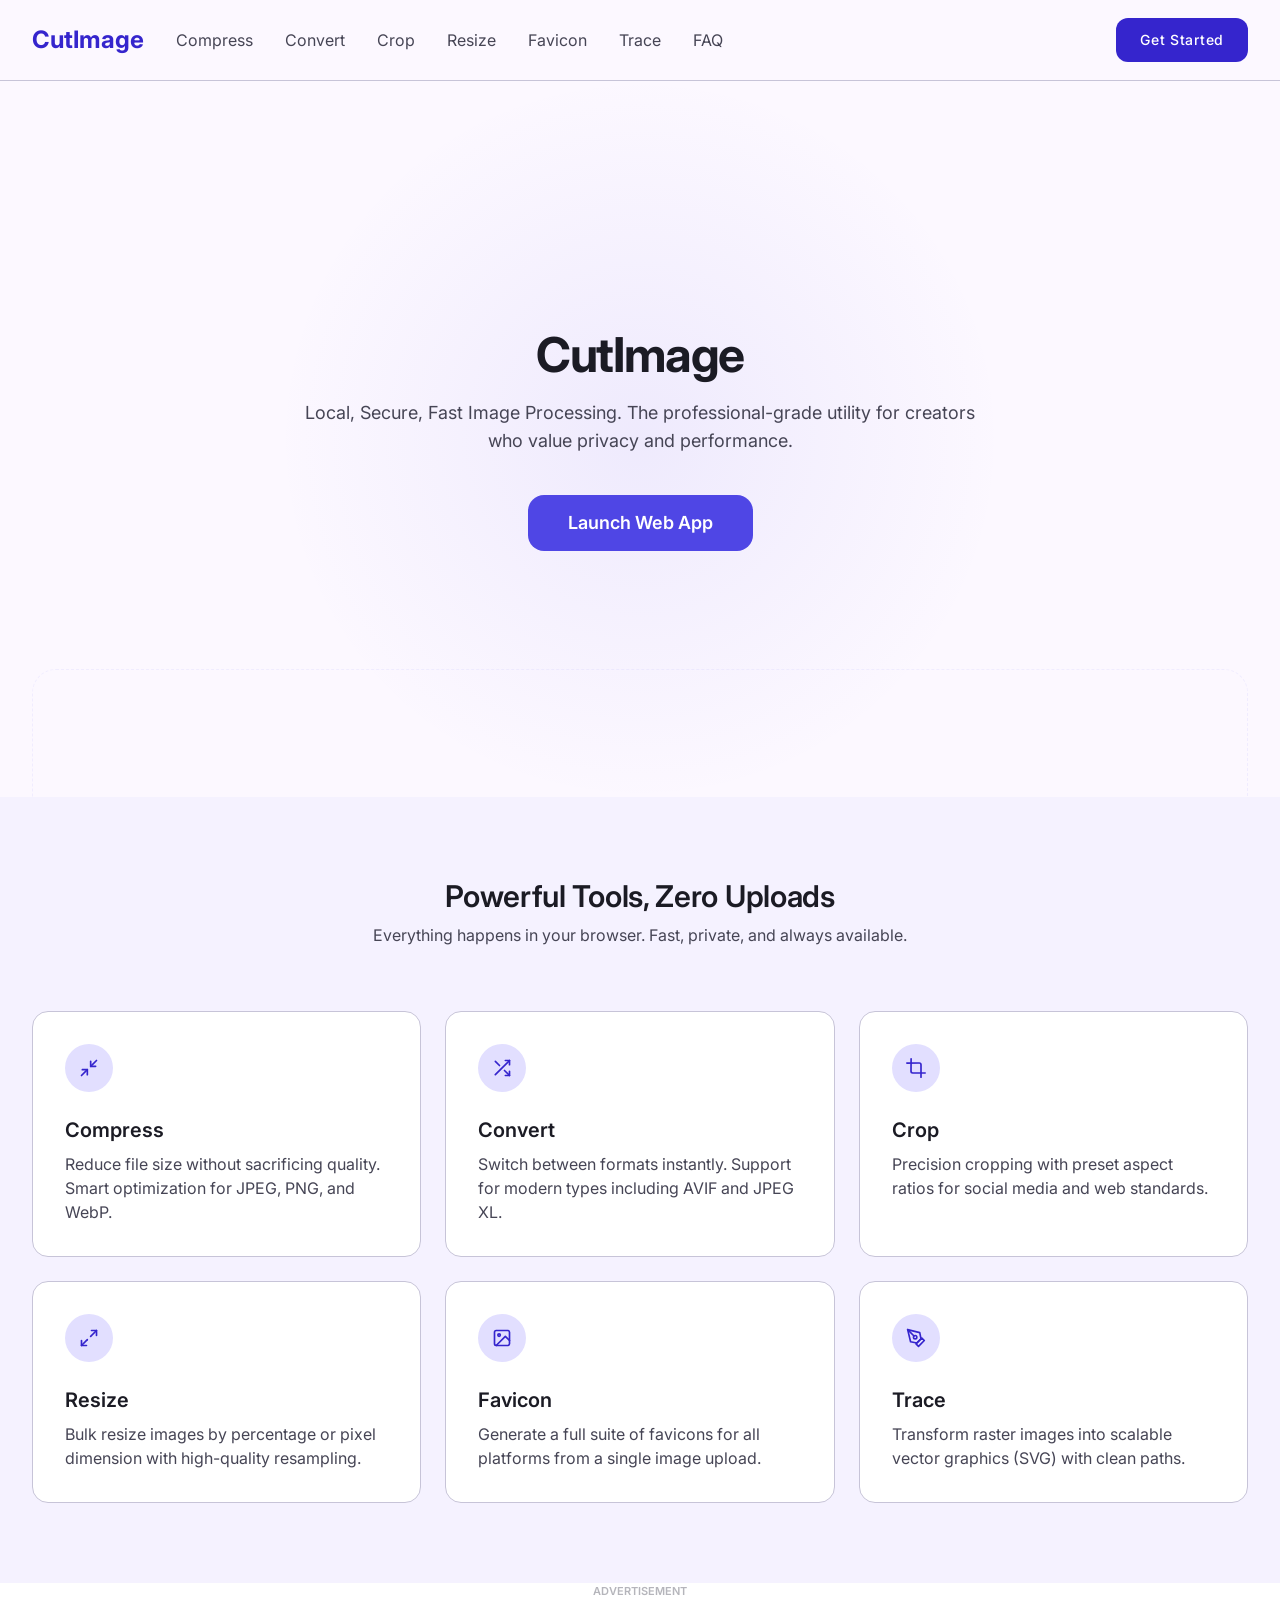
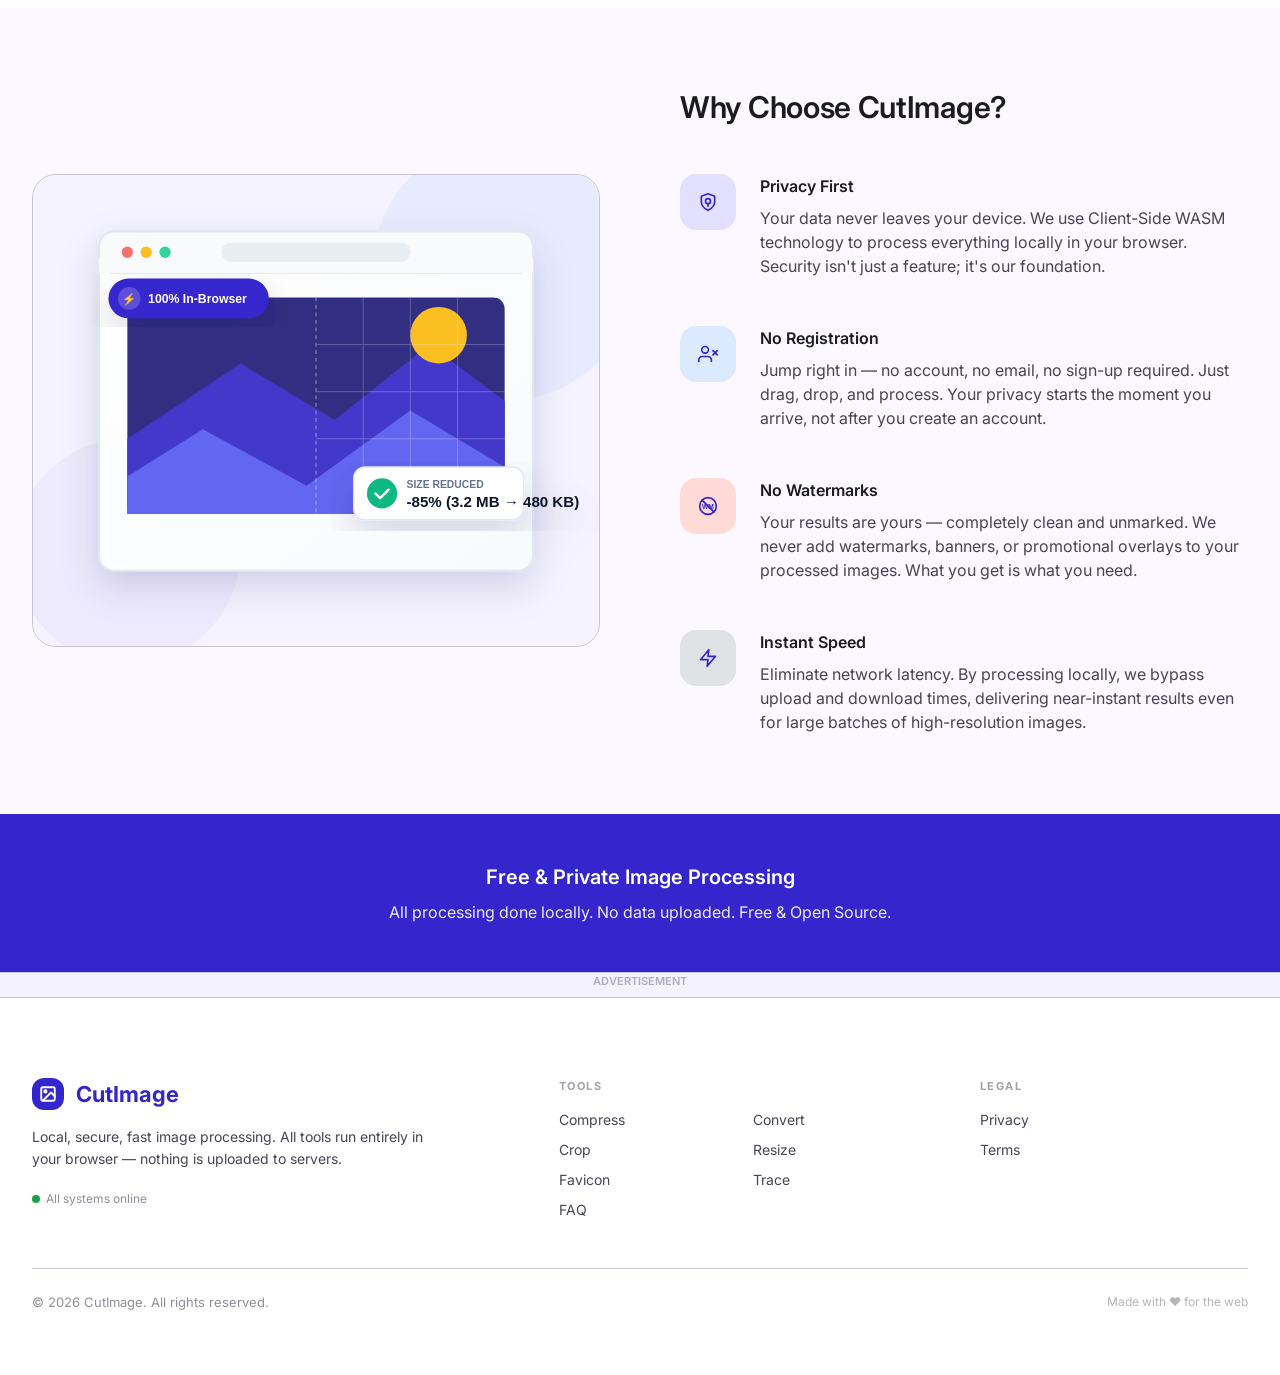
<file: index.html>
<!DOCTYPE html>
<html lang="en" dir="ltr">
<head>
  <meta charset="utf-8"/>
  <meta name="viewport" content="width=device-width, initial-scale=1"/>
  <title>CutImage - Free Online Image Tools | Compress, Convert, Resize & Vectorize</title>
  <meta name="description" content="Local, Secure, Fast Image Processing. Compress JPEG, PNG & WebP, convert formats, crop photos, bulk resize images, generate multi-size favicons, and trace vector SVG entirely in your browser with zero server uploads."/>
  <meta name="keywords" content="image compressor, convert image, crop image online, bulk image resizer, favicon generator, image to svg, client-side image editor, private image tools, free web image processor"/>
  <meta name="robots" content="index, follow"/>
  <link rel="canonical" href="https://imagetools.suanss.com/"/>

  <!-- Open Graph / Facebook -->
  <meta property="og:type" content="website"/>
  <meta property="og:url" content="https://imagetools.suanss.com/"/>
  <meta property="og:title" content="CutImage - Free Online Image Tools"/>
  <meta property="og:description" content="Process images 100% locally in your browser. Zero server uploads, maximum privacy, lightning-fast execution."/>
  <meta property="og:image" content="https://imagetools.suanss.com/images/hero-illustration.svg"/>
  <meta property="og:site_name" content="CutImage"/>

  <!-- Twitter -->
  <meta name="twitter:card" content="summary_large_image"/>
  <meta name="twitter:url" content="https://imagetools.suanss.com/"/>
  <meta name="twitter:title" content="CutImage - Free Online Image Tools"/>
  <meta name="twitter:description" content="High performance client-side image optimization suite. Compress, convert, crop, resize, and vectorize images securely."/>
  <meta name="twitter:image" content="https://imagetools.suanss.com/images/hero-illustration.svg"/>

  <!-- Icons & Manifest -->
  <link rel="icon" href="favicon.svg" type="image/svg+xml"/>
  <link rel="icon" type="image/png" sizes="32x32" href="favicon-32x32.png"/>
  <link rel="icon" type="image/png" sizes="16x16" href="favicon-16x16.png"/>
  <link rel="apple-touch-icon" sizes="180x180" href="apple-touch-icon.png"/>
  <link rel="manifest" href="site.webmanifest"/>

  <!-- Styles & Fonts -->
  <link rel="stylesheet" href="css/styles.css"/>
  <link rel="preconnect" href="https://fonts.googleapis.com"/>
  <link rel="preconnect" href="https://fonts.gstatic.com" crossorigin="anonymous"/>
  <link href="https://fonts.googleapis.com/css2?family=Inter:wght@400;500;600;700;800&display=swap" rel="stylesheet"/>
  <link href="https://fonts.googleapis.com/css2?family=Material+Symbols+Outlined:opsz,wght,FILL,GRAD@20..48,100..700,0..1,-50..200" rel="stylesheet"/>

  <!-- Google AdSense -->
  <script async src="https://pagead2.googlesyndication.com/pagead/js/adsbygoogle.js?client=ca-pub-1351402912518551" crossorigin="anonymous"></script>

  <!-- Structured Data -->
  <script type="application/ld+json">
  {
    "@context": "https://schema.org",
    "@graph": [
      {
        "@type": "WebSite",
        "@id": "https://imagetools.suanss.com/#website",
        "url": "https://imagetools.suanss.com/",
        "name": "CutImage",
        "description": "Free online client-side image processing suite",
        "publisher": {
          "@type": "Organization",
          "name": "CutImage",
          "logo": "https://imagetools.suanss.com/favicon.svg"
        }
      },
      {
        "@type": "WebApplication",
        "@id": "https://imagetools.suanss.com/#webapp",
        "name": "CutImage Suite",
        "url": "https://imagetools.suanss.com/",
        "applicationCategory": "MultimediaApplication",
        "operatingSystem": "All",
        "browserRequirements": "Requires JavaScript. Works in Chrome, Edge, Firefox, Safari.",
        "offers": {
          "@type": "Offer",
          "price": "0",
          "priceCurrency": "USD"
        }
      }
    ]
  }
  </script>
</head>
<body>
  <div class="min-h-screen flex flex-col" dir="ltr">
    <!-- Header -->
    <header class="w-full top-0 sticky bg-surface-bright border-b border-outline-variant z-50 safe-area-top">
      <nav class="flex justify-between items-center h-20 px-margin-x-sm md:px-margin-x max-w-container-max mx-auto">
        <div class="flex items-center gap-stack-lg">
          <a class="font-bold text-[24px] leading-[32px] shrink-0 text-primary" title="CutImage - Home" href="index.html">CutImage</a>
          <div class="hidden md:flex items-center gap-8">
            <a title="Compress images online - CutImage" class="text-[16px] leading-[24px] transition-colors text-on-surface-variant hover:text-primary" href="compress.html">Compress</a>
            <a title="Convert images online - CutImage" class="text-[16px] leading-[24px] transition-colors text-on-surface-variant hover:text-primary" href="convert.html">Convert</a>
            <a title="Crop images online - CutImage" class="text-[16px] leading-[24px] transition-colors text-on-surface-variant hover:text-primary" href="crop.html">Crop</a>
            <a title="Resize images online - CutImage" class="text-[16px] leading-[24px] transition-colors text-on-surface-variant hover:text-primary" href="resize.html">Resize</a>
            <a title="Favicon images online - CutImage" class="text-[16px] leading-[24px] transition-colors text-on-surface-variant hover:text-primary" href="favicon.html">Favicon</a>
            <a title="Trace images online - CutImage" class="text-[16px] leading-[24px] transition-colors text-on-surface-variant hover:text-primary" href="trace.html">Trace</a>
            <a title="FAQ images online - CutImage" class="text-[16px] leading-[24px] transition-colors text-on-surface-variant hover:text-primary" href="faq.html">FAQ</a>
          </div>
        </div>
        <div class="flex items-center gap-4">
          <a class="bg-primary text-on-primary px-6 py-3 rounded-lg text-[14px] font-medium tracking-[0.7px] leading-[20px] hover:bg-primary-container transition-all" title="Get Started - Compress Images Online Free" href="compress.html">Get Started</a>
          <button class="md:hidden flex items-center justify-center w-10 h-10 rounded-lg text-on-surface-variant hover:text-primary hover:bg-surface-container-low transition-colors" aria-label="Open menu" aria-expanded="false">
            <svg width="24" height="24" viewBox="0 0 24 24" fill="none" stroke="currentColor" stroke-width="2" stroke-linecap="round" stroke-linejoin="round">
              <line x1="3" y1="6" x2="21" y2="6"></line>
              <line x1="3" y1="12" x2="21" y2="12"></line>
              <line x1="3" y1="18" x2="21" y2="18"></line>
            </svg>
          </button>
        </div>
      </nav>
    </header>

    <!-- Main Content -->
    <main class="flex-1">
      <!-- SECTION 1: HERO -->
      <section class="relative flex flex-col items-center justify-center min-h-[580px] md:min-h-[716px] overflow-hidden px-margin-x-sm md:px-margin-x">
        <div class="absolute inset-0" style="background-image:url(&quot;data:image/svg+xml,%3Csvg viewBox=&#x27;0 0 1280 716&#x27; xmlns=&#x27;http://www.w3.org/2000/svg&#x27;%3E%3Crect x=&#x27;0&#x27; y=&#x27;0&#x27; height=&#x27;100%25&#x27; width=&#x27;100%25&#x27; fill=&#x27;url(%23grad)&#x27;/%3E%3Cdefs%3E%3CradialGradient id=&#x27;grad&#x27; gradientUnits=&#x27;userSpaceOnUse&#x27; cx=&#x27;50%25&#x27; cy=&#x27;50%25&#x27; r=&#x27;50%25&#x27;%3E%3Cstop stop-color=&#x27;rgba(79,70,229,0.08)&#x27; offset=&#x27;0&#x27;/%3E%3Cstop stop-color=&#x27;rgba(79,70,229,0)&#x27; offset=&#x27;0.7&#x27;/%3E%3C/radialGradient%3E%3C/defs%3E%3C/svg%3E&quot;)"></div>
        <div class="absolute bottom-0 left-0 right-0 h-[96px] md:h-[128px] opacity-20 px-margin-x-sm md:px-margin-x">
          <div class="w-full h-full border-t border-l border-r border-dashed border-primary-fixed-dim rounded-t-2xl"></div>
        </div>
        <div class="max-w-[768px] flex flex-col items-center gap-4 relative z-10">
          <h1 class="text-[36px] md:text-[48px] font-bold text-on-surface tracking-[-1.2px] leading-[44px] md:leading-[56px] text-center">CutImage</h1>
          <div class="max-w-[672px] text-center">
            <p class="text-[16px] md:text-[18px] leading-[24px] md:leading-[28px] text-on-surface-variant">Local, Secure, Fast Image Processing. The professional-grade utility for creators who value privacy and performance.</p>
          </div>
          <div class="flex gap-6 items-center pt-6">
            <a class="bg-primary-container text-on-primary text-[16px] md:text-[18px] leading-[24px] md:leading-[28px] px-8 md:px-10 py-[12px] md:py-[14px] rounded-xl font-semibold hover:bg-primary transition-colors" href="compress.html">Launch Web App</a>
          </div>
        </div>
      </section>

      <!-- SECTION 2: TOOLS GRID -->
      <section class="bg-surface-container-low px-margin-x-sm md:px-margin-x py-section-padding-sm md:py-section-padding">
        <div class="max-w-container-max mx-auto flex flex-col gap-12 md:gap-16">
          <div class="text-center">
            <h2 class="text-[24px] md:text-[30px] font-semibold text-on-surface tracking-[-0.3px] leading-[32px] md:leading-[38px]">Powerful Tools, Zero Uploads</h2>
            <p class="text-[16px] text-on-surface-variant leading-[24px] mt-2">Everything happens in your browser. Fast, private, and always available.</p>
          </div>
          <div class="grid grid-cols-1 md:grid-cols-2 lg:grid-cols-3 gap-4 md:gap-6">
            <!-- 1: Compress -->
            <a class="bg-surface-container-lowest border border-outline-variant rounded-xl p-6 md:p-8 flex flex-col gap-2 hover:shadow-lg hover:border-primary-fixed-dim transition-all duration-200 group" href="compress.html">
              <div class="bg-primary-fixed rounded-full w-12 h-12 flex items-center justify-center group-hover:bg-primary-fixed-dim transition-colors">
                <img alt="Compress icon" loading="lazy" width="20" height="20" class="w-5 h-5" src="images/icon-compress.svg"/>
              </div>
              <h3 class="text-[20px] text-on-surface leading-[28px] font-semibold pt-4">Compress</h3>
              <p class="text-[16px] text-on-surface-variant leading-[24px]">Reduce file size without sacrificing quality. Smart optimization for JPEG, PNG, and WebP.</p>
            </a>

            <!-- 2: Convert -->
            <a class="bg-surface-container-lowest border border-outline-variant rounded-xl p-6 md:p-8 flex flex-col gap-2 hover:shadow-lg hover:border-primary-fixed-dim transition-all duration-200 group" href="convert.html">
              <div class="bg-primary-fixed rounded-full w-12 h-12 flex items-center justify-center group-hover:bg-primary-fixed-dim transition-colors">
                <img alt="Convert icon" loading="lazy" width="20" height="20" class="w-5 h-5" src="images/icon-convert.svg"/>
              </div>
              <h3 class="text-[20px] text-on-surface leading-[28px] font-semibold pt-4">Convert</h3>
              <p class="text-[16px] text-on-surface-variant leading-[24px]">Switch between formats instantly. Support for modern types including AVIF and JPEG XL.</p>
            </a>

            <!-- 3: Crop -->
            <a class="bg-surface-container-lowest border border-outline-variant rounded-xl p-6 md:p-8 flex flex-col gap-2 hover:shadow-lg hover:border-primary-fixed-dim transition-all duration-200 group" href="crop.html">
              <div class="bg-primary-fixed rounded-full w-12 h-12 flex items-center justify-center group-hover:bg-primary-fixed-dim transition-colors">
                <img alt="Crop icon" loading="lazy" width="20" height="20" class="w-5 h-5" src="images/icon-crop.svg"/>
              </div>
              <h3 class="text-[20px] text-on-surface leading-[28px] font-semibold pt-4">Crop</h3>
              <p class="text-[16px] text-on-surface-variant leading-[24px]">Precision cropping with preset aspect ratios for social media and web standards.</p>
            </a>

            <!-- 4: Resize -->
            <a class="bg-surface-container-lowest border border-outline-variant rounded-xl p-6 md:p-8 flex flex-col gap-2 hover:shadow-lg hover:border-primary-fixed-dim transition-all duration-200 group" href="resize.html">
              <div class="bg-primary-fixed rounded-full w-12 h-12 flex items-center justify-center group-hover:bg-primary-fixed-dim transition-colors">
                <img alt="Resize icon" loading="lazy" width="20" height="20" class="w-5 h-5" src="images/icon-resize.svg"/>
              </div>
              <h3 class="text-[20px] text-on-surface leading-[28px] font-semibold pt-4">Resize</h3>
              <p class="text-[16px] text-on-surface-variant leading-[24px]">Bulk resize images by percentage or pixel dimension with high-quality resampling.</p>
            </a>

            <!-- 5: Favicon -->
            <a class="bg-surface-container-lowest border border-outline-variant rounded-xl p-6 md:p-8 flex flex-col gap-2 hover:shadow-lg hover:border-primary-fixed-dim transition-all duration-200 group" href="favicon.html">
              <div class="bg-primary-fixed rounded-full w-12 h-12 flex items-center justify-center group-hover:bg-primary-fixed-dim transition-colors">
                <img alt="Favicon icon" loading="lazy" width="20" height="20" class="w-5 h-5" src="images/icon-favicon.svg"/>
              </div>
              <h3 class="text-[20px] text-on-surface leading-[28px] font-semibold pt-4">Favicon</h3>
              <p class="text-[16px] text-on-surface-variant leading-[24px]">Generate a full suite of favicons for all platforms from a single image upload.</p>
            </a>

            <!-- 6: Trace -->
            <a class="bg-surface-container-lowest border border-outline-variant rounded-xl p-6 md:p-8 flex flex-col gap-2 hover:shadow-lg hover:border-primary-fixed-dim transition-all duration-200 group" href="trace.html">
              <div class="bg-primary-fixed rounded-full w-12 h-12 flex items-center justify-center group-hover:bg-primary-fixed-dim transition-colors">
                <img alt="Trace icon" loading="lazy" width="20" height="20" class="w-5 h-5" src="images/icon-trace.svg"/>
              </div>
              <h3 class="text-[20px] text-on-surface leading-[28px] font-semibold pt-4">Trace</h3>
              <p class="text-[16px] text-on-surface-variant leading-[24px]">Transform raster images into scalable vector graphics (SVG) with clean paths.</p>
            </a>
          </div>
        </div>
      </section>

      <!-- AD PLACEMENT 1 -->
      <div class="w-full bg-surface-container-lowest py-8 border-y border-outline-variant">
        <div class="max-w-container-max mx-auto px-margin-x-sm md:px-margin-x text-center">
          <div class="text-[11px] uppercase tracking-wider text-on-surface-variant/40 font-semibold mb-2">Advertisement</div>
          <div class="min-h-[90px] flex items-center justify-center">
            <ins class="adsbygoogle"
                 style="display:block"
                 data-ad-client="ca-pub-1351402912518551"
                 data-ad-slot="1234567890"
                 data-ad-format="auto"
                 data-full-width-responsive="true"></ins>
          </div>
        </div>
      </div>

      <!-- SECTION 3: WHY CHOOSE CUTIMAGE -->
      <section class="bg-surface-bright px-margin-x-sm md:px-margin-x py-section-padding-sm md:py-section-padding">
        <div class="max-w-container-max mx-auto flex flex-col lg:flex-row gap-12 md:gap-20 items-center">
          <div class="flex-1 w-full">
            <div class="border border-outline-variant rounded-2xl overflow-hidden">
              <img alt="CutImage Illustration" loading="lazy" width="560" height="566" class="w-full h-auto" src="images/hero-illustration.svg"/>
            </div>
          </div>
          <div class="flex-1 flex flex-col gap-8 md:gap-12">
            <h2 class="text-[24px] md:text-[30px] font-semibold text-on-surface tracking-[-0.3px] leading-[32px] md:leading-[38px]">Why Choose CutImage?</h2>
            
            <div class="flex gap-5 md:gap-6 items-start">
              <div class="w-12 h-12 md:w-14 md:h-14 rounded-xl flex items-center justify-center shrink-0 bg-primary-fixed">
                <img alt="Privacy First" loading="lazy" width="22" height="22" class="w-5 h-5" src="images/icon-privacy.svg"/>
              </div>
              <div class="flex flex-col gap-1 md:gap-2">
                <h3 class="text-[16px] font-semibold text-on-surface leading-[24px]">Privacy First</h3>
                <div>
                  <p class="text-[15px] md:text-[16px] text-on-surface-variant leading-[22px] md:leading-[24px]">Your data never leaves your device. We use Client-Side WASM technology to process everything locally in your browser. Security isn't just a feature; it's our foundation.</p>
                </div>
              </div>
            </div>

            <div class="flex gap-5 md:gap-6 items-start">
              <div class="w-12 h-12 md:w-14 md:h-14 rounded-xl flex items-center justify-center shrink-0 bg-info-container">
                <img alt="No Registration" loading="lazy" width="22" height="22" class="w-5 h-5" src="images/icon-noreg.svg"/>
              </div>
              <div class="flex flex-col gap-1 md:gap-2">
                <h3 class="text-[16px] font-semibold text-on-surface leading-[24px]">No Registration</h3>
                <div>
                  <p class="text-[15px] md:text-[16px] text-on-surface-variant leading-[22px] md:leading-[24px]">Jump right in — no account, no email, no sign-up required. Just drag, drop, and process. Your privacy starts the moment you arrive, not after you create an account.</p>
                </div>
              </div>
            </div>

            <div class="flex gap-5 md:gap-6 items-start">
              <div class="w-12 h-12 md:w-14 md:h-14 rounded-xl flex items-center justify-center shrink-0 bg-error-container">
                <img alt="No Watermarks" loading="lazy" width="22" height="22" class="w-5 h-5" src="images/icon-nowatermark.svg"/>
              </div>
              <div class="flex flex-col gap-1 md:gap-2">
                <h3 class="text-[16px] font-semibold text-on-surface leading-[24px]">No Watermarks</h3>
                <div>
                  <p class="text-[15px] md:text-[16px] text-on-surface-variant leading-[22px] md:leading-[24px]">Your results are yours — completely clean and unmarked. We never add watermarks, banners, or promotional overlays to your processed images. What you get is what you need.</p>
                </div>
              </div>
            </div>

            <div class="flex gap-5 md:gap-6 items-start">
              <div class="w-12 h-12 md:w-14 md:h-14 rounded-xl flex items-center justify-center shrink-0 bg-secondary-container">
                <img alt="Instant Speed" loading="lazy" width="22" height="22" class="w-5 h-5" src="images/icon-speed.svg"/>
              </div>
              <div class="flex flex-col gap-1 md:gap-2">
                <h3 class="text-[16px] font-semibold text-on-surface leading-[24px]">Instant Speed</h3>
                <div>
                  <p class="text-[15px] md:text-[16px] text-on-surface-variant leading-[22px] md:leading-[24px]">Eliminate network latency. By processing locally, we bypass upload and download times, delivering near-instant results even for large batches of high-resolution images.</p>
                </div>
              </div>
            </div>
          </div>
        </div>
      </section>

      <!-- SECTION 4: CALLOUT BANNER -->
      <section class="bg-primary px-margin-x-sm md:px-margin-x py-10 md:py-12">
        <div class="max-w-container-max mx-auto text-center">
          <h2 class="text-[18px] md:text-[20px] font-semibold text-on-primary leading-[26px] md:leading-[30px] mb-2">Free &amp; Private Image Processing</h2>
          <p class="text-[15px] md:text-[16px] text-on-primary/90 leading-[22px] md:leading-[24px]">All processing done locally. No data uploaded. Free &amp; Open Source.</p>
        </div>
      </section>

      <!-- AD PLACEMENT 2 -->
      <div class="w-full bg-surface-container-low py-8 border-t border-outline-variant">
        <div class="max-w-container-max mx-auto px-margin-x-sm md:px-margin-x text-center">
          <div class="text-[11px] uppercase tracking-wider text-on-surface-variant/40 font-semibold mb-2">Advertisement</div>
          <div class="min-h-[90px] flex items-center justify-center">
            <ins class="adsbygoogle"
                 style="display:block"
                 data-ad-client="ca-pub-1351402912518551"
                 data-ad-slot="2345678901"
                 data-ad-format="auto"
                 data-full-width-responsive="true"></ins>
          </div>
        </div>
      </div>
    </main>

    <!-- Footer -->
    <footer class="w-full border-t border-outline-variant bg-surface-container-lowest">
      <div class="px-margin-x-sm md:px-margin-x max-w-container-max mx-auto pt-section-padding-sm md:pt-section-padding pb-12 md:pb-16">
        <div class="grid grid-cols-1 md:grid-cols-12 gap-8 md:gap-12">
          <div class="md:col-span-5 flex flex-col gap-4">
            <div class="flex items-center gap-3">
              <div class="w-8 h-8 bg-primary rounded-lg flex items-center justify-center">
                <svg width="18" height="18" viewBox="0 0 24 24" fill="none" stroke="white" stroke-width="2.5" stroke-linecap="round" stroke-linejoin="round">
                  <rect x="3" y="3" width="18" height="18" rx="2" ry="2"></rect>
                  <circle cx="8.5" cy="8.5" r="1.5"></circle>
                  <polyline points="21 15 16 10 5 21"></polyline>
                </svg>
              </div>
              <span class="font-bold text-[22px] leading-[28px] text-primary">CutImage</span>
            </div>
            <p class="text-[14px] leading-[22px] text-on-surface-variant max-w-[400px]">Local, secure, fast image processing. All tools run entirely in your browser — nothing is uploaded to servers.</p>
            <div class="flex items-center gap-3 pt-1">
              <span class="inline-flex items-center gap-1.5 text-[12px] text-on-surface-variant/60">
                <span class="w-2 h-2 rounded-full bg-success inline-block"></span>All systems online
              </span>
            </div>
          </div>
          <div class="md:col-span-4 flex flex-col gap-4">
            <span class="text-[11px] font-bold text-on-surface-variant/50 tracking-[1.5px] uppercase leading-[16px]">Tools</span>
            <nav class="grid grid-cols-2 gap-x-4 gap-y-2.5">
              <a class="text-[14px] leading-[20px] text-on-surface-variant hover:text-primary transition-colors w-fit" href="compress.html">Compress</a>
              <a class="text-[14px] leading-[20px] text-on-surface-variant hover:text-primary transition-colors w-fit" href="convert.html">Convert</a>
              <a class="text-[14px] leading-[20px] text-on-surface-variant hover:text-primary transition-colors w-fit" href="crop.html">Crop</a>
              <a class="text-[14px] leading-[20px] text-on-surface-variant hover:text-primary transition-colors w-fit" href="resize.html">Resize</a>
              <a class="text-[14px] leading-[20px] text-on-surface-variant hover:text-primary transition-colors w-fit" href="favicon.html">Favicon</a>
              <a class="text-[14px] leading-[20px] text-on-surface-variant hover:text-primary transition-colors w-fit" href="trace.html">Trace</a>
              <a class="text-[14px] leading-[20px] text-on-surface-variant hover:text-primary transition-colors w-fit" href="faq.html">FAQ</a>
            </nav>
          </div>
          <div class="md:col-span-3 flex flex-col gap-4">
            <span class="text-[11px] font-bold text-on-surface-variant/50 tracking-[1.5px] uppercase leading-[16px]">Legal</span>
            <nav class="flex flex-col gap-2.5">
              <a class="text-[14px] leading-[20px] text-on-surface-variant hover:text-primary transition-colors w-fit" href="privacy.html">Privacy</a>
              <a class="text-[14px] leading-[20px] text-on-surface-variant hover:text-primary transition-colors w-fit" href="terms.html">Terms</a>
            </nav>
          </div>
        </div>
        <div class="mt-10 md:mt-12 pt-6 border-t border-outline-variant flex flex-col sm:flex-row items-center justify-between gap-4">
          <p class="text-[13px] leading-[18px] text-on-surface-variant/60">&copy; 2026 CutImage. All rights reserved.</p>
          <p class="text-[12px] leading-[16px] text-on-surface-variant/40">Made with &hearts; for the web</p>
        </div>
      </div>
    </footer>
  </div>

  <script src="js/app.js"></script>
</body>
</html>
</file>
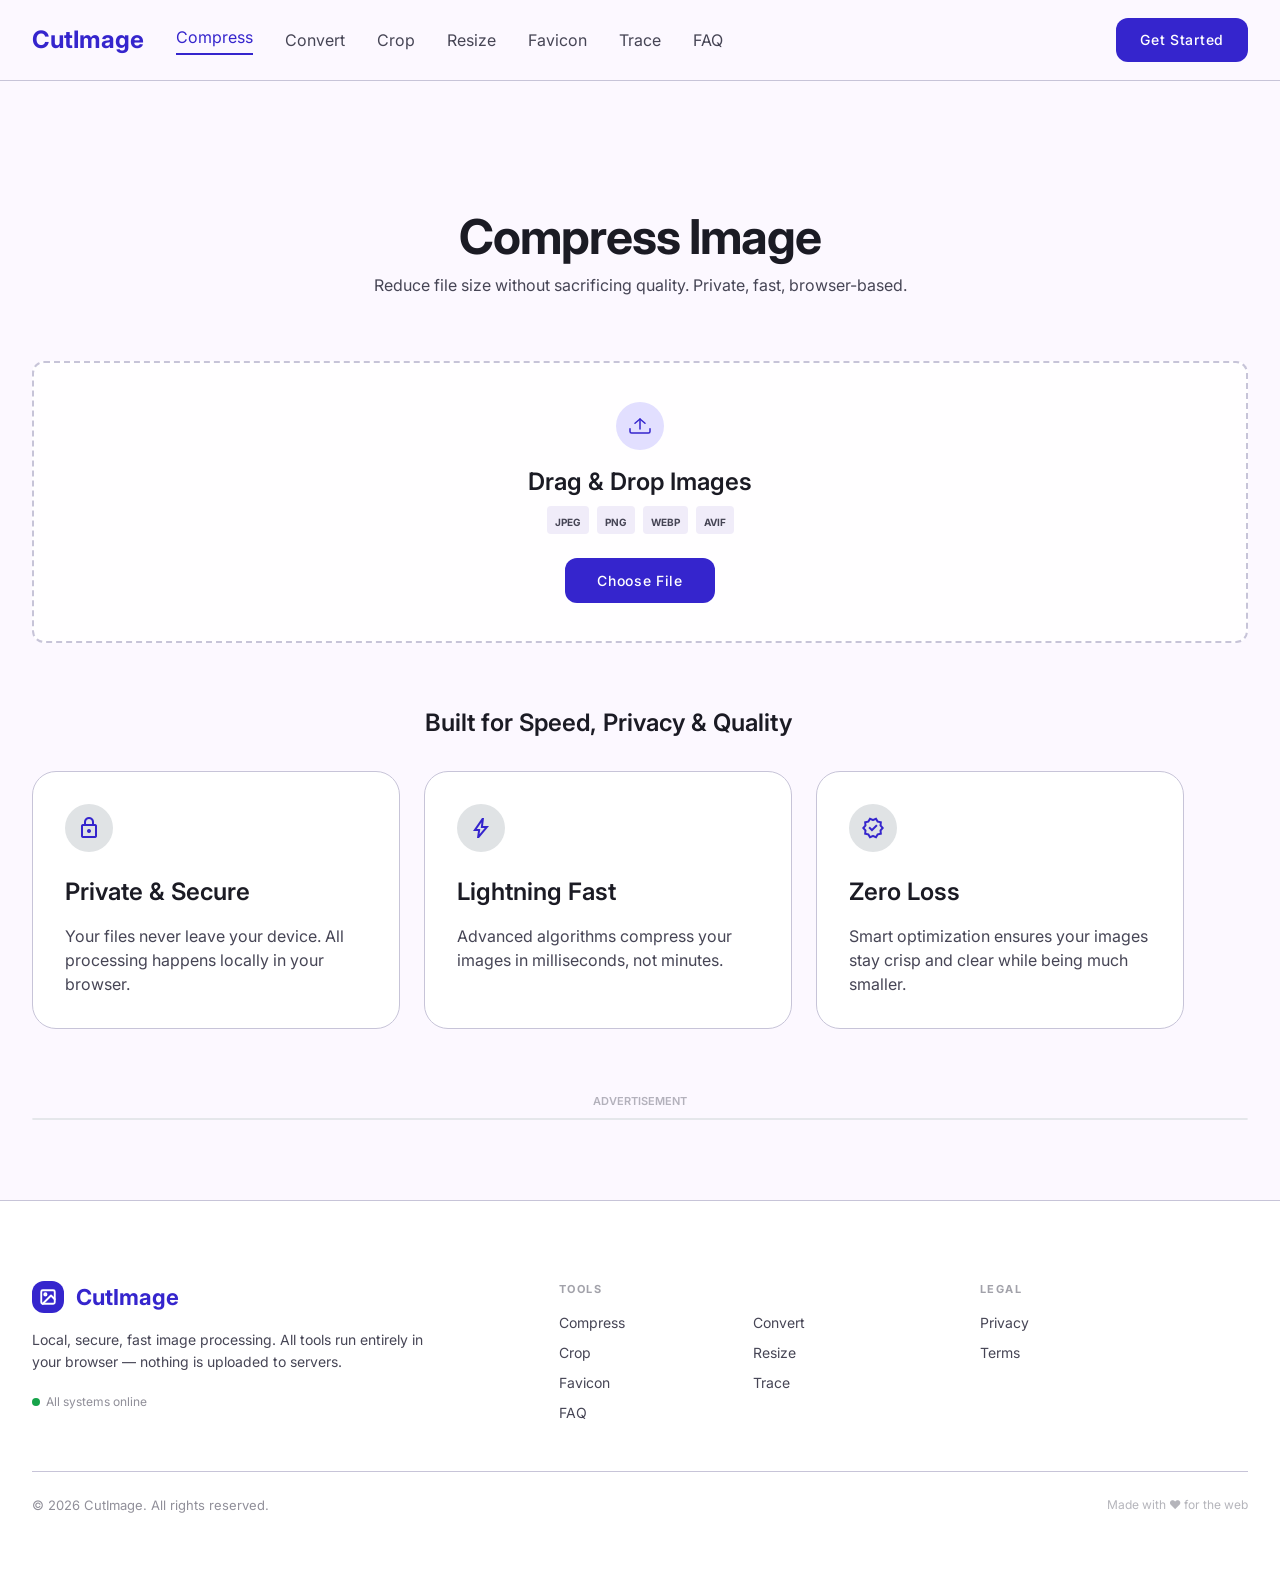
<file: compress.html>
<!DOCTYPE html>
<html lang="en" dir="ltr">
<head>
  <meta charset="utf-8"/>
  <meta name="viewport" content="width=device-width, initial-scale=1"/>
  <title>Free Image Compressor - JPEG, PNG & WebP | CutImage</title>
  <meta name="description" content="Compress images online for free. Reduce file size up to 90% without losing quality. Fast, private, client-side batch compression."/>
  <meta name="keywords" content="image compressor, compress image, reduce image size, compress jpeg, compress png, compress webp, online image optimizer"/>
  <meta name="robots" content="index, follow"/>
  <link rel="canonical" href="https://imagetools.suanss.com/compress"/>

  <!-- Alternate hreflangs -->
  <link rel="alternate" hreflang="en" href="https://imagetools.suanss.com/compress"/>
  <link rel="alternate" hreflang="x-default" href="https://imagetools.suanss.com/compress"/>

  <!-- Open Graph -->
  <meta property="og:type" content="website"/>
  <meta property="og:url" content="https://imagetools.suanss.com/compress"/>
  <meta property="og:title" content="Free Image Compressor - CutImage"/>
  <meta property="og:description" content="Compress JPEG, PNG, and WebP images directly in your browser with zero server uploads."/>
  <meta property="og:image" content="https://imagetools.suanss.com/images/hero-illustration.svg"/>
  <meta property="og:site_name" content="CutImage"/>

  <!-- Twitter -->
  <meta name="twitter:card" content="summary_large_image"/>
  <meta name="twitter:title" content="Free Image Compressor - CutImage"/>
  <meta name="twitter:description" content="Reduce file size up to 90% without losing quality. 100% private in-browser compression."/>
  <meta name="twitter:image" content="https://imagetools.suanss.com/images/hero-illustration.svg"/>

  <link rel="icon" href="favicon.svg" type="image/svg+xml"/>
  <link rel="apple-touch-icon" href="apple-touch-icon.svg" type="image/svg+xml"/>

  <link rel="stylesheet" href="css/styles.css"/>
  <link rel="preconnect" href="https://fonts.googleapis.com"/>
  <link rel="preconnect" href="https://fonts.gstatic.com" crossorigin="anonymous"/>
  <link href="https://fonts.googleapis.com/css2?family=Inter:wght@400;500;600;700;800&display=swap" rel="stylesheet"/>
  <link href="https://fonts.googleapis.com/css2?family=Material+Symbols+Outlined:opsz,wght,FILL,GRAD@20..48,100..700,0..1,-50..200" rel="stylesheet"/>

  <!-- Google AdSense -->
  <script async src="https://pagead2.googlesyndication.com/pagead/js/adsbygoogle.js?client=ca-pub-1351402912518551" crossorigin="anonymous"></script>

  <!-- WebApplication Structured Data -->
  <script type="application/ld+json">
  {
    "@context": "https://schema.org",
    "@type": "WebApplication",
    "name": "CutImage Image Compressor",
    "url": "https://imagetools.suanss.com/compress",
    "applicationCategory": "MultimediaApplication",
    "operatingSystem": "All",
    "offers": {
      "@type": "Offer",
      "price": "0",
      "priceCurrency": "USD"
    },
    "description": "High-efficiency client-side image compression tool for JPEG, PNG, and WebP."
  }
  </script>

  <style>
    .drag-active{border-color:#3525cd!important;background:rgba(53,37,205,0.03)!important}
    #split-wrap{position:relative;overflow:hidden;cursor:ew-resize;user-select:none;-webkit-user-select:none}
    #split-wrap .layer{position:absolute;top:0;left:0;width:100%;height:100%}
    #split-wrap .layer img{width:100%;height:100%;object-fit:contain;display:block}
    #split-wrap .divider{position:absolute;top:0;bottom:0;width:3px;background:#4f46e5;z-index:10;pointer-events:none}
    #split-wrap .handle{position:absolute;top:50%;left:50%;transform:translate(-50%,-50%);width:32px;height:32px;border-radius:50%;background:#4f46e5;border:2px solid white;box-shadow:0 2px 6px rgba(0,0,0,0.3);display:flex;align-items:center;justify-content:center;z-index:11;pointer-events:none}
    #split-wrap .label{position:absolute;top:12px;padding:4px 10px;border-radius:9999px;font-size:10px;font-weight:700;color:white;text-transform:uppercase;letter-spacing:1px;z-index:5;pointer-events:none}
  </style>
</head>
<body>
  <div class="min-h-screen flex flex-col" dir="ltr">
    <!-- Header -->
    <header class="w-full top-0 sticky bg-surface-bright border-b border-outline-variant z-50 safe-area-top">
      <nav class="flex justify-between items-center h-20 px-margin-x-sm md:px-margin-x max-w-container-max mx-auto">
        <div class="flex items-center gap-stack-lg">
          <a class="font-bold text-[24px] leading-[32px] shrink-0 text-primary" title="CutImage - Home" href="index.html">CutImage</a>
          <div class="hidden md:flex items-center gap-8">
            <a title="Compress images online - CutImage" class="text-[16px] leading-[24px] transition-colors text-primary border-b-2 border-primary pb-1" href="compress.html">Compress</a>
            <a title="Convert images online - CutImage" class="text-[16px] leading-[24px] transition-colors text-on-surface-variant hover:text-primary" href="convert.html">Convert</a>
            <a title="Crop images online - CutImage" class="text-[16px] leading-[24px] transition-colors text-on-surface-variant hover:text-primary" href="crop.html">Crop</a>
            <a title="Resize images online - CutImage" class="text-[16px] leading-[24px] transition-colors text-on-surface-variant hover:text-primary" href="resize.html">Resize</a>
            <a title="Favicon images online - CutImage" class="text-[16px] leading-[24px] transition-colors text-on-surface-variant hover:text-primary" href="favicon.html">Favicon</a>
            <a title="Trace images online - CutImage" class="text-[16px] leading-[24px] transition-colors text-on-surface-variant hover:text-primary" href="trace.html">Trace</a>
            <a title="FAQ images online - CutImage" class="text-[16px] leading-[24px] transition-colors text-on-surface-variant hover:text-primary" href="faq.html">FAQ</a>
          </div>
        </div>
        <div class="flex items-center gap-4">
          <a class="bg-primary text-on-primary px-6 py-3 rounded-lg text-[14px] font-medium tracking-[0.7px] leading-[20px] hover:bg-primary-container transition-all" title="Get Started - Compress Images Online Free" href="compress.html">Get Started</a>
          <button class="md:hidden flex items-center justify-center w-10 h-10 rounded-lg text-on-surface-variant hover:text-primary hover:bg-surface-container-low transition-colors" aria-label="Open menu" aria-expanded="false">
            <svg width="24" height="24" viewBox="0 0 24 24" fill="none" stroke="currentColor" stroke-width="2" stroke-linecap="round" stroke-linejoin="round">
              <line x1="3" y1="6" x2="21" y2="6"></line>
              <line x1="3" y1="12" x2="21" y2="12"></line>
              <line x1="3" y1="18" x2="21" y2="18"></line>
            </svg>
          </button>
        </div>
      </nav>
    </header>

    <!-- Main Content -->
    <main class="flex-1">
      <div class="flex flex-col items-stretch max-w-container-max mx-auto pt-28 md:pt-32 pb-section-padding gap-12 md:gap-16">
        <!-- Title -->
        <div class="flex flex-col gap-2 items-center px-margin-x-sm md:px-margin-x">
          <h1 class="text-[48px] font-bold text-[#1b1b24] tracking-[-0.96px] leading-[56px] text-center">Compress Image</h1>
          <div class="max-w-[672px]"><p class="text-[16px] leading-[24px] text-[#464555] text-center">Reduce file size without sacrificing quality. Private, fast, browser-based.</p></div>
        </div>

        <!-- Upload -->
        <div class="flex flex-col gap-6 px-margin-x-sm md:px-margin-x">
          <div id="dropzone" class="backdrop-blur-[6px] bg-[rgba(255,255,255,0.8)] border-2 border-dashed border-[#c7c4d8] flex flex-col items-center justify-center min-h-[200px] px-[34px] py-[38.5px] rounded-[12px] cursor-pointer transition-all hover:border-[#3525cd] hover:bg-[rgba(53,37,205,0.03)]">
            <div class="bg-[#e2dfff] rounded-full flex items-center justify-center w-[48px] h-[48px] mb-4">
              <svg width="22" height="16" viewBox="0 0 22 16" fill="none"><path d="M21 10.75V13.5C21 14.3284 20.3284 15 19.5 15H2.5C1.67157 15 1 14.3284 1 13.5V10.75" stroke="#3525cd" stroke-width="1.5" stroke-linecap="round" stroke-linejoin="round"/><path d="M16 5.25L11 1L6 5.25" stroke="#3525cd" stroke-width="1.5" stroke-linecap="round" stroke-linejoin="round"/><path d="M11 1V11" stroke="#3525cd" stroke-width="1.5" stroke-linecap="round" stroke-linejoin="round"/></svg>
            </div>
            <h2 class="text-[24px] font-semibold text-[#1b1b24] leading-[32px] mb-2">Drag &amp; Drop Images</h2>
            <div class="flex gap-2 items-center justify-center mb-0">
              <div class="bg-[#f0ecf9] rounded-[4px] px-2 py-0.5"><span class="text-[10px] font-bold text-[#464555] uppercase leading-[15px]">JPEG</span></div>
              <div class="bg-[#f0ecf9] rounded-[4px] px-2 py-0.5"><span class="text-[10px] font-bold text-[#464555] uppercase leading-[15px]">PNG</span></div>
              <div class="bg-[#f0ecf9] rounded-[4px] px-2 py-0.5"><span class="text-[10px] font-bold text-[#464555] uppercase leading-[15px]">WEBP</span></div>
              <div class="bg-[#f0ecf9] rounded-[4px] px-2 py-0.5"><span class="text-[10px] font-bold text-[#464555] uppercase leading-[15px]">AVIF</span></div>
            </div>
            <input type="file" id="file-upload" accept="image/*" multiple class="hidden"/>
            <label for="file-upload" class="mt-6 bg-[#3525cd] text-white text-[14px] font-medium tracking-[0.7px] px-8 py-3 rounded-lg cursor-pointer hover:bg-[#2e1fb0] transition-colors inline-block">Choose File</label>
          </div>

          <!-- Settings -->
          <div id="settings-panel" class="backdrop-blur-[6px] bg-[rgba(255,255,255,0.8)] border border-[#c7c4d8] rounded-[12px] p-[25px] shadow-[0px_1px_2px_0px_rgba(0,0,0,0.05)] relative z-10 hidden">
            <div class="flex items-center gap-3 mb-6">
              <div class="bg-[#e2dfff] rounded-full w-8 h-8 flex items-center justify-center"><svg width="17" height="17" viewBox="0 0 17 17" fill="none"><path d="M8 1.5L9.8 5.17L14 5.7L11 8.62L11.6 12.8L8 10.92L4.4 12.8L5 8.62L2 5.7L6.2 5.17L8 1.5Z" stroke="#3525cd" stroke-width="1.5" stroke-linecap="round" stroke-linejoin="round"/></svg></div>
              <h4 class="text-[20px] font-normal text-[#1b1b24] leading-[30px]">Settings</h4>
            </div>
            <div class="flex flex-col md:flex-row gap-6 items-start">
              <div class="flex-[2] flex flex-col gap-6 w-full">
                <!-- Quality -->
                <div>
                  <div class="flex items-center justify-between mb-3">
                    <span class="text-[14px] font-medium text-[#1b1b24] tracking-[0.7px] leading-[20px]">Quality</span>
                    <div class="bg-[#e2dfff] rounded-full px-3 py-1"><span id="q-val" class="text-[14px] font-medium text-[#3525cd]">80%</span></div>
                  </div>
                  <div class="bg-[#e0e3e5] h-2 rounded-full relative">
                    <input type="range" id="q-range" min="1" max="100" value="80" class="absolute inset-0 w-full h-full opacity-0 cursor-pointer z-10"/>
                    <div id="q-thumb" class="absolute top-1/2 -translate-y-1/2 w-[18px] h-[18px] bg-[#3525cd] rounded-full shadow pointer-events-none" style="left:calc(80% - 9px)"></div>
                    <div id="q-fill" class="h-full bg-[#3525cd] rounded-full" style="width:80%"></div>
                  </div>
                </div>
                <!-- Format -->
                <div>
                  <span class="text-[14px] font-medium text-[#1b1b24] tracking-[0.7px] leading-[20px] block mb-2">Output Format</span>
                  <div class="relative" id="fmt-wrap">
                    <button id="fmt-btn" class="bg-[#f5f2ff] border border-[#c7c4d8] rounded-lg px-[17px] py-[11px] w-full flex items-center justify-between text-left">
                      <span id="fmt-label" class="text-[14px] font-medium text-[#1b1b24]">WebP (Highly Optimized)</span>
                      <svg width="12" height="8" viewBox="0 0 12 8" fill="none"><path d="M1 1.5L6 6.5L11 1.5" stroke="#1b1b24" stroke-width="1.5" stroke-linecap="round" stroke-linejoin="round"/></svg>
                    </button>
                    <div id="fmt-menu" class="absolute top-full left-0 right-0 mt-1 bg-white border border-[#c7c4d8] rounded-lg shadow-lg z-20 overflow-hidden hidden"></div>
                  </div>
                </div>
                <!-- Target Size -->
                <div>
                  <span class="text-[14px] font-medium text-[#1b1b24] tracking-[0.7px] leading-[20px] block mb-2">Target Size (KB) <span class="text-[12px] text-[#777587]">(optional)</span></span>
                  <input type="number" id="target-kb" min="1" placeholder="e.g. 100" class="bg-[#f5f2ff] border border-[#c7c4d8] rounded-lg px-[17px] py-[11px] w-full text-[14px] font-medium text-[#1b1b24] placeholder:text-[#777587] focus:outline-none focus:border-[#3525cd]"/>
                </div>
              </div>
              <div class="flex-1 flex flex-col gap-3 justify-end md:pt-[36px]">
                <button id="btn-compress" class="bg-[#3525cd] flex items-center justify-center gap-2 py-[14px] rounded-[12px] w-full text-white text-[14px] font-medium tracking-[0.7px] leading-[20px] disabled:opacity-50 disabled:cursor-not-allowed hover:bg-[#2e1fb0] transition-colors shadow">
                  <svg width="16" height="16" viewBox="0 0 16 16" fill="none"><path d="M11.5 7.75L8 11.5L4.5 7.75" stroke="white" stroke-width="1.5" stroke-linecap="round" stroke-linejoin="round"/><path d="M8 2V11" stroke="white" stroke-width="1.5" stroke-linecap="round" stroke-linejoin="round"/></svg>
                  Compress All
                </button>
                <button id="btn-clear" class="bg-[#eae6f4] flex items-center justify-center gap-2 py-[14px] rounded-[12px] w-full text-[#1b1b24] text-[14px] font-medium tracking-[0.7px] leading-[20px] hover:bg-[#ddd8eb] transition-colors">Clear All</button>
              </div>
            </div>
          </div>
        </div>

        <!-- Results -->
        <div id="results-hdr" class="flex flex-col gap-6 px-margin-x-sm md:px-margin-x pt-2 hidden">
          <div class="flex items-center justify-between pb-4 border-b border-[#c7c4d8]">
            <h2 class="text-[24px] font-semibold text-[#1b1b24] leading-[32px]">Compressed Images</h2>
            <div class="flex gap-3 items-center">
              <button id="btn-clearall" class="border border-[#c7c4d8] rounded-lg flex items-center gap-2 px-[17px] py-[9px] text-[14px] font-medium text-[#1b1b24] hover:bg-gray-50 transition-colors">Clear All</button>
              <button id="btn-dlall" class="bg-[#3525cd] rounded-lg flex items-center gap-2 py-[9px] px-6 text-[14px] font-medium text-white tracking-[0.7px] leading-[20px] hover:bg-[#2e1fb0] transition-colors hidden">Download All</button>
            </div>
          </div>
          <div id="stats" class="flex items-center gap-4 hidden">
            <div class="flex flex-col"><span class="text-[10px] font-bold text-[#777587] tracking-[1px] uppercase leading-[15px]">Compressed</span><span id="st-comp" class="text-[12px] font-bold text-[#3525cd] leading-[18px]">0 KB</span></div>
            <div class="flex flex-col items-end"><span class="text-[10px] font-bold text-[#777587] tracking-[1px] uppercase leading-[15px]">Saved</span><span id="st-save" class="text-[12px] font-bold text-[#3525cd] leading-[18px]">0%</span></div>
            <div class="flex flex-col ml-auto"><span class="text-[10px] font-bold text-[#777587] tracking-[1px] uppercase leading-[15px]">Original</span><span id="st-orig" class="text-[12px] font-normal text-[#464555] leading-[18px]">0 KB</span></div>
          </div>
        </div>

        <div id="cards-wrap" class="flex flex-col gap-6 px-margin-x-sm md:px-margin-x pt-2 hidden">
          <div id="cards" class="grid grid-cols-1 md:grid-cols-2 lg:grid-cols-3 gap-6"></div>
        </div>

        <!-- Features -->
        <section class="flex flex-col gap-8 max-w-[1216px] px-margin-x-sm md:px-margin-x w-full">
          <h2 class="text-[24px] font-semibold text-[#1b1b24] leading-[32px] text-center">Built for Speed, Privacy &amp; Quality</h2>
          <div class="grid grid-cols-1 md:grid-cols-3 gap-6 w-full">
            <div class="bg-surface-container-lowest p-8 rounded-2xl border border-outline-variant hover:shadow-lg transition-all duration-300">
              <div class="bg-secondary-container rounded-full w-12 h-12 flex items-center justify-center text-primary mb-6"><span class="material-symbols-outlined">lock</span></div>
              <h3 class="text-[24px] font-semibold leading-[32px] mb-4">Private &amp; Secure</h3>
              <p class="text-[16px] leading-[24px] text-on-surface-variant">Your files never leave your device. All processing happens locally in your browser.</p>
            </div>
            <div class="bg-surface-container-lowest p-8 rounded-2xl border border-outline-variant hover:shadow-lg transition-all duration-300">
              <div class="bg-secondary-container rounded-full w-12 h-12 flex items-center justify-center text-primary mb-6"><span class="material-symbols-outlined">bolt</span></div>
              <h3 class="text-[24px] font-semibold leading-[32px] mb-4">Lightning Fast</h3>
              <p class="text-[16px] leading-[24px] text-on-surface-variant">Advanced algorithms compress your images in milliseconds, not minutes.</p>
            </div>
            <div class="bg-surface-container-lowest p-8 rounded-2xl border border-outline-variant hover:shadow-lg transition-all duration-300">
              <div class="bg-secondary-container rounded-full w-12 h-12 flex items-center justify-center text-primary mb-6"><span class="material-symbols-outlined">verified</span></div>
              <h3 class="text-[24px] font-semibold leading-[32px] mb-4">Zero Loss</h3>
              <p class="text-[16px] leading-[24px] text-on-surface-variant">Smart optimization ensures your images stay crisp and clear while being much smaller.</p>
            </div>
          </div>
        </section>

        <!-- Ad Placement -->
        <div class="w-full max-w-container-max mx-auto px-margin-x-sm md:px-margin-x py-8">
          <div class="text-[11px] uppercase tracking-wider text-on-surface-variant/40 text-center mb-2 font-semibold">Advertisement</div>
          <div class="min-h-[90px] bg-surface-container-low/60 border border-outline-variant/40 rounded-xl flex items-center justify-center overflow-hidden">
            <ins class="adsbygoogle"
                 style="display:block"
                 data-ad-client="ca-pub-1351402912518551"
                 data-ad-slot="3456789012"
                 data-ad-format="auto"
                 data-full-width-responsive="true"></ins>
          </div>
        </div>
      </div>
    </main>

    <!-- Preview Modal -->
    <div id="modal" class="fixed inset-0 z-50 flex items-center justify-center p-4 backdrop-blur-[4px] bg-[rgba(27,27,36,0.6)] hidden">
      <div class="bg-white rounded-lg shadow-2xl w-full max-w-[1024px] max-h-[90vh] overflow-auto">
        <div class="flex items-center justify-between px-6 pt-4 pb-4 border-b border-[#c7c4d8]">
          <h3 class="text-[24px] font-semibold text-[#1b1b24] leading-[32px]">Image Comparison</h3>
          <button id="modal-x" class="rounded-full hover:bg-gray-100 p-1 transition-colors">
            <svg width="14" height="14" viewBox="0 0 14 14" fill="none"><path d="M13 1L1 13" stroke="#1b1b24" stroke-width="1.5" stroke-linecap="round"/><path d="M1 1L13 13" stroke="#1b1b24" stroke-width="1.5" stroke-linecap="round"/></svg>
          </button>
        </div>
        <div class="p-6">
          <div class="flex justify-center mb-6">
            <div class="bg-[#f5f2ff] flex items-center gap-1 p-1 rounded-lg">
              <button id="v-side" class="px-4 py-2 rounded-md text-[16px] leading-[24px] transition-all bg-white text-[#3525cd] shadow-sm">Side by Side</button>
              <button id="v-split" class="px-4 py-2 rounded-md text-[16px] leading-[24px] transition-all text-[#444749]">Split View</button>
            </div>
          </div>
          <div id="pv-body"></div>
        </div>
      </div>
    </div>

    <!-- Footer -->
    <footer class="w-full border-t border-outline-variant bg-surface-container-lowest">
      <div class="px-margin-x-sm md:px-margin-x max-w-container-max mx-auto pt-section-padding-sm md:pt-section-padding pb-12 md:pb-16">
        <div class="grid grid-cols-1 md:grid-cols-12 gap-8 md:gap-12">
          <div class="md:col-span-5 flex flex-col gap-4">
            <div class="flex items-center gap-3">
              <div class="w-8 h-8 bg-primary rounded-lg flex items-center justify-center">
                <svg width="18" height="18" viewBox="0 0 24 24" fill="none" stroke="white" stroke-width="2.5" stroke-linecap="round" stroke-linejoin="round">
                  <rect x="3" y="3" width="18" height="18" rx="2" ry="2"></rect>
                  <circle cx="8.5" cy="8.5" r="1.5"></circle>
                  <polyline points="21 15 16 10 5 21"></polyline>
                </svg>
              </div>
              <span class="font-bold text-[22px] leading-[28px] text-primary">CutImage</span>
            </div>
            <p class="text-[14px] leading-[22px] text-on-surface-variant max-w-[400px]">Local, secure, fast image processing. All tools run entirely in your browser — nothing is uploaded to servers.</p>
            <div class="flex items-center gap-3 pt-1">
              <span class="inline-flex items-center gap-1.5 text-[12px] text-on-surface-variant/60">
                <span class="w-2 h-2 rounded-full bg-success inline-block"></span>All systems online
              </span>
            </div>
          </div>
          <div class="md:col-span-4 flex flex-col gap-4">
            <span class="text-[11px] font-bold text-on-surface-variant/50 tracking-[1.5px] uppercase leading-[16px]">Tools</span>
            <nav class="grid grid-cols-2 gap-x-4 gap-y-2.5">
              <a class="text-[14px] leading-[20px] text-on-surface-variant hover:text-primary transition-colors w-fit" href="compress.html">Compress</a>
              <a class="text-[14px] leading-[20px] text-on-surface-variant hover:text-primary transition-colors w-fit" href="convert.html">Convert</a>
              <a class="text-[14px] leading-[20px] text-on-surface-variant hover:text-primary transition-colors w-fit" href="crop.html">Crop</a>
              <a class="text-[14px] leading-[20px] text-on-surface-variant hover:text-primary transition-colors w-fit" href="resize.html">Resize</a>
              <a class="text-[14px] leading-[20px] text-on-surface-variant hover:text-primary transition-colors w-fit" href="favicon.html">Favicon</a>
              <a class="text-[14px] leading-[20px] text-on-surface-variant hover:text-primary transition-colors w-fit" href="trace.html">Trace</a>
              <a class="text-[14px] leading-[20px] text-on-surface-variant hover:text-primary transition-colors w-fit" href="faq.html">FAQ</a>
            </nav>
          </div>
          <div class="md:col-span-3 flex flex-col gap-4">
            <span class="text-[11px] font-bold text-on-surface-variant/50 tracking-[1.5px] uppercase leading-[16px]">Legal</span>
            <nav class="flex flex-col gap-2.5">
              <a class="text-[14px] leading-[20px] text-on-surface-variant hover:text-primary transition-colors w-fit" href="privacy.html">Privacy</a>
              <a class="text-[14px] leading-[20px] text-on-surface-variant hover:text-primary transition-colors w-fit" href="terms.html">Terms</a>
            </nav>
          </div>
        </div>
        <div class="mt-10 md:mt-12 pt-6 border-t border-outline-variant flex flex-col sm:flex-row items-center justify-between gap-4">
          <p class="text-[13px] leading-[18px] text-on-surface-variant/60">&copy; 2026 CutImage. All rights reserved.</p>
          <p class="text-[12px] leading-[16px] text-on-surface-variant/40">Made with &hearts; for the web</p>
        </div>
      </div>
    </footer>
  </div>

  <script src="js/app.js"></script>
  <script src="js/compress.js"></script>
</body>
</html>
</file>
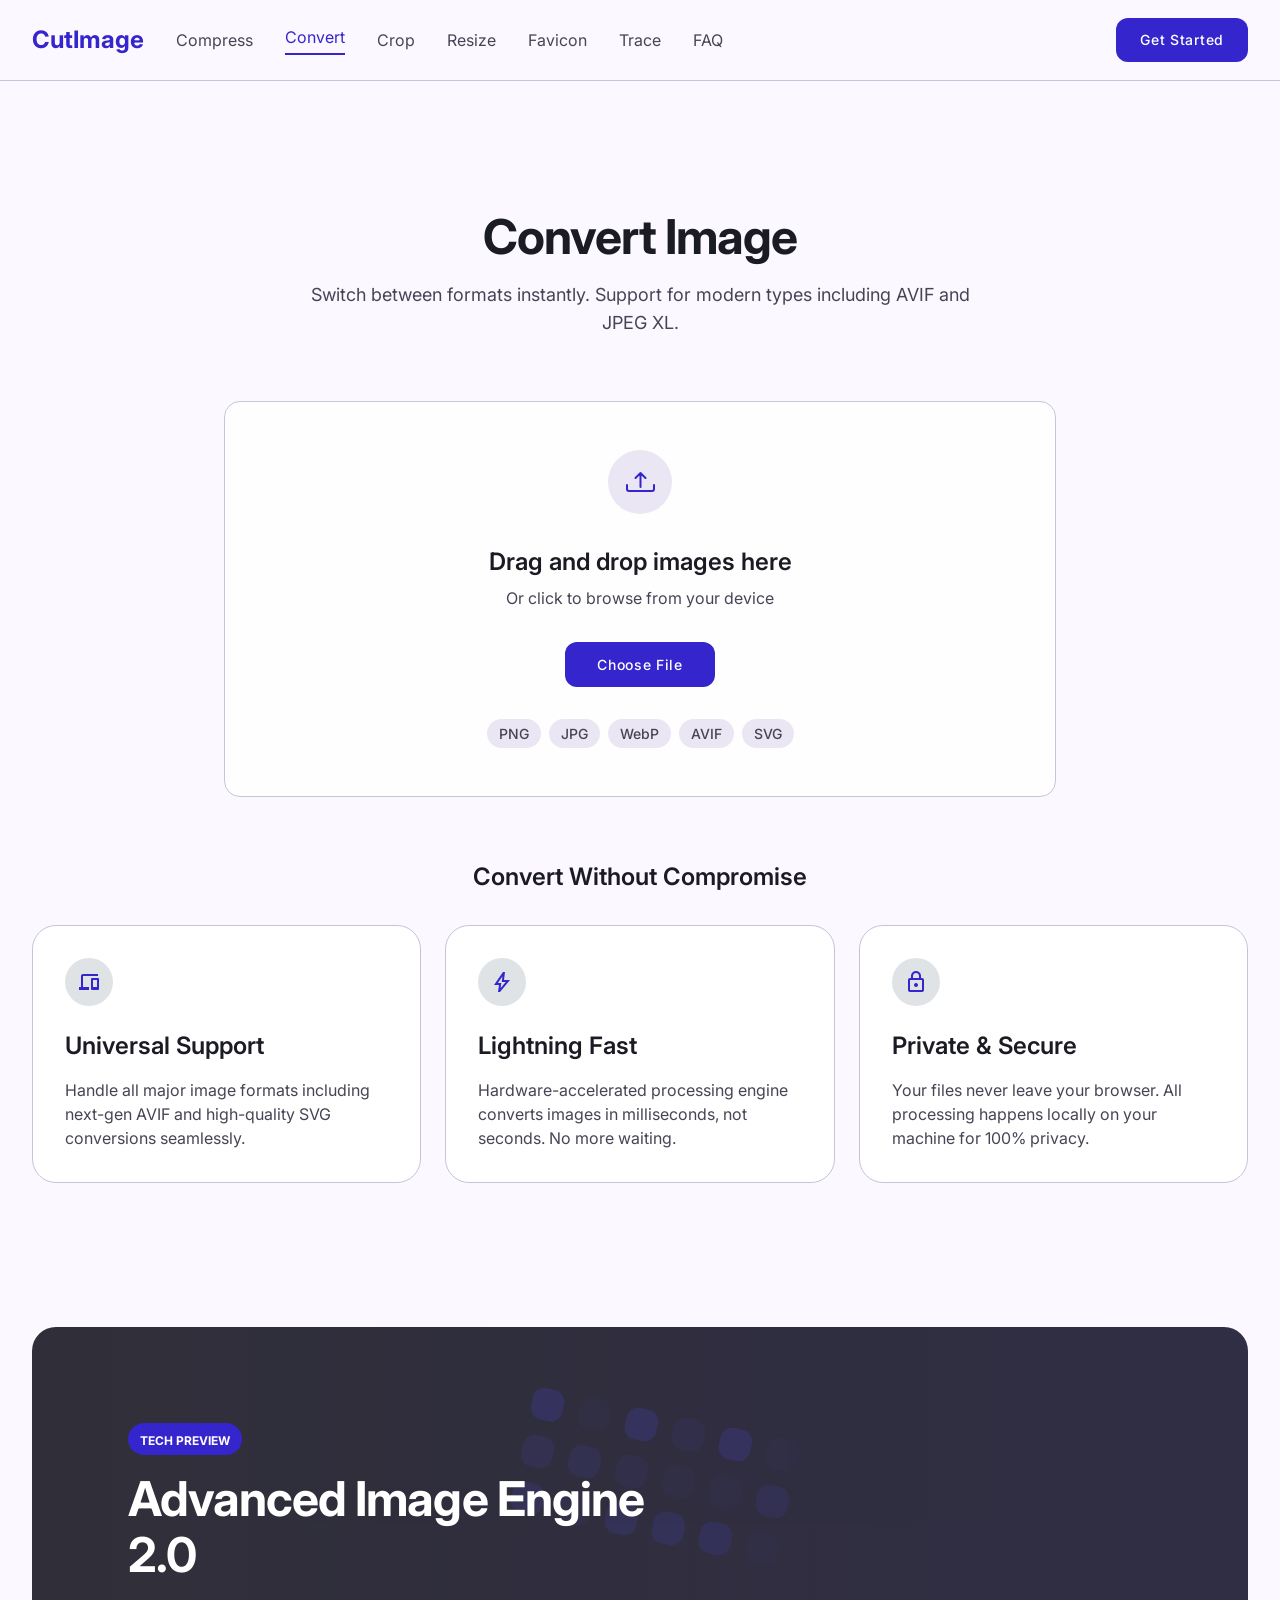
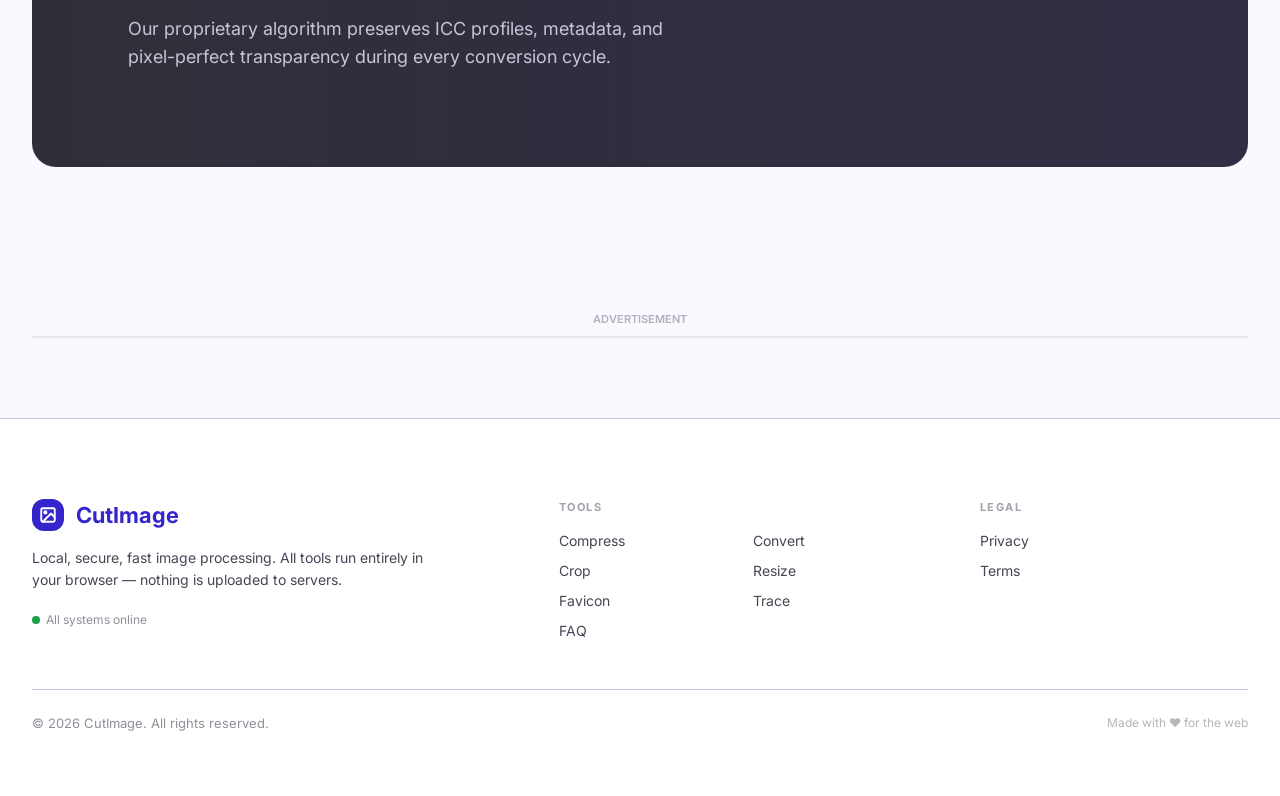
<file: convert.html>
<!DOCTYPE html>
<html lang="en" dir="ltr">
<head>
  <meta charset="utf-8"/>
  <meta name="viewport" content="width=device-width, initial-scale=1"/>
  <title>Free Image Converter - Convert PNG, JPG, WebP, AVIF | CutImage</title>
  <meta name="description" content="Convert images between PNG, JPEG, WebP, AVIF, and GIF instantly. High quality batch converter running 100% locally in your browser."/>
  <meta name="keywords" content="image converter, convert png to jpg, convert jpg to webp, convert png to webp, avif converter, online image format converter"/>
  <meta name="robots" content="index, follow"/>
  <link rel="canonical" href="https://imagetools.suanss.com/convert"/>

  <!-- Alternate hreflangs -->
  <link rel="alternate" hreflang="en" href="https://imagetools.suanss.com/convert"/>
  <link rel="alternate" hreflang="x-default" href="https://imagetools.suanss.com/convert"/>

  <!-- Open Graph -->
  <meta property="og:type" content="website"/>
  <meta property="og:url" content="https://imagetools.suanss.com/convert"/>
  <meta property="og:title" content="Free Image Converter - CutImage"/>
  <meta property="og:description" content="Switch image formats in milliseconds. Support for next-gen formats including AVIF and WebP."/>
  <meta property="og:image" content="https://imagetools.suanss.com/images/hero-illustration.svg"/>
  <meta property="og:site_name" content="CutImage"/>

  <!-- Twitter -->
  <meta name="twitter:card" content="summary_large_image"/>
  <meta name="twitter:title" content="Free Image Converter - CutImage"/>
  <meta name="twitter:description" content="Convert PNG, JPG, WebP, AVIF, and more with zero server uploads."/>
  <meta name="twitter:image" content="https://imagetools.suanss.com/images/hero-illustration.svg"/>

  <link rel="icon" href="favicon.svg" type="image/svg+xml"/>
  <link rel="apple-touch-icon" href="apple-touch-icon.svg" type="image/svg+xml"/>

  <link rel="stylesheet" href="css/styles.css"/>
  <link rel="preconnect" href="https://fonts.googleapis.com"/>
  <link rel="preconnect" href="https://fonts.gstatic.com" crossorigin="anonymous"/>
  <link href="https://fonts.googleapis.com/css2?family=Inter:wght@400;500;600;700;800&display=swap" rel="stylesheet"/>
  <link href="https://fonts.googleapis.com/css2?family=Material+Symbols+Outlined:opsz,wght,FILL,GRAD@20..48,100..700,0..1,-50..200" rel="stylesheet"/>

  <!-- Google AdSense -->
  <script async src="https://pagead2.googlesyndication.com/pagead/js/adsbygoogle.js?client=ca-pub-1351402912518551" crossorigin="anonymous"></script>

  <!-- WebApplication Structured Data -->
  <script type="application/ld+json">
  {
    "@context": "https://schema.org",
    "@type": "WebApplication",
    "name": "CutImage Image Converter",
    "url": "https://imagetools.suanss.com/convert",
    "applicationCategory": "MultimediaApplication",
    "operatingSystem": "All",
    "offers": {
      "@type": "Offer",
      "price": "0",
      "priceCurrency": "USD"
    },
    "description": "Fast client-side image format converter supporting PNG, JPEG, WebP, AVIF, and more."
  }
  </script>
</head>
<body>
  <div class="min-h-screen flex flex-col" dir="ltr">
    <!-- Header -->
    <header class="w-full top-0 sticky bg-surface-bright border-b border-outline-variant z-50 safe-area-top">
      <nav class="flex justify-between items-center h-20 px-margin-x-sm md:px-margin-x max-w-container-max mx-auto">
        <div class="flex items-center gap-stack-lg">
          <a class="font-bold text-[24px] leading-[32px] shrink-0 text-primary" title="CutImage - Home" href="index.html">CutImage</a>
          <div class="hidden md:flex items-center gap-8">
            <a title="Compress images online - CutImage" class="text-[16px] leading-[24px] transition-colors text-on-surface-variant hover:text-primary" href="compress.html">Compress</a>
            <a title="Convert images online - CutImage" class="text-[16px] leading-[24px] transition-colors text-primary border-b-2 border-primary pb-1" href="convert.html">Convert</a>
            <a title="Crop images online - CutImage" class="text-[16px] leading-[24px] transition-colors text-on-surface-variant hover:text-primary" href="crop.html">Crop</a>
            <a title="Resize images online - CutImage" class="text-[16px] leading-[24px] transition-colors text-on-surface-variant hover:text-primary" href="resize.html">Resize</a>
            <a title="Favicon images online - CutImage" class="text-[16px] leading-[24px] transition-colors text-on-surface-variant hover:text-primary" href="favicon.html">Favicon</a>
            <a title="Trace images online - CutImage" class="text-[16px] leading-[24px] transition-colors text-on-surface-variant hover:text-primary" href="trace.html">Trace</a>
            <a title="FAQ images online - CutImage" class="text-[16px] leading-[24px] transition-colors text-on-surface-variant hover:text-primary" href="faq.html">FAQ</a>
          </div>
        </div>
        <div class="flex items-center gap-4">
          <a class="bg-primary text-on-primary px-6 py-3 rounded-lg text-[14px] font-medium tracking-[0.7px] leading-[20px] hover:bg-primary-container transition-all" title="Get Started - Compress Images Online Free" href="compress.html">Get Started</a>
          <button class="md:hidden flex items-center justify-center w-10 h-10 rounded-lg text-on-surface-variant hover:text-primary hover:bg-surface-container-low transition-colors" aria-label="Open menu" aria-expanded="false">
            <svg width="24" height="24" viewBox="0 0 24 24" fill="none" stroke="currentColor" stroke-width="2" stroke-linecap="round" stroke-linejoin="round">
              <line x1="3" y1="6" x2="21" y2="6"></line>
              <line x1="3" y1="12" x2="21" y2="12"></line>
              <line x1="3" y1="18" x2="21" y2="18"></line>
            </svg>
          </button>
        </div>
      </nav>
    </header>

    <!-- Main Content -->
    <main class="flex-1">
      <div class="flex flex-col items-center gap-12 md:gap-16 pb-section-padding pt-28 md:pt-32">
        <div class="flex flex-col gap-4 items-center max-w-container-max px-margin-x-sm md:px-margin-x w-full">
          <h1 class="text-[32px] md:text-[48px] font-bold text-on-surface tracking-[-0.96px] leading-[40px] md:leading-[56px] text-center">Convert Image</h1>
          <div class="max-w-[672px] text-center">
            <p class="text-[16px] md:text-[18px] leading-[24px] md:leading-[28px] text-on-surface-variant">Switch between formats instantly. Support for modern types including AVIF and JPEG XL.</p>
          </div>
        </div>

        <div class="flex flex-col gap-0 items-start max-w-[896px] w-full px-margin-x-sm md:px-margin-x">
          <div class="w-full glass-card flex flex-col items-center justify-center px-8 md:px-12 py-12 hover:border-primary hover:bg-surface-container-low transition-all">
            <div class="w-16 h-16 mb-8">
              <div class="bg-surface-container-high rounded-full w-16 h-16 flex items-center justify-center">
                <svg width="33" height="24" viewBox="0 0 33 24" fill="none"><path d="M30 15V19C30 20.1 29.1 21 28 21H5C3.9 21 3 20.1 3 19V15M16.5 3V17M16.5 3L11.5 8M16.5 3L21.5 8" stroke="var(--primary)" stroke-width="2" stroke-linecap="round" stroke-linejoin="round"></path></svg>
              </div>
            </div>
            <h2 class="text-[20px] md:text-[24px] font-semibold text-on-surface leading-[28px] md:leading-[32px] mb-2">Drag and drop images here</h2>
            <p class="text-[16px] text-on-surface-variant leading-[24px] mb-8">Or click to browse from your device</p>
            <input type="file" id="file-upload" accept="image/*" class="hidden"/>
            <label for="file-upload" class="bg-primary text-on-primary text-[14px] font-medium tracking-[0.7px] px-8 py-3 rounded-lg cursor-pointer hover:bg-primary-container transition-colors inline-block">Choose File</label>
            <div class="flex gap-2 mt-8">
              <span class="bg-surface-container-high rounded-full px-3 py-1 text-[14px] text-on-surface-variant font-medium">PNG</span>
              <span class="bg-surface-container-high rounded-full px-3 py-1 text-[14px] text-on-surface-variant font-medium">JPG</span>
              <span class="bg-surface-container-high rounded-full px-3 py-1 text-[14px] text-on-surface-variant font-medium">WebP</span>
              <span class="bg-surface-container-high rounded-full px-3 py-1 text-[14px] text-on-surface-variant font-medium">AVIF</span>
              <span class="bg-surface-container-high rounded-full px-3 py-1 text-[14px] text-on-surface-variant font-medium">SVG</span>
            </div>
          </div>
        </div>

        <!-- Features -->
        <section class="flex flex-col gap-8 max-w-container-max px-margin-x-sm md:px-margin-x w-full">
          <h2 class="text-[24px] font-semibold text-on-surface leading-[32px] text-center">Convert Without Compromise</h2>
          <div class="grid grid-cols-1 md:grid-cols-3 gap-6 w-full">
            <div class="bg-surface-container-lowest p-8 rounded-2xl border border-outline-variant hover:shadow-lg transition-all duration-300">
              <div class="w-12 h-12 bg-secondary-container rounded-full flex items-center justify-center text-primary mb-6"><span class="material-symbols-outlined">devices</span></div>
              <h3 class="text-[24px] font-semibold leading-[32px] mb-4">Universal Support</h3>
              <p class="text-[16px] leading-[24px] text-on-surface-variant">Handle all major image formats including next-gen AVIF and high-quality SVG conversions seamlessly.</p>
            </div>
            <div class="bg-surface-container-lowest p-8 rounded-2xl border border-outline-variant hover:shadow-lg transition-all duration-300">
              <div class="w-12 h-12 bg-secondary-container rounded-full flex items-center justify-center text-primary mb-6"><span class="material-symbols-outlined">bolt</span></div>
              <h3 class="text-[24px] font-semibold leading-[32px] mb-4">Lightning Fast</h3>
              <p class="text-[16px] leading-[24px] text-on-surface-variant">Hardware-accelerated processing engine converts images in milliseconds, not seconds. No more waiting.</p>
            </div>
            <div class="bg-surface-container-lowest p-8 rounded-2xl border border-outline-variant hover:shadow-lg transition-all duration-300">
              <div class="w-12 h-12 bg-secondary-container rounded-full flex items-center justify-center text-primary mb-6"><span class="material-symbols-outlined">lock</span></div>
              <h3 class="text-[24px] font-semibold leading-[32px] mb-4">Private &amp; Secure</h3>
              <p class="text-[16px] leading-[24px] text-on-surface-variant">Your files never leave your browser. All processing happens locally on your machine for 100% privacy.</p>
            </div>
          </div>
        </section>

        <!-- Tech Preview Callout -->
        <div class="flex flex-col items-start max-w-container-max overflow-hidden px-margin-x-sm md:px-margin-x py-section-padding-sm md:py-section-padding w-full">
          <div class="bg-[#302f39] flex items-center min-h-[400px] overflow-hidden p-12 md:p-24 relative rounded-3xl w-full">
            <div class="absolute inset-0 opacity-40">
              <div class="absolute inset-0 flex items-center justify-center">
                <div class="rotate-12">
                  <div class="grid grid-cols-6 grid-rows-6 gap-4 p-8">
                    <div class="w-8 h-8 rounded-lg bg-[rgba(79,70,229,0.5)]"></div>
                    <div class="w-8 h-8 rounded-lg bg-[rgba(79,70,229,0.1)]"></div>
                    <div class="w-8 h-8 rounded-lg bg-[rgba(79,70,229,0.5)]"></div>
                    <div class="w-8 h-8 rounded-lg bg-[rgba(79,70,229,0.2)]"></div>
                    <div class="w-8 h-8 rounded-lg bg-[rgba(79,70,229,0.5)]"></div>
                    <div class="w-8 h-8 rounded-lg bg-[rgba(79,70,229,0.1)]"></div>
                    <div class="w-8 h-8 rounded-lg bg-[rgba(79,70,229,0.3)]"></div>
                    <div class="w-8 h-8 rounded-lg bg-[rgba(79,70,229,0.3)]"></div>
                    <div class="w-8 h-8 rounded-lg bg-[rgba(79,70,229,0.2)]"></div>
                    <div class="w-8 h-8 rounded-lg bg-[rgba(79,70,229,0.1)]"></div>
                    <div class="w-8 h-8 rounded-lg bg-[rgba(79,70,229,0.1)]"></div>
                    <div class="w-8 h-8 rounded-lg bg-[rgba(79,70,229,0.3)]"></div>
                    <div class="w-8 h-8 rounded-lg bg-[rgba(79,70,229,0.4)]"></div>
                    <div class="w-8 h-8 rounded-lg bg-[rgba(79,70,229,0.2)]"></div>
                    <div class="w-8 h-8 rounded-lg bg-[rgba(79,70,229,0.4)]"></div>
                    <div class="w-8 h-8 rounded-lg bg-[rgba(79,70,229,0.4)]"></div>
                    <div class="w-8 h-8 rounded-lg bg-[rgba(79,70,229,0.4)]"></div>
                    <div class="w-8 h-8 rounded-lg bg-[rgba(79,70,229,0.1)]"></div>
                  </div>
                </div>
              </div>
              <div class="absolute inset-0 bg-gradient-to-l from-[rgba(53,37,205,0.2)] to-transparent"></div>
            </div>
            <div class="flex flex-col gap-4 items-start max-w-[576px] relative z-10">
              <div class="bg-[#3525cd] px-3 py-1 rounded-full"><span class="text-[12px] font-bold text-white">TECH PREVIEW</span></div>
              <h2 class="text-white text-[48px] font-bold tracking-[-0.96px] leading-[56px]">Advanced Image Engine 2.0</h2>
              <div class="pt-4"><p class="text-[#c7c4d8] text-[18px] leading-[28px]">Our proprietary algorithm preserves ICC profiles, metadata, and pixel-perfect transparency during every conversion cycle.</p></div>
            </div>
          </div>
        </div>

        <!-- Ad Placement -->
        <div class="w-full max-w-container-max mx-auto px-margin-x-sm md:px-margin-x py-8">
          <div class="text-[11px] uppercase tracking-wider text-on-surface-variant/40 text-center mb-2 font-semibold">Advertisement</div>
          <div class="min-h-[90px] bg-surface-container-low/60 border border-outline-variant/40 rounded-xl flex items-center justify-center overflow-hidden">
            <ins class="adsbygoogle"
                 style="display:block"
                 data-ad-client="ca-pub-1351402912518551"
                 data-ad-slot="3456789012"
                 data-ad-format="auto"
                 data-full-width-responsive="true"></ins>
          </div>
        </div>
      </div>
    </main>

    <!-- Footer -->
    <footer class="w-full border-t border-outline-variant bg-surface-container-lowest">
      <div class="px-margin-x-sm md:px-margin-x max-w-container-max mx-auto pt-section-padding-sm md:pt-section-padding pb-12 md:pb-16">
        <div class="grid grid-cols-1 md:grid-cols-12 gap-8 md:gap-12">
          <div class="md:col-span-5 flex flex-col gap-4">
            <div class="flex items-center gap-3">
              <div class="w-8 h-8 bg-primary rounded-lg flex items-center justify-center">
                <svg width="18" height="18" viewBox="0 0 24 24" fill="none" stroke="white" stroke-width="2.5" stroke-linecap="round" stroke-linejoin="round">
                  <rect x="3" y="3" width="18" height="18" rx="2" ry="2"></rect>
                  <circle cx="8.5" cy="8.5" r="1.5"></circle>
                  <polyline points="21 15 16 10 5 21"></polyline>
                </svg>
              </div>
              <span class="font-bold text-[22px] leading-[28px] text-primary">CutImage</span>
            </div>
            <p class="text-[14px] leading-[22px] text-on-surface-variant max-w-[400px]">Local, secure, fast image processing. All tools run entirely in your browser — nothing is uploaded to servers.</p>
            <div class="flex items-center gap-3 pt-1">
              <span class="inline-flex items-center gap-1.5 text-[12px] text-on-surface-variant/60">
                <span class="w-2 h-2 rounded-full bg-success inline-block"></span>All systems online
              </span>
            </div>
          </div>
          <div class="md:col-span-4 flex flex-col gap-4">
            <span class="text-[11px] font-bold text-on-surface-variant/50 tracking-[1.5px] uppercase leading-[16px]">Tools</span>
            <nav class="grid grid-cols-2 gap-x-4 gap-y-2.5">
              <a class="text-[14px] leading-[20px] text-on-surface-variant hover:text-primary transition-colors w-fit" href="compress.html">Compress</a>
              <a class="text-[14px] leading-[20px] text-on-surface-variant hover:text-primary transition-colors w-fit" href="convert.html">Convert</a>
              <a class="text-[14px] leading-[20px] text-on-surface-variant hover:text-primary transition-colors w-fit" href="crop.html">Crop</a>
              <a class="text-[14px] leading-[20px] text-on-surface-variant hover:text-primary transition-colors w-fit" href="resize.html">Resize</a>
              <a class="text-[14px] leading-[20px] text-on-surface-variant hover:text-primary transition-colors w-fit" href="favicon.html">Favicon</a>
              <a class="text-[14px] leading-[20px] text-on-surface-variant hover:text-primary transition-colors w-fit" href="trace.html">Trace</a>
              <a class="text-[14px] leading-[20px] text-on-surface-variant hover:text-primary transition-colors w-fit" href="faq.html">FAQ</a>
            </nav>
          </div>
          <div class="md:col-span-3 flex flex-col gap-4">
            <span class="text-[11px] font-bold text-on-surface-variant/50 tracking-[1.5px] uppercase leading-[16px]">Legal</span>
            <nav class="flex flex-col gap-2.5">
              <a class="text-[14px] leading-[20px] text-on-surface-variant hover:text-primary transition-colors w-fit" href="privacy.html">Privacy</a>
              <a class="text-[14px] leading-[20px] text-on-surface-variant hover:text-primary transition-colors w-fit" href="terms.html">Terms</a>
            </nav>
          </div>
        </div>
        <div class="mt-10 md:mt-12 pt-6 border-t border-outline-variant flex flex-col sm:flex-row items-center justify-between gap-4">
          <p class="text-[13px] leading-[18px] text-on-surface-variant/60">&copy; 2026 CutImage. All rights reserved.</p>
          <p class="text-[12px] leading-[16px] text-on-surface-variant/40">Made with &hearts; for the web</p>
        </div>
      </div>
    </footer>
  </div>

  <script src="js/app.js"></script>
  <script src="js/convert.js"></script>
</body>
</html>
</file>
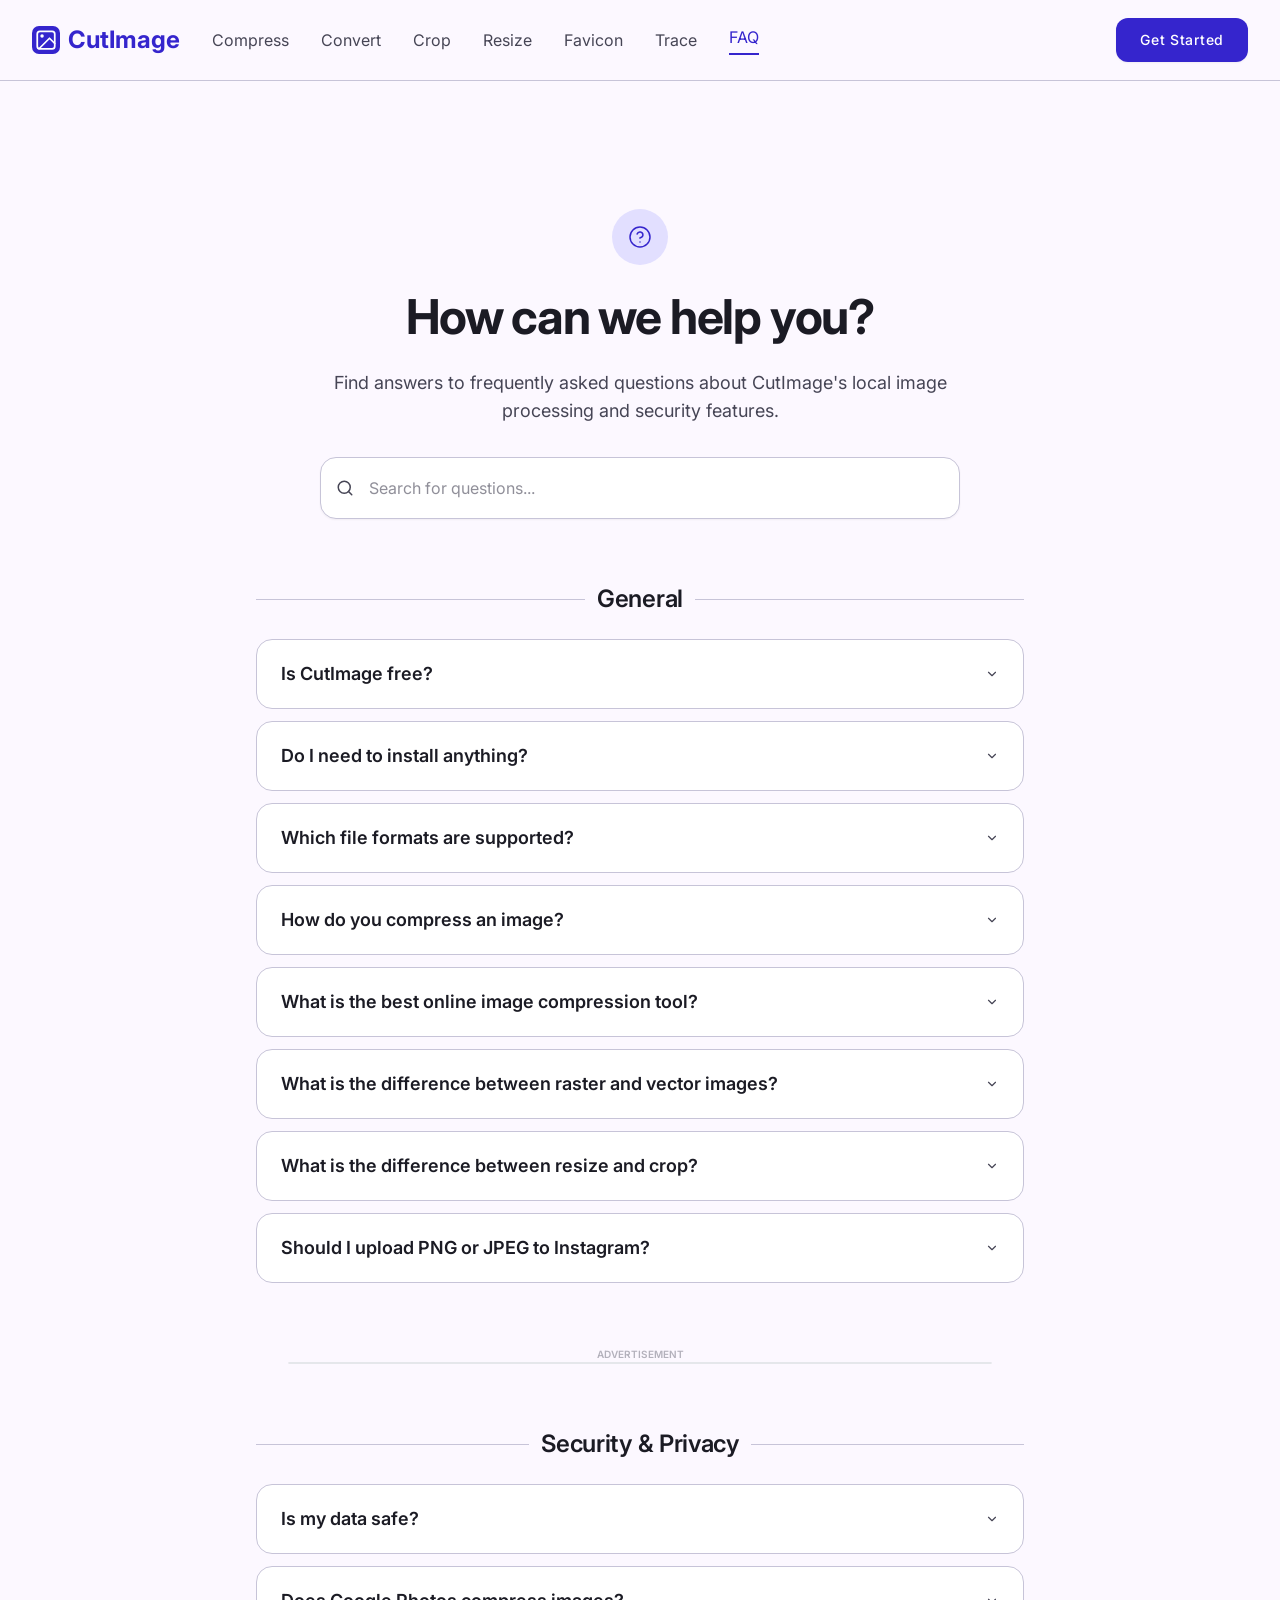
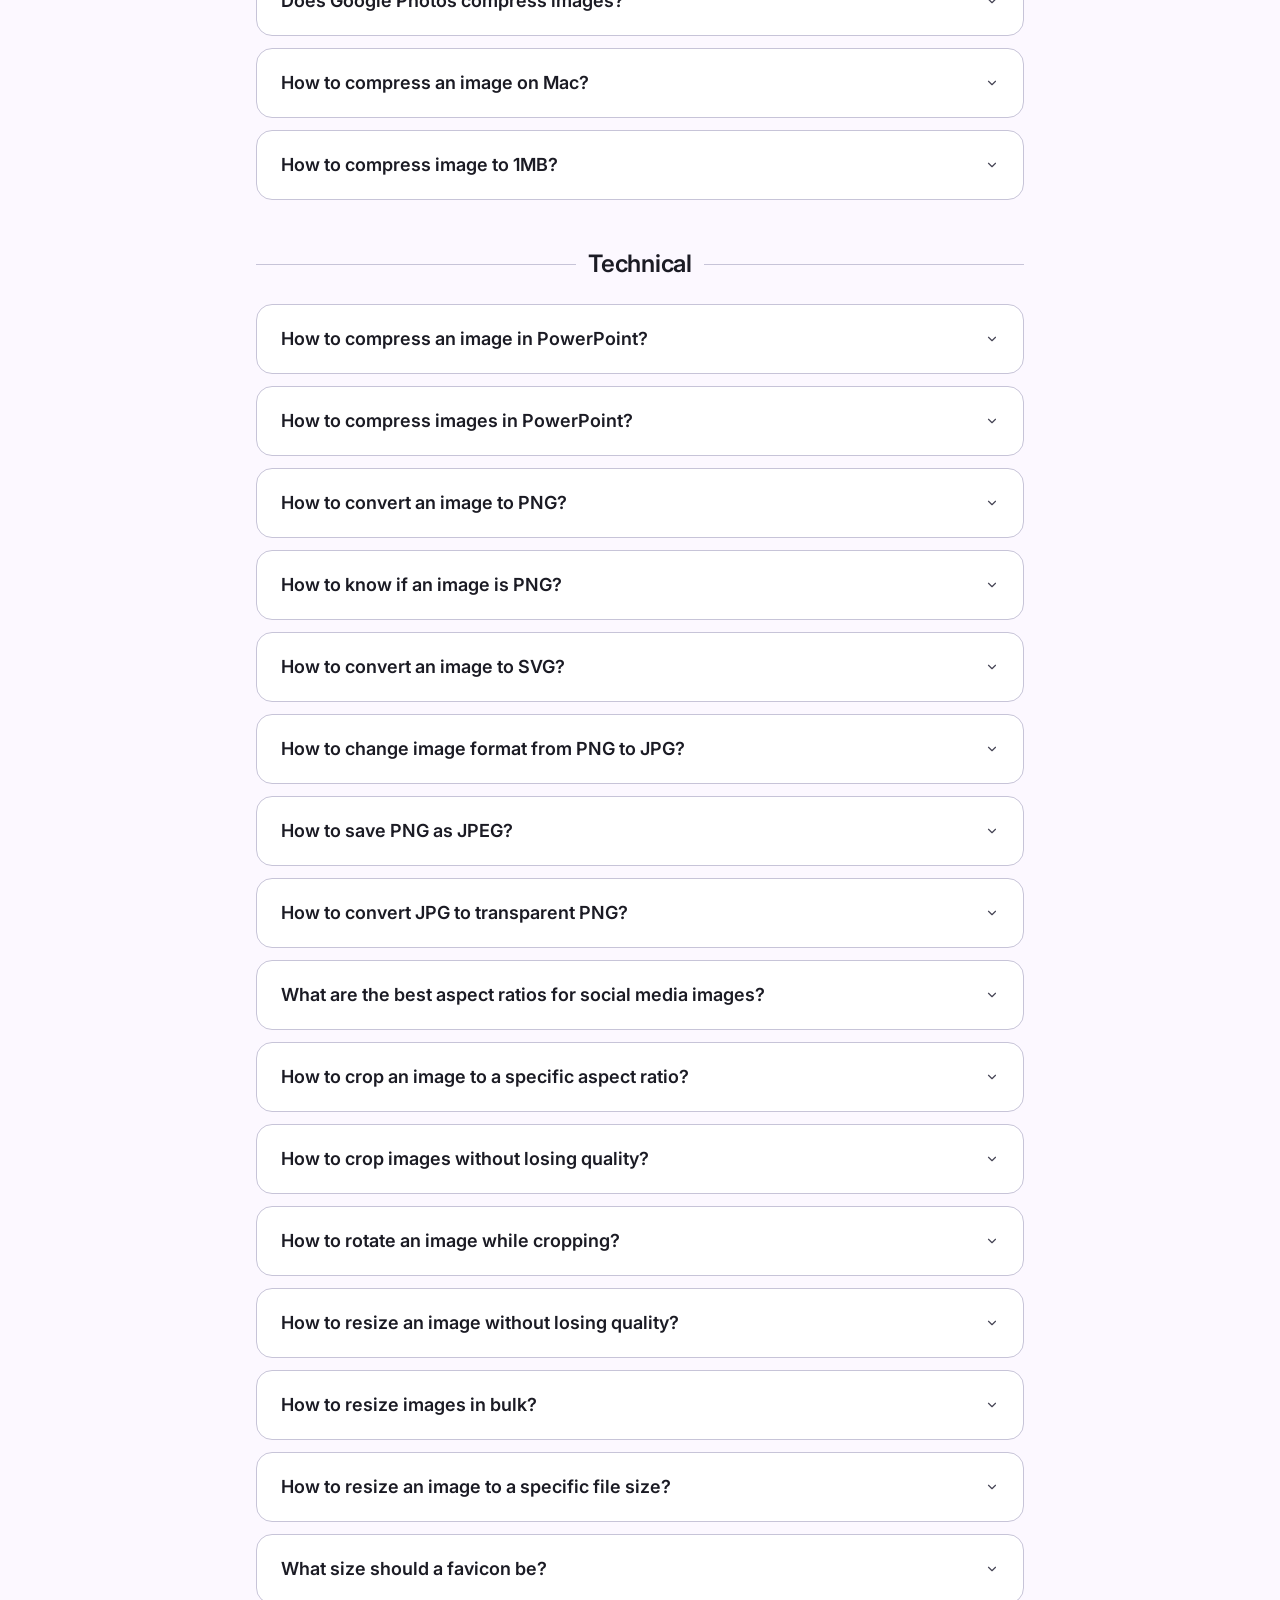
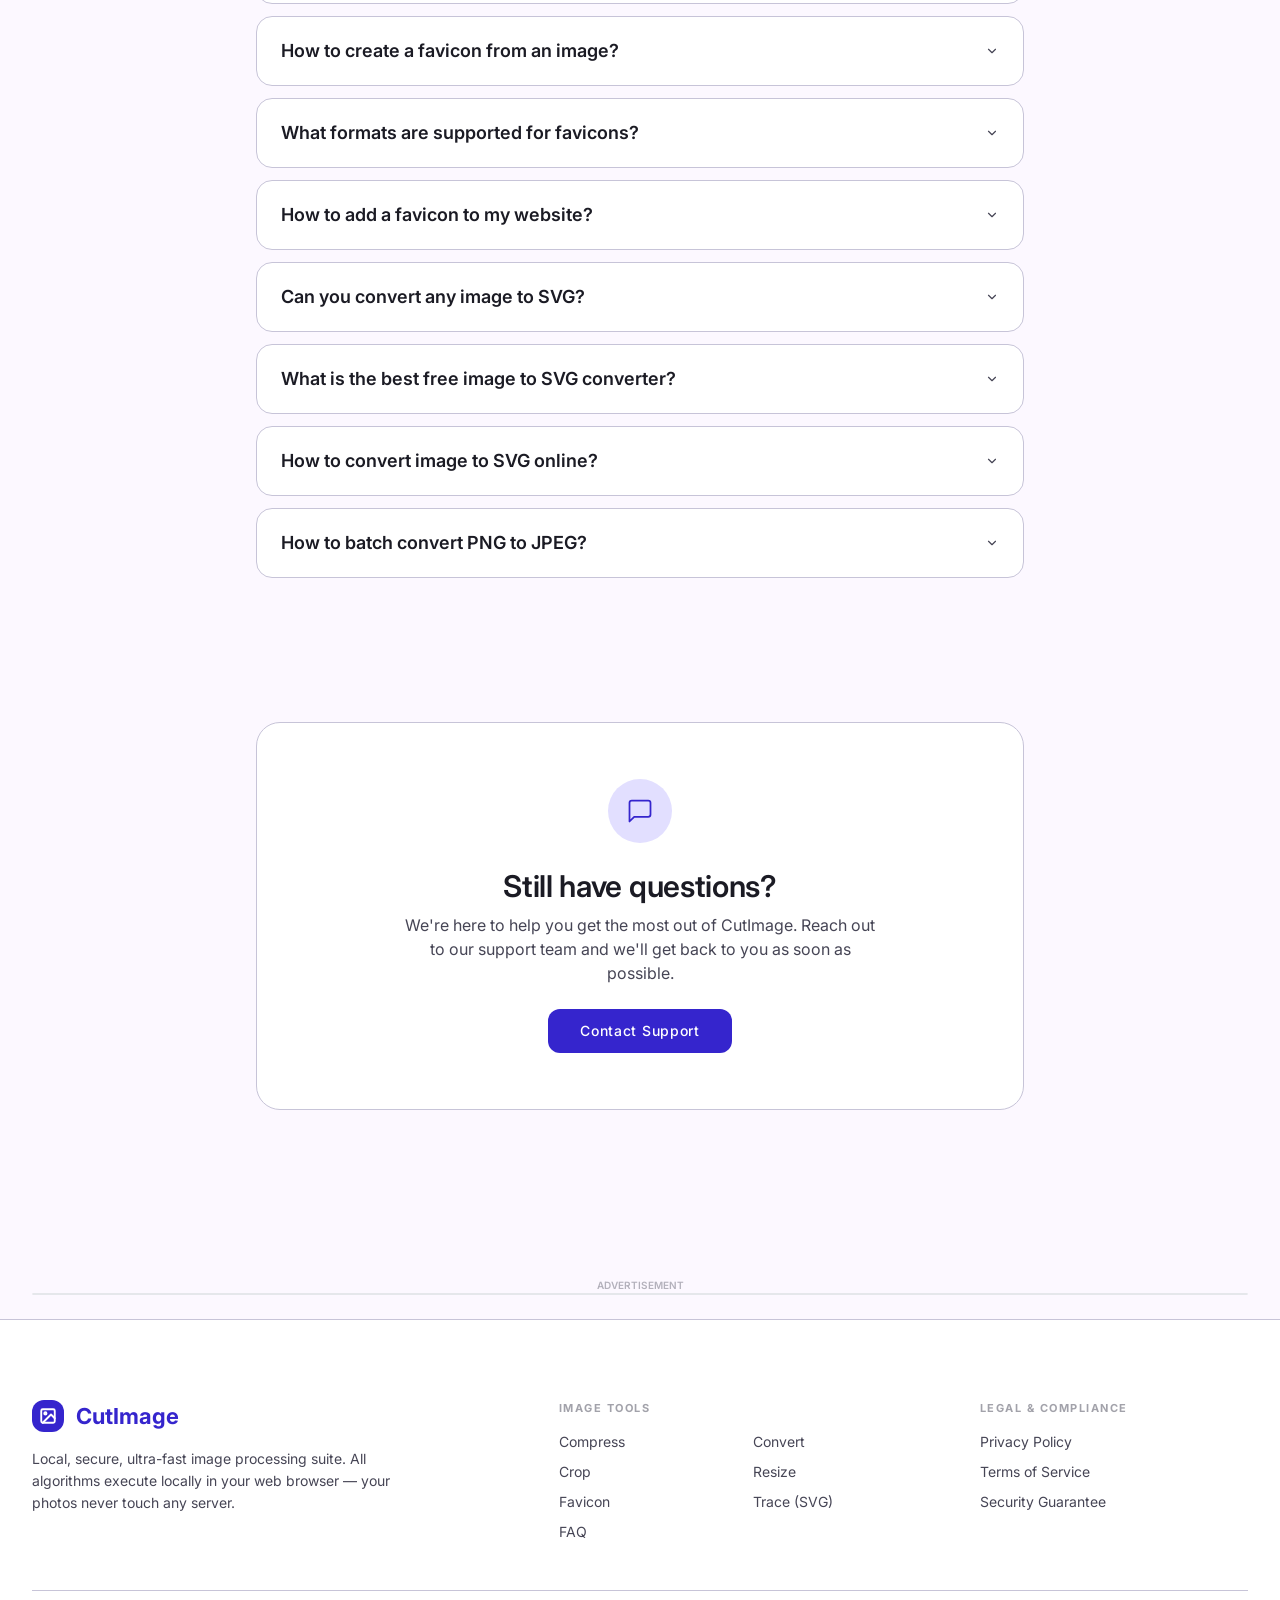
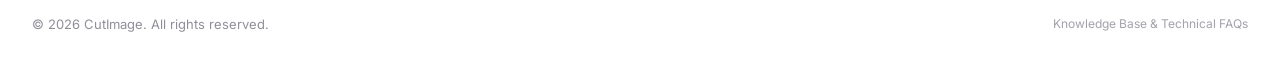
<file: faq.html>
<!DOCTYPE html>
<html lang="en" dir="ltr">
<head>
  <meta charset="utf-8"/>
  <meta name="viewport" content="width=device-width, initial-scale=1"/>
  <title>Frequently Asked Questions (FAQ) - Online Image Processing | CutImage</title>
  <meta name="description" content="Find answers to common questions about online image compression, format conversion, SVG tracing, crop ratios, and in-browser security guarantees on CutImage."/>
  <meta name="keywords" content="image compression faq, how to compress photos, how to convert png to webp, client side image processing safe, CutImage faq"/>
  <meta name="robots" content="index, follow"/>
  <link rel="canonical" href="https://imagetools.suanss.com/faq"/>

  <!-- Open Graph -->
  <meta property="og:type" content="website"/>
  <meta property="og:url" content="https://imagetools.suanss.com/faq"/>
  <meta property="og:title" content="CutImage Frequently Asked Questions (FAQ)"/>
  <meta property="og:description" content="Clear answers regarding client-side processing, privacy, image formats, and performance."/>
  <meta property="og:image" content="https://imagetools.suanss.com/images/hero-illustration.svg"/>
  <meta property="og:site_name" content="CutImage"/>

  <!-- Twitter -->
  <meta name="twitter:card" content="summary_large_image"/>
  <meta name="twitter:title" content="CutImage FAQ"/>
  <meta name="twitter:description" content="Find answers about image optimization, formats, and client-side privacy."/>
  <meta name="twitter:image" content="https://imagetools.suanss.com/images/hero-illustration.svg"/>

  <link rel="icon" href="favicon.svg" type="image/svg+xml"/>
  <link rel="apple-touch-icon" href="apple-touch-icon.svg" type="image/svg+xml"/>

  <link rel="stylesheet" href="css/styles.css"/>
  <link rel="preconnect" href="https://fonts.googleapis.com"/>
  <link rel="preconnect" href="https://fonts.gstatic.com" crossorigin="anonymous"/>
  <link href="https://fonts.googleapis.com/css2?family=Inter:wght@400;500;600;700;800&display=swap" rel="stylesheet"/>
  <link href="https://fonts.googleapis.com/css2?family=Material+Symbols+Outlined:opsz,wght,FILL,GRAD@20..48,100..700,0..1,-50..200" rel="stylesheet"/>

  <!-- Google AdSense -->
  <script async src="https://pagead2.googlesyndication.com/pagead/js/adsbygoogle.js?client=ca-pub-1351402912518551" crossorigin="anonymous"></script>

  <!-- FAQPage Structured Data -->
  <script type="application/ld+json">{"@context":"https://schema.org","@type":"FAQPage","mainEntity":[{"@type":"Question","name":"Is CutImage free?","acceptedAnswer":{"@type":"Answer","text":"Yes, CutImage is completely free to use. All image processing tools — compress, convert, crop, resize, favicon generator, and image to SVG tracer — are available without any cost. There are no hidden fees, no premium tiers, and no usage limits. Just upload your image and start processing instantly."}},{"@type":"Question","name":"Do I need to install anything?","acceptedAnswer":{"@type":"Answer","text":"No installation is required. CutImage runs entirely in your web browser. All processing is done locally using WebAssembly and Canvas technologies, so there is nothing to download or install. Just open the website and you are ready to go."}},{"@type":"Question","name":"Which file formats are supported?","acceptedAnswer":{"@type":"Answer","text":"CutImage supports a wide range of formats: JPEG, PNG, WebP, GIF, BMP, AVIF, and JPEG XL for image conversion. The compression tool works with JPEG, PNG, WebP, AVIF, and GIF. The Trace tool converts PNG and JPEG images to SVG vector format. All processing is done locally in your browser."}},{"@type":"Question","name":"How do you compress an image?","acceptedAnswer":{"@type":"Answer","text":"Image compression reduces file size by removing unnecessary data while preserving visual quality. To compress an image: upload it to a compression tool like CutImage, adjust the quality slider to find the right balance between file size and quality, then download the optimized version. CutImage processes everything locally in your browser — no uploads, no privacy concerns."}},{"@type":"Question","name":"What is the best online image compression tool?","acceptedAnswer":{"@type":"Answer","text":"The best online image compression tool depends on your needs. CutImage offers privacy-first compression (all processing happens locally in your browser), supports JPEG, PNG, WebP, AVIF, and GIF formats, and provides both quality slider and target file size modes. It's free, requires no registration, and adds no watermarks to your images."}},{"@type":"Question","name":"What is the difference between raster and vector images?","acceptedAnswer":{"@type":"Answer","text":"Raster images (like PNG, JPEG, GIF) are made of pixels — a grid of colored squares. They have a fixed resolution and lose quality when scaled up. Vector images (like SVG) are made of mathematical paths and curves. They can be scaled to any size without losing quality, making them ideal for logos, icons, and illustrations. The Trace tool converts raster images to vector SVG format."}},{"@type":"Question","name":"What is the difference between resize and crop?","acceptedAnswer":{"@type":"Answer","text":"Resizing changes the dimensions of the entire image by scaling all pixels up or down. Cropping removes pixels from the edges to change the composition without changing the scale of the remaining content. In other words, resize changes the size of everything, while crop changes what portion of the image is visible."}},{"@type":"Question","name":"Should I upload PNG or JPEG to Instagram?","acceptedAnswer":{"@type":"Answer","text":"Instagram recommends JPEG format for photos and PNG for graphics with text or logos. JPEG provides better compression for photographic images, while PNG preserves sharp details in text-heavy graphics. Both formats are supported, but JPEG will generally result in smaller file sizes for standard photo posts."}},{"@type":"Question","name":"Is my data safe?","acceptedAnswer":{"@type":"Answer","text":"Yes, all processing happens locally in your browser. No files are uploaded to any server. Your privacy is our priority — the images never leave your machine, ensuring complete security for sensitive assets."}},{"@type":"Question","name":"Does Google Photos compress images?","acceptedAnswer":{"@type":"Answer","text":"Yes, Google Photos compresses images. Photos uploaded in \"Storage saver\" quality (formerly \"High quality\") are compressed to save space — photos are reduced to 16MP and videos to 1080p. The \"Original quality\" option keeps the full resolution but counts toward your Google account storage limit. For lossless compression before uploading, use CutImage to optimize your images without quality loss."}},{"@type":"Question","name":"How to compress an image on Mac?","acceptedAnswer":{"@type":"Answer","text":"On a Mac, you can compress images using the Preview app: open the image, go to \"File > Export,\" choose JPEG format, and adjust the quality slider. For more control and batch processing, use CutImage's online compressor — it supports JPEG, PNG, WebP, and AVIF formats with adjustable quality, all processed locally in your browser."}},{"@type":"Question","name":"How to compress image to 1MB?","acceptedAnswer":{"@type":"Answer","text":"To compress an image to 1MB or any target size, use a tool with target file size support. Upload your image, set the target size to 1MB, and the tool will automatically find the optimal compression level. CutImage's compressor does this automatically — just set your target and let the algorithm binary-search for the perfect quality setting."}},{"@type":"Question","name":"How to compress an image in PowerPoint?","acceptedAnswer":{"@type":"Answer","text":"To compress images in PowerPoint, select the image you want to compress, go to the \"Picture Format\" tab, and click \"Compress Pictures.\" Choose the resolution you need (e.g., 150 PPI for web) and check \"Apply only to this picture\" if you only want to compress one image. For bulk compression, you can use an online tool like CutImage to compress all images first, then insert them into your presentation."}},{"@type":"Question","name":"How to compress images in PowerPoint?","acceptedAnswer":{"@type":"Answer","text":"To compress multiple images in PowerPoint at once, hold Ctrl and click each image to select them all, or open the Selection Pane (Home > Select > Selection Pane) to select them from a list. Then go to Picture Format > Compress Pictures, choose your desired resolution, and uncheck \"Apply only to this picture\" so the compression applies to all selected images."}},{"@type":"Question","name":"How to convert an image to PNG?","acceptedAnswer":{"@type":"Answer","text":"Converting an image to PNG is straightforward. Upload your image to CutImage's converter, select PNG as the output format, and download. PNG supports lossless compression and transparency, making it ideal for logos, screenshots, and images with text or sharp edges."}},{"@type":"Question","name":"How to know if an image is PNG?","acceptedAnswer":{"@type":"Answer","text":"You can check if an image is PNG by looking at the file extension (.png), checking the file properties (right-click > Get Info on Mac, or Properties on Windows), or examining the file type indicator in your file manager. PNG files also typically have a smaller file size than BMP but larger than JPEG for photographic images."}},{"@type":"Question","name":"How to convert an image to SVG?","acceptedAnswer":{"@type":"Answer","text":"To convert an image to SVG, use a vector tracing tool like CutImage's Trace feature. Upload your image (PNG, JPEG, or other bitmap format), choose the tracing mode (Black & White for simple logos, Color for multi-color images), adjust the settings, and download the SVG. The tool automatically traces the bitmap paths and converts them to clean vector shapes."}},{"@type":"Question","name":"How to change image format from PNG to JPG?","acceptedAnswer":{"@type":"Answer","text":"To change a PNG image to JPG format, use an online converter like CutImage. Simply upload your PNG image, select JPEG as the output format, and download the converted file. Note that JPEG doesn't support transparency — any transparent areas in your PNG will be filled with a white background by default."}},{"@type":"Question","name":"How to save PNG as JPEG?","acceptedAnswer":{"@type":"Answer","text":"To save a PNG as JPEG, use a file converter. In CutImage, upload your PNG, choose JPEG as the target format, and click convert. The JPEG format offers smaller file sizes at the cost of some quality loss, and it does not support transparency."}},{"@type":"Question","name":"How to convert JPG to transparent PNG?","acceptedAnswer":{"@type":"Answer","text":"JPEG images do not support transparency, so converting a JPG to a transparent PNG requires removing the background. You can use CutImage to convert the format first, then use an image editor with background removal to create transparency. For images with solid backgrounds, many tools offer automatic background removal features."}},{"@type":"Question","name":"What are the best aspect ratios for social media images?","acceptedAnswer":{"@type":"Answer","text":"Different social media platforms recommend different aspect ratios: Instagram feed posts work best at 1:1 (square) or 4:5 (portrait), Twitter/X images at 16:9, LinkedIn banner at 4:1, Facebook cover photo at 16:9, and Pinterest pins at 2:3. CutImage's crop tool includes presets for all these common ratios."}},{"@type":"Question","name":"How to crop an image to a specific aspect ratio?","acceptedAnswer":{"@type":"Answer","text":"To crop an image to a specific aspect ratio, use a cropping tool with preset ratio options. In CutImage's crop tool, you can choose from common presets like 1:1 (square), 16:9 (widescreen), 4:3 (standard), 3:2 (photo), or enter a custom ratio."}},{"@type":"Question","name":"How to crop images without losing quality?","acceptedAnswer":{"@type":"Answer","text":"Cropping itself doesn't reduce image quality — it only removes pixels from the edges. However, if you resize the cropped image to a larger size, quality may degrade. For best results, start with the highest resolution source image possible."}},{"@type":"Question","name":"How to rotate an image while cropping?","acceptedAnswer":{"@type":"Answer","text":"Many cropping tools allow you to rotate the image as you crop. In CutImage, you can rotate the image in 90-degree increments or at a custom angle while adjusting the crop area."}},{"@type":"Question","name":"How to resize an image without losing quality?","acceptedAnswer":{"@type":"Answer","text":"To resize an image without losing quality, it's best to start with a high-resolution source and only scale down (make smaller), not up. Scaling up always reduces perceived quality because the software has to invent new pixels. CutImage uses high-quality Lanczos resampling for the best results when resizing images."}},{"@type":"Question","name":"How to resize images in bulk?","acceptedAnswer":{"@type":"Answer","text":"For bulk resizing, you can use a tool that supports batch processing. Some tools allow you to set a target width or height and apply it to multiple images. CutImage's resize tool handles one image at a time with precise dimension control."}},{"@type":"Question","name":"How to resize an image to a specific file size?","acceptedAnswer":{"@type":"Answer","text":"Resizing to a specific file size typically involves two steps: first resize the dimensions, then compress the result. Some tools combine these steps. CutImage offers separate resize and compress tools, allowing you to first set the desired dimensions, then use the compressor to achieve your target file size."}},{"@type":"Question","name":"What size should a favicon be?","acceptedAnswer":{"@type":"Answer","text":"A comprehensive favicon set includes multiple sizes: 16x16 (browser tab), 32x32 (taskbar/shortcut), 48x48 (older browsers), 96x96 (desktop shortcut), 180x180 (Apple touch icon), and 192x512 (Android/Chrome). CutImage's favicon generator creates all these sizes automatically from a single upload."}},{"@type":"Question","name":"How to create a favicon from an image?","acceptedAnswer":{"@type":"Answer","text":"To create a favicon from an image, use a favicon generator like CutImage. Upload your image (it works best with square logos or icons), and the tool will automatically generate all required sizes with rounded corners and proper formatting."}},{"@type":"Question","name":"What formats are supported for favicons?","acceptedAnswer":{"@type":"Answer","text":"Favicons support multiple formats: ICO (legacy, required for older browsers), PNG (modern standard, supported by all current browsers), and SVG (scalable, supported in newer browsers). CutImage generates PNG favicons at all required sizes, which is the recommended approach for modern web development."}},{"@type":"Question","name":"How to add a favicon to my website?","acceptedAnswer":{"@type":"Answer","text":"To add a favicon to your website, place the favicon files in your site's root directory and add link tags to your HTML head section. For example: `<link rel=\"icon\" type=\"image/png\" sizes=\"32x32\" href=\"/favicon-32x32.png\">`."}},{"@type":"Question","name":"Can you convert any image to SVG?","acceptedAnswer":{"@type":"Answer","text":"Technically yes, but results vary. Images with high contrast, solid colors, and clear edges (like logos, icons, and illustrations) trace beautifully. Photographs with complex gradients, noise, or fine details may produce large SVG files with many paths. CutImage's Trace tool works best with logos, drawings, and simple graphics."}},{"@type":"Question","name":"What is the best free image to SVG converter?","acceptedAnswer":{"@type":"Answer","text":"The best free image to SVG converter depends on your needs. CutImage offers a free, privacy-focused tracer that processes everything locally in your browser. It supports both black-and-white and color tracing modes, and produces clean SVG output without any watermarks or limits."}},{"@type":"Question","name":"How to convert image to SVG online?","acceptedAnswer":{"@type":"Answer","text":"To convert an image to SVG online, use a web-based tracing tool. Upload your image to CutImage's Trace page, select the tracing mode, adjust the detail settings, and click Trace. The SVG is generated instantly in your browser — no file uploads to any server."}},{"@type":"Question","name":"How to batch convert PNG to JPEG?","acceptedAnswer":{"@type":"Answer","text":"For batch converting PNG to JPEG, you can use an online tool that supports batch processing. Convert each image individually through the tool, or use dedicated batch conversion software. CutImage's converter handles one image at a time with precise quality control."}}]}</script>
</head>
<body>
  <div class="min-h-screen flex flex-col" dir="ltr">
    <!-- Header -->
    <header class="w-full top-0 sticky bg-surface-bright border-b border-outline-variant z-50 safe-area-top">
      <nav class="flex justify-between items-center h-20 px-margin-x-sm md:px-margin-x max-w-container-max mx-auto">
        <div class="flex items-center gap-stack-lg">
          <a class="font-bold text-[24px] leading-[32px] shrink-0 text-primary flex items-center gap-2" href="index.html">
            <svg width="28" height="28" viewBox="0 0 32 32" fill="none">
              <rect width="32" height="32" rx="8" fill="#3525cd"/>
              <rect x="6" y="6" width="20" height="20" rx="3" stroke="#ffffff" stroke-width="2"/>
              <circle cx="11.5" cy="11.5" r="2" fill="#ffffff"/>
              <polyline points="26 20 20 14 8 26" stroke="#ffffff" stroke-width="2" stroke-linecap="round" stroke-linejoin="round"/>
            </svg>
            CutImage
          </a>
          <div class="hidden md:flex items-center gap-8">
            <a class="text-[16px] leading-[24px] transition-colors text-on-surface-variant hover:text-primary" href="compress.html">Compress</a>
            <a class="text-[16px] leading-[24px] transition-colors text-on-surface-variant hover:text-primary" href="convert.html">Convert</a>
            <a class="text-[16px] leading-[24px] transition-colors text-on-surface-variant hover:text-primary" href="crop.html">Crop</a>
            <a class="text-[16px] leading-[24px] transition-colors text-on-surface-variant hover:text-primary" href="resize.html">Resize</a>
            <a class="text-[16px] leading-[24px] transition-colors text-on-surface-variant hover:text-primary" href="favicon.html">Favicon</a>
            <a class="text-[16px] leading-[24px] transition-colors text-on-surface-variant hover:text-primary" href="trace.html">Trace</a>
            <a class="text-[16px] leading-[24px] transition-colors text-primary border-b-2 border-primary pb-1" href="faq.html">FAQ</a>
          </div>
        </div>
        <div class="flex items-center gap-4">
          <a class="bg-primary text-on-primary px-6 py-3 rounded-lg text-[14px] font-medium tracking-[0.7px] leading-[20px] hover:bg-primary-container transition-all shadow-sm" href="compress.html">Get Started</a>
          <button class="md:hidden flex items-center justify-center w-10 h-10 rounded-lg text-on-surface-variant hover:text-primary hover:bg-surface-container-low transition-colors" aria-label="Open menu" aria-expanded="false">
            <svg width="24" height="24" viewBox="0 0 24 24" fill="none" stroke="currentColor" stroke-width="2" stroke-linecap="round" stroke-linejoin="round">
              <line x1="3" y1="6" x2="21" y2="6"/><line x1="3" y1="12" x2="21" y2="12"/><line x1="3" y1="18" x2="21" y2="18"/>
            </svg>
          </button>
        </div>
      </nav>
    </header>

    <!-- Main Content -->
    <main class="flex-1">
      <div class="flex flex-col gap-12 md:gap-16 pb-section-padding">
        <section class="flex flex-col items-center px-margin-x-sm md:px-margin-x pt-28 md:pt-32"><div class="max-w-[768px] flex flex-col items-center gap-6"><div class="bg-primary-fixed rounded-full w-14 h-14 flex items-center justify-center"><svg width="24" height="24" viewBox="0 0 24 24" fill="none" stroke="currentColor" stroke-width="1.5" stroke-linecap="round" stroke-linejoin="round" class="text-primary"><circle cx="12" cy="12" r="10"></circle><path d="M9.09 9a3 3 0 0 1 5.83 1c0 2-3 3-3 3"></path><path d="M12 17h.01"></path></svg></div><h1 class="text-[36px] md:text-[48px] font-bold text-on-surface tracking-[-1.2px] leading-[44px] md:leading-[56px] text-center">How can we help you?</h1><p class="text-[16px] md:text-[18px] leading-[24px] md:leading-[28px] text-on-surface-variant text-center max-w-[672px]">Find answers to frequently asked questions about CutImage&#x27;s local image processing and security features.</p><div class="w-full max-w-[640px] pt-2"><div class="relative w-full"><div class="absolute left-4 top-1/2 -translate-y-1/2 text-on-surface-variant pointer-events-none"><svg width="18" height="18" viewBox="0 0 24 24" fill="none" stroke="currentColor" stroke-width="2" stroke-linecap="round" stroke-linejoin="round"><circle cx="11" cy="11" r="8"></circle><path d="m21 21-4.3-4.3"></path></svg></div><input type="text" placeholder="Search for questions..." class="w-full bg-surface-container-lowest border border-outline-variant rounded-xl pl-12 pr-4 py-[18px] text-[16px] text-on-surface leading-[24px] placeholder:text-on-surface-variant/60 shadow-sm focus:outline-none focus:border-primary focus:ring-2 focus:ring-primary/10 transition-all" value=""/></div></div></div></section><section class="px-margin-x-sm md:px-margin-x"><div class="max-w-[768px] mx-auto flex flex-col gap-12"><div><div class="flex items-center gap-3 mb-6"><div class="h-px flex-1 bg-outline-variant"></div><h2 class="text-[20px] md:text-[24px] font-semibold text-on-surface tracking-[-0.3px] leading-[28px] md:leading-[32px]">General</h2><div class="h-px flex-1 bg-outline-variant"></div></div><div class="flex flex-col gap-3"><div class="bg-surface-container-lowest border border-outline-variant rounded-xl overflow-hidden transition-shadow duration-200 hover:shadow-sm"><button class="w-full flex items-center justify-between gap-4 px-6 py-5 text-left hover:bg-surface-container-low transition-colors" aria-expanded="false" aria-controls="faq-answer-0"><h3 class="text-[16px] md:text-[18px] font-semibold text-on-surface leading-[24px] md:leading-[28px]">Is CutImage free?</h3><span class="shrink-0 transition-transform duration-200 text-on-surface-variant "><svg width="14" height="14" viewBox="0 0 24 24" fill="none" stroke="currentColor" stroke-width="2" stroke-linecap="round" stroke-linejoin="round"><polyline points="6 9 12 15 18 9"></polyline></svg></span></button><div id="faq-answer-0" class="overflow-hidden transition-all duration-200 ease-in-out max-h-0 opacity-0"><div class="px-6 pb-6 text-[15px] md:text-[16px] leading-[24px] md:leading-[26px] text-on-surface-variant">Yes, CutImage is completely free to use. All image processing tools — compress, convert, crop, resize, favicon generator, and image to SVG tracer — are available without any cost. There are no hidden fees, no premium tiers, and no usage limits. Just upload your image and start processing instantly.</div></div></div><div class="bg-surface-container-lowest border border-outline-variant rounded-xl overflow-hidden transition-shadow duration-200 hover:shadow-sm"><button class="w-full flex items-center justify-between gap-4 px-6 py-5 text-left hover:bg-surface-container-low transition-colors" aria-expanded="false" aria-controls="faq-answer-1"><h3 class="text-[16px] md:text-[18px] font-semibold text-on-surface leading-[24px] md:leading-[28px]">Do I need to install anything?</h3><span class="shrink-0 transition-transform duration-200 text-on-surface-variant "><svg width="14" height="14" viewBox="0 0 24 24" fill="none" stroke="currentColor" stroke-width="2" stroke-linecap="round" stroke-linejoin="round"><polyline points="6 9 12 15 18 9"></polyline></svg></span></button><div id="faq-answer-1" class="overflow-hidden transition-all duration-200 ease-in-out max-h-0 opacity-0"><div class="px-6 pb-6 text-[15px] md:text-[16px] leading-[24px] md:leading-[26px] text-on-surface-variant">No installation is required. CutImage runs entirely in your web browser. All processing is done locally using WebAssembly and Canvas technologies, so there is nothing to download or install. Just open the website and you are ready to go.</div></div></div><div class="bg-surface-container-lowest border border-outline-variant rounded-xl overflow-hidden transition-shadow duration-200 hover:shadow-sm"><button class="w-full flex items-center justify-between gap-4 px-6 py-5 text-left hover:bg-surface-container-low transition-colors" aria-expanded="false" aria-controls="faq-answer-2"><h3 class="text-[16px] md:text-[18px] font-semibold text-on-surface leading-[24px] md:leading-[28px]">Which file formats are supported?</h3><span class="shrink-0 transition-transform duration-200 text-on-surface-variant "><svg width="14" height="14" viewBox="0 0 24 24" fill="none" stroke="currentColor" stroke-width="2" stroke-linecap="round" stroke-linejoin="round"><polyline points="6 9 12 15 18 9"></polyline></svg></span></button><div id="faq-answer-2" class="overflow-hidden transition-all duration-200 ease-in-out max-h-0 opacity-0"><div class="px-6 pb-6 text-[15px] md:text-[16px] leading-[24px] md:leading-[26px] text-on-surface-variant">CutImage supports a wide range of formats: JPEG, PNG, WebP, GIF, BMP, AVIF, and JPEG XL for image conversion. The compression tool works with JPEG, PNG, WebP, AVIF, and GIF. The Trace tool converts PNG and JPEG images to SVG vector format. All processing is done locally in your browser.</div></div></div><div class="bg-surface-container-lowest border border-outline-variant rounded-xl overflow-hidden transition-shadow duration-200 hover:shadow-sm"><button class="w-full flex items-center justify-between gap-4 px-6 py-5 text-left hover:bg-surface-container-low transition-colors" aria-expanded="false" aria-controls="faq-answer-3"><h3 class="text-[16px] md:text-[18px] font-semibold text-on-surface leading-[24px] md:leading-[28px]">How do you compress an image?</h3><span class="shrink-0 transition-transform duration-200 text-on-surface-variant "><svg width="14" height="14" viewBox="0 0 24 24" fill="none" stroke="currentColor" stroke-width="2" stroke-linecap="round" stroke-linejoin="round"><polyline points="6 9 12 15 18 9"></polyline></svg></span></button><div id="faq-answer-3" class="overflow-hidden transition-all duration-200 ease-in-out max-h-0 opacity-0"><div class="px-6 pb-6 text-[15px] md:text-[16px] leading-[24px] md:leading-[26px] text-on-surface-variant">Image compression reduces file size by removing unnecessary data while preserving visual quality. To compress an image: upload it to a compression tool like CutImage, adjust the quality slider to find the right balance between file size and quality, then download the optimized version. CutImage processes everything locally in your browser — no uploads, no privacy concerns.</div></div></div><div class="bg-surface-container-lowest border border-outline-variant rounded-xl overflow-hidden transition-shadow duration-200 hover:shadow-sm"><button class="w-full flex items-center justify-between gap-4 px-6 py-5 text-left hover:bg-surface-container-low transition-colors" aria-expanded="false" aria-controls="faq-answer-4"><h3 class="text-[16px] md:text-[18px] font-semibold text-on-surface leading-[24px] md:leading-[28px]">What is the best online image compression tool?</h3><span class="shrink-0 transition-transform duration-200 text-on-surface-variant "><svg width="14" height="14" viewBox="0 0 24 24" fill="none" stroke="currentColor" stroke-width="2" stroke-linecap="round" stroke-linejoin="round"><polyline points="6 9 12 15 18 9"></polyline></svg></span></button><div id="faq-answer-4" class="overflow-hidden transition-all duration-200 ease-in-out max-h-0 opacity-0"><div class="px-6 pb-6 text-[15px] md:text-[16px] leading-[24px] md:leading-[26px] text-on-surface-variant">The best online image compression tool depends on your needs. CutImage offers privacy-first compression (all processing happens locally in your browser), supports JPEG, PNG, WebP, AVIF, and GIF formats, and provides both quality slider and target file size modes. It&#x27;s free, requires no registration, and adds no watermarks to your images.</div></div></div><div class="bg-surface-container-lowest border border-outline-variant rounded-xl overflow-hidden transition-shadow duration-200 hover:shadow-sm"><button class="w-full flex items-center justify-between gap-4 px-6 py-5 text-left hover:bg-surface-container-low transition-colors" aria-expanded="false" aria-controls="faq-answer-5"><h3 class="text-[16px] md:text-[18px] font-semibold text-on-surface leading-[24px] md:leading-[28px]">What is the difference between raster and vector images?</h3><span class="shrink-0 transition-transform duration-200 text-on-surface-variant "><svg width="14" height="14" viewBox="0 0 24 24" fill="none" stroke="currentColor" stroke-width="2" stroke-linecap="round" stroke-linejoin="round"><polyline points="6 9 12 15 18 9"></polyline></svg></span></button><div id="faq-answer-5" class="overflow-hidden transition-all duration-200 ease-in-out max-h-0 opacity-0"><div class="px-6 pb-6 text-[15px] md:text-[16px] leading-[24px] md:leading-[26px] text-on-surface-variant">Raster images (like PNG, JPEG, GIF) are made of pixels — a grid of colored squares. They have a fixed resolution and lose quality when scaled up. Vector images (like SVG) are made of mathematical paths and curves. They can be scaled to any size without losing quality, making them ideal for logos, icons, and illustrations. The Trace tool converts raster images to vector SVG format.</div></div></div><div class="bg-surface-container-lowest border border-outline-variant rounded-xl overflow-hidden transition-shadow duration-200 hover:shadow-sm"><button class="w-full flex items-center justify-between gap-4 px-6 py-5 text-left hover:bg-surface-container-low transition-colors" aria-expanded="false" aria-controls="faq-answer-6"><h3 class="text-[16px] md:text-[18px] font-semibold text-on-surface leading-[24px] md:leading-[28px]">What is the difference between resize and crop?</h3><span class="shrink-0 transition-transform duration-200 text-on-surface-variant "><svg width="14" height="14" viewBox="0 0 24 24" fill="none" stroke="currentColor" stroke-width="2" stroke-linecap="round" stroke-linejoin="round"><polyline points="6 9 12 15 18 9"></polyline></svg></span></button><div id="faq-answer-6" class="overflow-hidden transition-all duration-200 ease-in-out max-h-0 opacity-0"><div class="px-6 pb-6 text-[15px] md:text-[16px] leading-[24px] md:leading-[26px] text-on-surface-variant">Resizing changes the dimensions of the entire image by scaling all pixels up or down. Cropping removes pixels from the edges to change the composition without changing the scale of the remaining content. In other words, resize changes the size of everything, while crop changes what portion of the image is visible.</div></div></div><div class="bg-surface-container-lowest border border-outline-variant rounded-xl overflow-hidden transition-shadow duration-200 hover:shadow-sm"><button class="w-full flex items-center justify-between gap-4 px-6 py-5 text-left hover:bg-surface-container-low transition-colors" aria-expanded="false" aria-controls="faq-answer-7"><h3 class="text-[16px] md:text-[18px] font-semibold text-on-surface leading-[24px] md:leading-[28px]">Should I upload PNG or JPEG to Instagram?</h3><span class="shrink-0 transition-transform duration-200 text-on-surface-variant "><svg width="14" height="14" viewBox="0 0 24 24" fill="none" stroke="currentColor" stroke-width="2" stroke-linecap="round" stroke-linejoin="round"><polyline points="6 9 12 15 18 9"></polyline></svg></span></button><div id="faq-answer-7" class="overflow-hidden transition-all duration-200 ease-in-out max-h-0 opacity-0"><div class="px-6 pb-6 text-[15px] md:text-[16px] leading-[24px] md:leading-[26px] text-on-surface-variant">Instagram recommends JPEG format for photos and PNG for graphics with text or logos. JPEG provides better compression for photographic images, while PNG preserves sharp details in text-heavy graphics. Both formats are supported, but JPEG will generally result in smaller file sizes for standard photo posts.</div></div></div></div></div>
      <!-- Mid-Content Ad Placement -->
      <div class="w-full max-w-container-max mx-auto px-margin-x-sm md:px-margin-x py-4">
        <div class="text-[10px] uppercase tracking-wider text-on-surface-variant/40 text-center mb-1 font-semibold">Advertisement</div>
        <div class="min-h-[250px] bg-surface-container-low/60 border border-outline-variant/40 rounded-xl flex items-center justify-center overflow-hidden">
          <ins class="adsbygoogle"
               style="display:block"
               data-ad-client="ca-pub-1351402912518551"
               data-ad-slot="2345678901"
               data-ad-format="auto"
               data-full-width-responsive="true"></ins>
        </div>
      </div>
<div><div class="flex items-center gap-3 mb-6"><div class="h-px flex-1 bg-outline-variant"></div><h2 class="text-[20px] md:text-[24px] font-semibold text-on-surface tracking-[-0.3px] leading-[28px] md:leading-[32px]">Security &amp; Privacy</h2><div class="h-px flex-1 bg-outline-variant"></div></div><div class="flex flex-col gap-3"><div class="bg-surface-container-lowest border border-outline-variant rounded-xl overflow-hidden transition-shadow duration-200 hover:shadow-sm"><button class="w-full flex items-center justify-between gap-4 px-6 py-5 text-left hover:bg-surface-container-low transition-colors" aria-expanded="false" aria-controls="faq-answer-0"><h3 class="text-[16px] md:text-[18px] font-semibold text-on-surface leading-[24px] md:leading-[28px]">Is my data safe?</h3><span class="shrink-0 transition-transform duration-200 text-on-surface-variant "><svg width="14" height="14" viewBox="0 0 24 24" fill="none" stroke="currentColor" stroke-width="2" stroke-linecap="round" stroke-linejoin="round"><polyline points="6 9 12 15 18 9"></polyline></svg></span></button><div id="faq-answer-0" class="overflow-hidden transition-all duration-200 ease-in-out max-h-0 opacity-0"><div class="px-6 pb-6 text-[15px] md:text-[16px] leading-[24px] md:leading-[26px] text-on-surface-variant">Yes, all processing happens locally in your browser. No files are uploaded to any server. Your privacy is our priority — the images never leave your machine, ensuring complete security for sensitive assets.</div></div></div><div class="bg-surface-container-lowest border border-outline-variant rounded-xl overflow-hidden transition-shadow duration-200 hover:shadow-sm"><button class="w-full flex items-center justify-between gap-4 px-6 py-5 text-left hover:bg-surface-container-low transition-colors" aria-expanded="false" aria-controls="faq-answer-1"><h3 class="text-[16px] md:text-[18px] font-semibold text-on-surface leading-[24px] md:leading-[28px]">Does Google Photos compress images?</h3><span class="shrink-0 transition-transform duration-200 text-on-surface-variant "><svg width="14" height="14" viewBox="0 0 24 24" fill="none" stroke="currentColor" stroke-width="2" stroke-linecap="round" stroke-linejoin="round"><polyline points="6 9 12 15 18 9"></polyline></svg></span></button><div id="faq-answer-1" class="overflow-hidden transition-all duration-200 ease-in-out max-h-0 opacity-0"><div class="px-6 pb-6 text-[15px] md:text-[16px] leading-[24px] md:leading-[26px] text-on-surface-variant">Yes, Google Photos compresses images. Photos uploaded in &quot;Storage saver&quot; quality (formerly &quot;High quality&quot;) are compressed to save space — photos are reduced to 16MP and videos to 1080p. The &quot;Original quality&quot; option keeps the full resolution but counts toward your Google account storage limit. For lossless compression before uploading, use CutImage to optimize your images without quality loss.</div></div></div><div class="bg-surface-container-lowest border border-outline-variant rounded-xl overflow-hidden transition-shadow duration-200 hover:shadow-sm"><button class="w-full flex items-center justify-between gap-4 px-6 py-5 text-left hover:bg-surface-container-low transition-colors" aria-expanded="false" aria-controls="faq-answer-2"><h3 class="text-[16px] md:text-[18px] font-semibold text-on-surface leading-[24px] md:leading-[28px]">How to compress an image on Mac?</h3><span class="shrink-0 transition-transform duration-200 text-on-surface-variant "><svg width="14" height="14" viewBox="0 0 24 24" fill="none" stroke="currentColor" stroke-width="2" stroke-linecap="round" stroke-linejoin="round"><polyline points="6 9 12 15 18 9"></polyline></svg></span></button><div id="faq-answer-2" class="overflow-hidden transition-all duration-200 ease-in-out max-h-0 opacity-0"><div class="px-6 pb-6 text-[15px] md:text-[16px] leading-[24px] md:leading-[26px] text-on-surface-variant">On a Mac, you can compress images using the Preview app: open the image, go to &quot;File &gt; Export,&quot; choose JPEG format, and adjust the quality slider. For more control and batch processing, use CutImage&#x27;s online compressor — it supports JPEG, PNG, WebP, and AVIF formats with adjustable quality, all processed locally in your browser.</div></div></div><div class="bg-surface-container-lowest border border-outline-variant rounded-xl overflow-hidden transition-shadow duration-200 hover:shadow-sm"><button class="w-full flex items-center justify-between gap-4 px-6 py-5 text-left hover:bg-surface-container-low transition-colors" aria-expanded="false" aria-controls="faq-answer-3"><h3 class="text-[16px] md:text-[18px] font-semibold text-on-surface leading-[24px] md:leading-[28px]">How to compress image to 1MB?</h3><span class="shrink-0 transition-transform duration-200 text-on-surface-variant "><svg width="14" height="14" viewBox="0 0 24 24" fill="none" stroke="currentColor" stroke-width="2" stroke-linecap="round" stroke-linejoin="round"><polyline points="6 9 12 15 18 9"></polyline></svg></span></button><div id="faq-answer-3" class="overflow-hidden transition-all duration-200 ease-in-out max-h-0 opacity-0"><div class="px-6 pb-6 text-[15px] md:text-[16px] leading-[24px] md:leading-[26px] text-on-surface-variant">To compress an image to 1MB or any target size, use a tool with target file size support. Upload your image, set the target size to 1MB, and the tool will automatically find the optimal compression level. CutImage&#x27;s compressor does this automatically — just set your target and let the algorithm binary-search for the perfect quality setting.</div></div></div></div></div><div><div class="flex items-center gap-3 mb-6"><div class="h-px flex-1 bg-outline-variant"></div><h2 class="text-[20px] md:text-[24px] font-semibold text-on-surface tracking-[-0.3px] leading-[28px] md:leading-[32px]">Technical</h2><div class="h-px flex-1 bg-outline-variant"></div></div><div class="flex flex-col gap-3"><div class="bg-surface-container-lowest border border-outline-variant rounded-xl overflow-hidden transition-shadow duration-200 hover:shadow-sm"><button class="w-full flex items-center justify-between gap-4 px-6 py-5 text-left hover:bg-surface-container-low transition-colors" aria-expanded="false" aria-controls="faq-answer-0"><h3 class="text-[16px] md:text-[18px] font-semibold text-on-surface leading-[24px] md:leading-[28px]">How to compress an image in PowerPoint?</h3><span class="shrink-0 transition-transform duration-200 text-on-surface-variant "><svg width="14" height="14" viewBox="0 0 24 24" fill="none" stroke="currentColor" stroke-width="2" stroke-linecap="round" stroke-linejoin="round"><polyline points="6 9 12 15 18 9"></polyline></svg></span></button><div id="faq-answer-0" class="overflow-hidden transition-all duration-200 ease-in-out max-h-0 opacity-0"><div class="px-6 pb-6 text-[15px] md:text-[16px] leading-[24px] md:leading-[26px] text-on-surface-variant">To compress images in PowerPoint, select the image you want to compress, go to the &quot;Picture Format&quot; tab, and click &quot;Compress Pictures.&quot; Choose the resolution you need (e.g., 150 PPI for web) and check &quot;Apply only to this picture&quot; if you only want to compress one image. For bulk compression, you can use an online tool like CutImage to compress all images first, then insert them into your presentation.</div></div></div><div class="bg-surface-container-lowest border border-outline-variant rounded-xl overflow-hidden transition-shadow duration-200 hover:shadow-sm"><button class="w-full flex items-center justify-between gap-4 px-6 py-5 text-left hover:bg-surface-container-low transition-colors" aria-expanded="false" aria-controls="faq-answer-1"><h3 class="text-[16px] md:text-[18px] font-semibold text-on-surface leading-[24px] md:leading-[28px]">How to compress images in PowerPoint?</h3><span class="shrink-0 transition-transform duration-200 text-on-surface-variant "><svg width="14" height="14" viewBox="0 0 24 24" fill="none" stroke="currentColor" stroke-width="2" stroke-linecap="round" stroke-linejoin="round"><polyline points="6 9 12 15 18 9"></polyline></svg></span></button><div id="faq-answer-1" class="overflow-hidden transition-all duration-200 ease-in-out max-h-0 opacity-0"><div class="px-6 pb-6 text-[15px] md:text-[16px] leading-[24px] md:leading-[26px] text-on-surface-variant">To compress multiple images in PowerPoint at once, hold Ctrl and click each image to select them all, or open the Selection Pane (Home &gt; Select &gt; Selection Pane) to select them from a list. Then go to Picture Format &gt; Compress Pictures, choose your desired resolution, and uncheck &quot;Apply only to this picture&quot; so the compression applies to all selected images.</div></div></div><div class="bg-surface-container-lowest border border-outline-variant rounded-xl overflow-hidden transition-shadow duration-200 hover:shadow-sm"><button class="w-full flex items-center justify-between gap-4 px-6 py-5 text-left hover:bg-surface-container-low transition-colors" aria-expanded="false" aria-controls="faq-answer-2"><h3 class="text-[16px] md:text-[18px] font-semibold text-on-surface leading-[24px] md:leading-[28px]">How to convert an image to PNG?</h3><span class="shrink-0 transition-transform duration-200 text-on-surface-variant "><svg width="14" height="14" viewBox="0 0 24 24" fill="none" stroke="currentColor" stroke-width="2" stroke-linecap="round" stroke-linejoin="round"><polyline points="6 9 12 15 18 9"></polyline></svg></span></button><div id="faq-answer-2" class="overflow-hidden transition-all duration-200 ease-in-out max-h-0 opacity-0"><div class="px-6 pb-6 text-[15px] md:text-[16px] leading-[24px] md:leading-[26px] text-on-surface-variant">Converting an image to PNG is straightforward. Upload your image to CutImage&#x27;s converter, select PNG as the output format, and download. PNG supports lossless compression and transparency, making it ideal for logos, screenshots, and images with text or sharp edges.</div></div></div><div class="bg-surface-container-lowest border border-outline-variant rounded-xl overflow-hidden transition-shadow duration-200 hover:shadow-sm"><button class="w-full flex items-center justify-between gap-4 px-6 py-5 text-left hover:bg-surface-container-low transition-colors" aria-expanded="false" aria-controls="faq-answer-3"><h3 class="text-[16px] md:text-[18px] font-semibold text-on-surface leading-[24px] md:leading-[28px]">How to know if an image is PNG?</h3><span class="shrink-0 transition-transform duration-200 text-on-surface-variant "><svg width="14" height="14" viewBox="0 0 24 24" fill="none" stroke="currentColor" stroke-width="2" stroke-linecap="round" stroke-linejoin="round"><polyline points="6 9 12 15 18 9"></polyline></svg></span></button><div id="faq-answer-3" class="overflow-hidden transition-all duration-200 ease-in-out max-h-0 opacity-0"><div class="px-6 pb-6 text-[15px] md:text-[16px] leading-[24px] md:leading-[26px] text-on-surface-variant">You can check if an image is PNG by looking at the file extension (.png), checking the file properties (right-click &gt; Get Info on Mac, or Properties on Windows), or examining the file type indicator in your file manager. PNG files also typically have a smaller file size than BMP but larger than JPEG for photographic images.</div></div></div><div class="bg-surface-container-lowest border border-outline-variant rounded-xl overflow-hidden transition-shadow duration-200 hover:shadow-sm"><button class="w-full flex items-center justify-between gap-4 px-6 py-5 text-left hover:bg-surface-container-low transition-colors" aria-expanded="false" aria-controls="faq-answer-4"><h3 class="text-[16px] md:text-[18px] font-semibold text-on-surface leading-[24px] md:leading-[28px]">How to convert an image to SVG?</h3><span class="shrink-0 transition-transform duration-200 text-on-surface-variant "><svg width="14" height="14" viewBox="0 0 24 24" fill="none" stroke="currentColor" stroke-width="2" stroke-linecap="round" stroke-linejoin="round"><polyline points="6 9 12 15 18 9"></polyline></svg></span></button><div id="faq-answer-4" class="overflow-hidden transition-all duration-200 ease-in-out max-h-0 opacity-0"><div class="px-6 pb-6 text-[15px] md:text-[16px] leading-[24px] md:leading-[26px] text-on-surface-variant">To convert an image to SVG, use a vector tracing tool like CutImage&#x27;s Trace feature. Upload your image (PNG, JPEG, or other bitmap format), choose the tracing mode (Black &amp; White for simple logos, Color for multi-color images), adjust the settings, and download the SVG. The tool automatically traces the bitmap paths and converts them to clean vector shapes.</div></div></div><div class="bg-surface-container-lowest border border-outline-variant rounded-xl overflow-hidden transition-shadow duration-200 hover:shadow-sm"><button class="w-full flex items-center justify-between gap-4 px-6 py-5 text-left hover:bg-surface-container-low transition-colors" aria-expanded="false" aria-controls="faq-answer-5"><h3 class="text-[16px] md:text-[18px] font-semibold text-on-surface leading-[24px] md:leading-[28px]">How to change image format from PNG to JPG?</h3><span class="shrink-0 transition-transform duration-200 text-on-surface-variant "><svg width="14" height="14" viewBox="0 0 24 24" fill="none" stroke="currentColor" stroke-width="2" stroke-linecap="round" stroke-linejoin="round"><polyline points="6 9 12 15 18 9"></polyline></svg></span></button><div id="faq-answer-5" class="overflow-hidden transition-all duration-200 ease-in-out max-h-0 opacity-0"><div class="px-6 pb-6 text-[15px] md:text-[16px] leading-[24px] md:leading-[26px] text-on-surface-variant">To change a PNG image to JPG format, use an online converter like CutImage. Simply upload your PNG image, select JPEG as the output format, and download the converted file. Note that JPEG doesn&#x27;t support transparency — any transparent areas in your PNG will be filled with a white background by default.</div></div></div><div class="bg-surface-container-lowest border border-outline-variant rounded-xl overflow-hidden transition-shadow duration-200 hover:shadow-sm"><button class="w-full flex items-center justify-between gap-4 px-6 py-5 text-left hover:bg-surface-container-low transition-colors" aria-expanded="false" aria-controls="faq-answer-6"><h3 class="text-[16px] md:text-[18px] font-semibold text-on-surface leading-[24px] md:leading-[28px]">How to save PNG as JPEG?</h3><span class="shrink-0 transition-transform duration-200 text-on-surface-variant "><svg width="14" height="14" viewBox="0 0 24 24" fill="none" stroke="currentColor" stroke-width="2" stroke-linecap="round" stroke-linejoin="round"><polyline points="6 9 12 15 18 9"></polyline></svg></span></button><div id="faq-answer-6" class="overflow-hidden transition-all duration-200 ease-in-out max-h-0 opacity-0"><div class="px-6 pb-6 text-[15px] md:text-[16px] leading-[24px] md:leading-[26px] text-on-surface-variant">To save a PNG as JPEG, use a file converter. In CutImage, upload your PNG, choose JPEG as the target format, and click convert. The JPEG format offers smaller file sizes at the cost of some quality loss, and it does not support transparency.</div></div></div><div class="bg-surface-container-lowest border border-outline-variant rounded-xl overflow-hidden transition-shadow duration-200 hover:shadow-sm"><button class="w-full flex items-center justify-between gap-4 px-6 py-5 text-left hover:bg-surface-container-low transition-colors" aria-expanded="false" aria-controls="faq-answer-7"><h3 class="text-[16px] md:text-[18px] font-semibold text-on-surface leading-[24px] md:leading-[28px]">How to convert JPG to transparent PNG?</h3><span class="shrink-0 transition-transform duration-200 text-on-surface-variant "><svg width="14" height="14" viewBox="0 0 24 24" fill="none" stroke="currentColor" stroke-width="2" stroke-linecap="round" stroke-linejoin="round"><polyline points="6 9 12 15 18 9"></polyline></svg></span></button><div id="faq-answer-7" class="overflow-hidden transition-all duration-200 ease-in-out max-h-0 opacity-0"><div class="px-6 pb-6 text-[15px] md:text-[16px] leading-[24px] md:leading-[26px] text-on-surface-variant">JPEG images do not support transparency, so converting a JPG to a transparent PNG requires removing the background. You can use CutImage to convert the format first, then use an image editor with background removal to create transparency. For images with solid backgrounds, many tools offer automatic background removal features.</div></div></div><div class="bg-surface-container-lowest border border-outline-variant rounded-xl overflow-hidden transition-shadow duration-200 hover:shadow-sm"><button class="w-full flex items-center justify-between gap-4 px-6 py-5 text-left hover:bg-surface-container-low transition-colors" aria-expanded="false" aria-controls="faq-answer-8"><h3 class="text-[16px] md:text-[18px] font-semibold text-on-surface leading-[24px] md:leading-[28px]">What are the best aspect ratios for social media images?</h3><span class="shrink-0 transition-transform duration-200 text-on-surface-variant "><svg width="14" height="14" viewBox="0 0 24 24" fill="none" stroke="currentColor" stroke-width="2" stroke-linecap="round" stroke-linejoin="round"><polyline points="6 9 12 15 18 9"></polyline></svg></span></button><div id="faq-answer-8" class="overflow-hidden transition-all duration-200 ease-in-out max-h-0 opacity-0"><div class="px-6 pb-6 text-[15px] md:text-[16px] leading-[24px] md:leading-[26px] text-on-surface-variant">Different social media platforms recommend different aspect ratios: Instagram feed posts work best at 1:1 (square) or 4:5 (portrait), Twitter/X images at 16:9, LinkedIn banner at 4:1, Facebook cover photo at 16:9, and Pinterest pins at 2:3. CutImage&#x27;s crop tool includes presets for all these common ratios.</div></div></div><div class="bg-surface-container-lowest border border-outline-variant rounded-xl overflow-hidden transition-shadow duration-200 hover:shadow-sm"><button class="w-full flex items-center justify-between gap-4 px-6 py-5 text-left hover:bg-surface-container-low transition-colors" aria-expanded="false" aria-controls="faq-answer-9"><h3 class="text-[16px] md:text-[18px] font-semibold text-on-surface leading-[24px] md:leading-[28px]">How to crop an image to a specific aspect ratio?</h3><span class="shrink-0 transition-transform duration-200 text-on-surface-variant "><svg width="14" height="14" viewBox="0 0 24 24" fill="none" stroke="currentColor" stroke-width="2" stroke-linecap="round" stroke-linejoin="round"><polyline points="6 9 12 15 18 9"></polyline></svg></span></button><div id="faq-answer-9" class="overflow-hidden transition-all duration-200 ease-in-out max-h-0 opacity-0"><div class="px-6 pb-6 text-[15px] md:text-[16px] leading-[24px] md:leading-[26px] text-on-surface-variant">To crop an image to a specific aspect ratio, use a cropping tool with preset ratio options. In CutImage&#x27;s crop tool, you can choose from common presets like 1:1 (square), 16:9 (widescreen), 4:3 (standard), 3:2 (photo), or enter a custom ratio.</div></div></div><div class="bg-surface-container-lowest border border-outline-variant rounded-xl overflow-hidden transition-shadow duration-200 hover:shadow-sm"><button class="w-full flex items-center justify-between gap-4 px-6 py-5 text-left hover:bg-surface-container-low transition-colors" aria-expanded="false" aria-controls="faq-answer-10"><h3 class="text-[16px] md:text-[18px] font-semibold text-on-surface leading-[24px] md:leading-[28px]">How to crop images without losing quality?</h3><span class="shrink-0 transition-transform duration-200 text-on-surface-variant "><svg width="14" height="14" viewBox="0 0 24 24" fill="none" stroke="currentColor" stroke-width="2" stroke-linecap="round" stroke-linejoin="round"><polyline points="6 9 12 15 18 9"></polyline></svg></span></button><div id="faq-answer-10" class="overflow-hidden transition-all duration-200 ease-in-out max-h-0 opacity-0"><div class="px-6 pb-6 text-[15px] md:text-[16px] leading-[24px] md:leading-[26px] text-on-surface-variant">Cropping itself doesn&#x27;t reduce image quality — it only removes pixels from the edges. However, if you resize the cropped image to a larger size, quality may degrade. For best results, start with the highest resolution source image possible.</div></div></div><div class="bg-surface-container-lowest border border-outline-variant rounded-xl overflow-hidden transition-shadow duration-200 hover:shadow-sm"><button class="w-full flex items-center justify-between gap-4 px-6 py-5 text-left hover:bg-surface-container-low transition-colors" aria-expanded="false" aria-controls="faq-answer-11"><h3 class="text-[16px] md:text-[18px] font-semibold text-on-surface leading-[24px] md:leading-[28px]">How to rotate an image while cropping?</h3><span class="shrink-0 transition-transform duration-200 text-on-surface-variant "><svg width="14" height="14" viewBox="0 0 24 24" fill="none" stroke="currentColor" stroke-width="2" stroke-linecap="round" stroke-linejoin="round"><polyline points="6 9 12 15 18 9"></polyline></svg></span></button><div id="faq-answer-11" class="overflow-hidden transition-all duration-200 ease-in-out max-h-0 opacity-0"><div class="px-6 pb-6 text-[15px] md:text-[16px] leading-[24px] md:leading-[26px] text-on-surface-variant">Many cropping tools allow you to rotate the image as you crop. In CutImage, you can rotate the image in 90-degree increments or at a custom angle while adjusting the crop area.</div></div></div><div class="bg-surface-container-lowest border border-outline-variant rounded-xl overflow-hidden transition-shadow duration-200 hover:shadow-sm"><button class="w-full flex items-center justify-between gap-4 px-6 py-5 text-left hover:bg-surface-container-low transition-colors" aria-expanded="false" aria-controls="faq-answer-12"><h3 class="text-[16px] md:text-[18px] font-semibold text-on-surface leading-[24px] md:leading-[28px]">How to resize an image without losing quality?</h3><span class="shrink-0 transition-transform duration-200 text-on-surface-variant "><svg width="14" height="14" viewBox="0 0 24 24" fill="none" stroke="currentColor" stroke-width="2" stroke-linecap="round" stroke-linejoin="round"><polyline points="6 9 12 15 18 9"></polyline></svg></span></button><div id="faq-answer-12" class="overflow-hidden transition-all duration-200 ease-in-out max-h-0 opacity-0"><div class="px-6 pb-6 text-[15px] md:text-[16px] leading-[24px] md:leading-[26px] text-on-surface-variant">To resize an image without losing quality, it&#x27;s best to start with a high-resolution source and only scale down (make smaller), not up. Scaling up always reduces perceived quality because the software has to invent new pixels. CutImage uses high-quality Lanczos resampling for the best results when resizing images.</div></div></div><div class="bg-surface-container-lowest border border-outline-variant rounded-xl overflow-hidden transition-shadow duration-200 hover:shadow-sm"><button class="w-full flex items-center justify-between gap-4 px-6 py-5 text-left hover:bg-surface-container-low transition-colors" aria-expanded="false" aria-controls="faq-answer-13"><h3 class="text-[16px] md:text-[18px] font-semibold text-on-surface leading-[24px] md:leading-[28px]">How to resize images in bulk?</h3><span class="shrink-0 transition-transform duration-200 text-on-surface-variant "><svg width="14" height="14" viewBox="0 0 24 24" fill="none" stroke="currentColor" stroke-width="2" stroke-linecap="round" stroke-linejoin="round"><polyline points="6 9 12 15 18 9"></polyline></svg></span></button><div id="faq-answer-13" class="overflow-hidden transition-all duration-200 ease-in-out max-h-0 opacity-0"><div class="px-6 pb-6 text-[15px] md:text-[16px] leading-[24px] md:leading-[26px] text-on-surface-variant">For bulk resizing, you can use a tool that supports batch processing. Some tools allow you to set a target width or height and apply it to multiple images. CutImage&#x27;s resize tool handles one image at a time with precise dimension control.</div></div></div><div class="bg-surface-container-lowest border border-outline-variant rounded-xl overflow-hidden transition-shadow duration-200 hover:shadow-sm"><button class="w-full flex items-center justify-between gap-4 px-6 py-5 text-left hover:bg-surface-container-low transition-colors" aria-expanded="false" aria-controls="faq-answer-14"><h3 class="text-[16px] md:text-[18px] font-semibold text-on-surface leading-[24px] md:leading-[28px]">How to resize an image to a specific file size?</h3><span class="shrink-0 transition-transform duration-200 text-on-surface-variant "><svg width="14" height="14" viewBox="0 0 24 24" fill="none" stroke="currentColor" stroke-width="2" stroke-linecap="round" stroke-linejoin="round"><polyline points="6 9 12 15 18 9"></polyline></svg></span></button><div id="faq-answer-14" class="overflow-hidden transition-all duration-200 ease-in-out max-h-0 opacity-0"><div class="px-6 pb-6 text-[15px] md:text-[16px] leading-[24px] md:leading-[26px] text-on-surface-variant">Resizing to a specific file size typically involves two steps: first resize the dimensions, then compress the result. Some tools combine these steps. CutImage offers separate resize and compress tools, allowing you to first set the desired dimensions, then use the compressor to achieve your target file size.</div></div></div><div class="bg-surface-container-lowest border border-outline-variant rounded-xl overflow-hidden transition-shadow duration-200 hover:shadow-sm"><button class="w-full flex items-center justify-between gap-4 px-6 py-5 text-left hover:bg-surface-container-low transition-colors" aria-expanded="false" aria-controls="faq-answer-15"><h3 class="text-[16px] md:text-[18px] font-semibold text-on-surface leading-[24px] md:leading-[28px]">What size should a favicon be?</h3><span class="shrink-0 transition-transform duration-200 text-on-surface-variant "><svg width="14" height="14" viewBox="0 0 24 24" fill="none" stroke="currentColor" stroke-width="2" stroke-linecap="round" stroke-linejoin="round"><polyline points="6 9 12 15 18 9"></polyline></svg></span></button><div id="faq-answer-15" class="overflow-hidden transition-all duration-200 ease-in-out max-h-0 opacity-0"><div class="px-6 pb-6 text-[15px] md:text-[16px] leading-[24px] md:leading-[26px] text-on-surface-variant">A comprehensive favicon set includes multiple sizes: 16x16 (browser tab), 32x32 (taskbar/shortcut), 48x48 (older browsers), 96x96 (desktop shortcut), 180x180 (Apple touch icon), and 192x512 (Android/Chrome). CutImage&#x27;s favicon generator creates all these sizes automatically from a single upload.</div></div></div><div class="bg-surface-container-lowest border border-outline-variant rounded-xl overflow-hidden transition-shadow duration-200 hover:shadow-sm"><button class="w-full flex items-center justify-between gap-4 px-6 py-5 text-left hover:bg-surface-container-low transition-colors" aria-expanded="false" aria-controls="faq-answer-16"><h3 class="text-[16px] md:text-[18px] font-semibold text-on-surface leading-[24px] md:leading-[28px]">How to create a favicon from an image?</h3><span class="shrink-0 transition-transform duration-200 text-on-surface-variant "><svg width="14" height="14" viewBox="0 0 24 24" fill="none" stroke="currentColor" stroke-width="2" stroke-linecap="round" stroke-linejoin="round"><polyline points="6 9 12 15 18 9"></polyline></svg></span></button><div id="faq-answer-16" class="overflow-hidden transition-all duration-200 ease-in-out max-h-0 opacity-0"><div class="px-6 pb-6 text-[15px] md:text-[16px] leading-[24px] md:leading-[26px] text-on-surface-variant">To create a favicon from an image, use a favicon generator like CutImage. Upload your image (it works best with square logos or icons), and the tool will automatically generate all required sizes with rounded corners and proper formatting.</div></div></div><div class="bg-surface-container-lowest border border-outline-variant rounded-xl overflow-hidden transition-shadow duration-200 hover:shadow-sm"><button class="w-full flex items-center justify-between gap-4 px-6 py-5 text-left hover:bg-surface-container-low transition-colors" aria-expanded="false" aria-controls="faq-answer-17"><h3 class="text-[16px] md:text-[18px] font-semibold text-on-surface leading-[24px] md:leading-[28px]">What formats are supported for favicons?</h3><span class="shrink-0 transition-transform duration-200 text-on-surface-variant "><svg width="14" height="14" viewBox="0 0 24 24" fill="none" stroke="currentColor" stroke-width="2" stroke-linecap="round" stroke-linejoin="round"><polyline points="6 9 12 15 18 9"></polyline></svg></span></button><div id="faq-answer-17" class="overflow-hidden transition-all duration-200 ease-in-out max-h-0 opacity-0"><div class="px-6 pb-6 text-[15px] md:text-[16px] leading-[24px] md:leading-[26px] text-on-surface-variant">Favicons support multiple formats: ICO (legacy, required for older browsers), PNG (modern standard, supported by all current browsers), and SVG (scalable, supported in newer browsers). CutImage generates PNG favicons at all required sizes, which is the recommended approach for modern web development.</div></div></div><div class="bg-surface-container-lowest border border-outline-variant rounded-xl overflow-hidden transition-shadow duration-200 hover:shadow-sm"><button class="w-full flex items-center justify-between gap-4 px-6 py-5 text-left hover:bg-surface-container-low transition-colors" aria-expanded="false" aria-controls="faq-answer-18"><h3 class="text-[16px] md:text-[18px] font-semibold text-on-surface leading-[24px] md:leading-[28px]">How to add a favicon to my website?</h3><span class="shrink-0 transition-transform duration-200 text-on-surface-variant "><svg width="14" height="14" viewBox="0 0 24 24" fill="none" stroke="currentColor" stroke-width="2" stroke-linecap="round" stroke-linejoin="round"><polyline points="6 9 12 15 18 9"></polyline></svg></span></button><div id="faq-answer-18" class="overflow-hidden transition-all duration-200 ease-in-out max-h-0 opacity-0"><div class="px-6 pb-6 text-[15px] md:text-[16px] leading-[24px] md:leading-[26px] text-on-surface-variant">To add a favicon to your website, place the favicon files in your site&#x27;s root directory and add link tags to your HTML head section. For example: `&lt;link rel=&quot;icon&quot; type=&quot;image/png&quot; sizes=&quot;32x32&quot; href=&quot;/favicon-32x32.png&quot;&gt;`.</div></div></div><div class="bg-surface-container-lowest border border-outline-variant rounded-xl overflow-hidden transition-shadow duration-200 hover:shadow-sm"><button class="w-full flex items-center justify-between gap-4 px-6 py-5 text-left hover:bg-surface-container-low transition-colors" aria-expanded="false" aria-controls="faq-answer-19"><h3 class="text-[16px] md:text-[18px] font-semibold text-on-surface leading-[24px] md:leading-[28px]">Can you convert any image to SVG?</h3><span class="shrink-0 transition-transform duration-200 text-on-surface-variant "><svg width="14" height="14" viewBox="0 0 24 24" fill="none" stroke="currentColor" stroke-width="2" stroke-linecap="round" stroke-linejoin="round"><polyline points="6 9 12 15 18 9"></polyline></svg></span></button><div id="faq-answer-19" class="overflow-hidden transition-all duration-200 ease-in-out max-h-0 opacity-0"><div class="px-6 pb-6 text-[15px] md:text-[16px] leading-[24px] md:leading-[26px] text-on-surface-variant">Technically yes, but results vary. Images with high contrast, solid colors, and clear edges (like logos, icons, and illustrations) trace beautifully. Photographs with complex gradients, noise, or fine details may produce large SVG files with many paths. CutImage&#x27;s Trace tool works best with logos, drawings, and simple graphics.</div></div></div><div class="bg-surface-container-lowest border border-outline-variant rounded-xl overflow-hidden transition-shadow duration-200 hover:shadow-sm"><button class="w-full flex items-center justify-between gap-4 px-6 py-5 text-left hover:bg-surface-container-low transition-colors" aria-expanded="false" aria-controls="faq-answer-20"><h3 class="text-[16px] md:text-[18px] font-semibold text-on-surface leading-[24px] md:leading-[28px]">What is the best free image to SVG converter?</h3><span class="shrink-0 transition-transform duration-200 text-on-surface-variant "><svg width="14" height="14" viewBox="0 0 24 24" fill="none" stroke="currentColor" stroke-width="2" stroke-linecap="round" stroke-linejoin="round"><polyline points="6 9 12 15 18 9"></polyline></svg></span></button><div id="faq-answer-20" class="overflow-hidden transition-all duration-200 ease-in-out max-h-0 opacity-0"><div class="px-6 pb-6 text-[15px] md:text-[16px] leading-[24px] md:leading-[26px] text-on-surface-variant">The best free image to SVG converter depends on your needs. CutImage offers a free, privacy-focused tracer that processes everything locally in your browser. It supports both black-and-white and color tracing modes, and produces clean SVG output without any watermarks or limits.</div></div></div><div class="bg-surface-container-lowest border border-outline-variant rounded-xl overflow-hidden transition-shadow duration-200 hover:shadow-sm"><button class="w-full flex items-center justify-between gap-4 px-6 py-5 text-left hover:bg-surface-container-low transition-colors" aria-expanded="false" aria-controls="faq-answer-21"><h3 class="text-[16px] md:text-[18px] font-semibold text-on-surface leading-[24px] md:leading-[28px]">How to convert image to SVG online?</h3><span class="shrink-0 transition-transform duration-200 text-on-surface-variant "><svg width="14" height="14" viewBox="0 0 24 24" fill="none" stroke="currentColor" stroke-width="2" stroke-linecap="round" stroke-linejoin="round"><polyline points="6 9 12 15 18 9"></polyline></svg></span></button><div id="faq-answer-21" class="overflow-hidden transition-all duration-200 ease-in-out max-h-0 opacity-0"><div class="px-6 pb-6 text-[15px] md:text-[16px] leading-[24px] md:leading-[26px] text-on-surface-variant">To convert an image to SVG online, use a web-based tracing tool. Upload your image to CutImage&#x27;s Trace page, select the tracing mode, adjust the detail settings, and click Trace. The SVG is generated instantly in your browser — no file uploads to any server.</div></div></div><div class="bg-surface-container-lowest border border-outline-variant rounded-xl overflow-hidden transition-shadow duration-200 hover:shadow-sm"><button class="w-full flex items-center justify-between gap-4 px-6 py-5 text-left hover:bg-surface-container-low transition-colors" aria-expanded="false" aria-controls="faq-answer-22"><h3 class="text-[16px] md:text-[18px] font-semibold text-on-surface leading-[24px] md:leading-[28px]">How to batch convert PNG to JPEG?</h3><span class="shrink-0 transition-transform duration-200 text-on-surface-variant "><svg width="14" height="14" viewBox="0 0 24 24" fill="none" stroke="currentColor" stroke-width="2" stroke-linecap="round" stroke-linejoin="round"><polyline points="6 9 12 15 18 9"></polyline></svg></span></button><div id="faq-answer-22" class="overflow-hidden transition-all duration-200 ease-in-out max-h-0 opacity-0"><div class="px-6 pb-6 text-[15px] md:text-[16px] leading-[24px] md:leading-[26px] text-on-surface-variant">For batch converting PNG to JPEG, you can use an online tool that supports batch processing. Convert each image individually through the tool, or use dedicated batch conversion software. CutImage&#x27;s converter handles one image at a time with precise quality control.</div></div></div></div></div></div></section><section class="px-margin-x-sm md:px-margin-x py-section-padding-sm md:py-section-padding"><div class="max-w-[768px] mx-auto bg-surface-container-lowest border border-outline-variant rounded-2xl p-10 md:p-14 flex flex-col items-center gap-6 text-center"><div class="bg-primary-fixed w-16 h-16 rounded-full flex items-center justify-center"><svg width="28" height="28" viewBox="0 0 24 24" fill="none" stroke="currentColor" stroke-width="1.5" stroke-linecap="round" stroke-linejoin="round" class="text-primary"><path d="M21 15a2 2 0 0 1-2 2H7l-4 4V5a2 2 0 0 1 2-2h14a2 2 0 0 1 2 2z"></path></svg></div><div class="flex flex-col gap-2"><h2 class="text-[24px] md:text-[30px] font-semibold text-on-surface tracking-[-0.3px] leading-[32px] md:leading-[38px]">Still have questions?</h2><p class="text-[16px] leading-[24px] text-on-surface-variant max-w-[480px]">We&#x27;re here to help you get the most out of CutImage. Reach out to our support team and we&#x27;ll get back to you as soon as possible.</p></div><a href="#" class="bg-primary text-on-primary text-[14px] font-medium leading-[20px] tracking-[0.7px] px-8 py-3 rounded-lg hover:bg-primary-container transition-colors">Contact Support</a></div></section></div>
      </div>

      <!-- Bottom Ad Placement -->
      <div class="w-full max-w-container-max mx-auto px-margin-x-sm md:px-margin-x pt-2 pb-6">
        <div class="text-[10px] uppercase tracking-wider text-on-surface-variant/40 text-center mb-1 font-semibold">Advertisement</div>
        <div class="min-h-[90px] bg-surface-container-low/60 border border-outline-variant/40 rounded-xl flex items-center justify-center overflow-hidden">
          <ins class="adsbygoogle"
               style="display:block"
               data-ad-client="ca-pub-1351402912518551"
               data-ad-slot="3456789012"
               data-ad-format="auto"
               data-full-width-responsive="true"></ins>
        </div>
      </div>

    </main>

    <!-- Footer -->
    <footer class="w-full border-t border-outline-variant bg-surface-container-lowest">
      <div class="px-margin-x-sm md:px-margin-x max-w-container-max mx-auto pt-section-padding-sm md:pt-section-padding pb-12">
        <div class="grid grid-cols-1 md:grid-cols-12 gap-8 md:gap-12">
          <div class="md:col-span-5 flex flex-col gap-4">
            <div class="flex items-center gap-3">
              <div class="w-8 h-8 bg-primary rounded-lg flex items-center justify-center">
                <svg width="18" height="18" viewBox="0 0 24 24" fill="none" stroke="white" stroke-width="2.5" stroke-linecap="round" stroke-linejoin="round"><rect x="3" y="3" width="18" height="18" rx="2" ry="2"/><circle cx="8.5" cy="8.5" r="1.5"/><polyline points="21 15 16 10 5 21"/></svg>
              </div>
              <span class="font-bold text-[22px] leading-[28px] text-primary">CutImage</span>
            </div>
            <p class="text-[14px] leading-[22px] text-on-surface-variant max-w-[400px]">
              Local, secure, ultra-fast image processing suite. All algorithms execute locally in your web browser — your photos never touch any server.
            </p>
          </div>
          <div class="md:col-span-4 flex flex-col gap-4">
            <span class="text-[11px] font-bold text-on-surface-variant/50 tracking-[1.5px] uppercase leading-[16px]">Image Tools</span>
            <nav class="grid grid-cols-2 gap-x-4 gap-y-2.5">
              <a class="text-[14px] leading-[20px] text-on-surface-variant hover:text-primary transition-colors" href="compress.html">Compress</a>
              <a class="text-[14px] leading-[20px] text-on-surface-variant hover:text-primary transition-colors" href="convert.html">Convert</a>
              <a class="text-[14px] leading-[20px] text-on-surface-variant hover:text-primary transition-colors" href="crop.html">Crop</a>
              <a class="text-[14px] leading-[20px] text-on-surface-variant hover:text-primary transition-colors" href="resize.html">Resize</a>
              <a class="text-[14px] leading-[20px] text-on-surface-variant hover:text-primary transition-colors" href="favicon.html">Favicon</a>
              <a class="text-[14px] leading-[20px] text-on-surface-variant hover:text-primary transition-colors" href="trace.html">Trace (SVG)</a>
              <a class="text-[14px] leading-[20px] text-on-surface-variant hover:text-primary transition-colors" href="faq.html">FAQ</a>
            </nav>
          </div>
          <div class="md:col-span-3 flex flex-col gap-4">
            <span class="text-[11px] font-bold text-on-surface-variant/50 tracking-[1.5px] uppercase leading-[16px]">Legal & Compliance</span>
            <nav class="flex flex-col gap-2.5">
              <a class="text-[14px] leading-[20px] text-on-surface-variant hover:text-primary transition-colors" href="privacy.html">Privacy Policy</a>
              <a class="text-[14px] leading-[20px] text-on-surface-variant hover:text-primary transition-colors" href="terms.html">Terms of Service</a>
              <a class="text-[14px] leading-[20px] text-on-surface-variant hover:text-primary transition-colors" href="faq.html#privacy">Security Guarantee</a>
            </nav>
          </div>
        </div>
        <div class="mt-10 md:mt-12 pt-6 border-t border-outline-variant flex flex-col sm:flex-row items-center justify-between gap-4">
          <p class="text-[13px] leading-[18px] text-on-surface-variant/60">&copy; 2026 CutImage. All rights reserved.</p>
          <p class="text-[12px] leading-[16px] text-on-surface-variant/50">Knowledge Base & Technical FAQs</p>
        </div>
      </div>
    </footer>
  </div>

  <script src="js/app.js"></script>
  <script src="js/faq.js"></script>
</body>
</html>
</file>
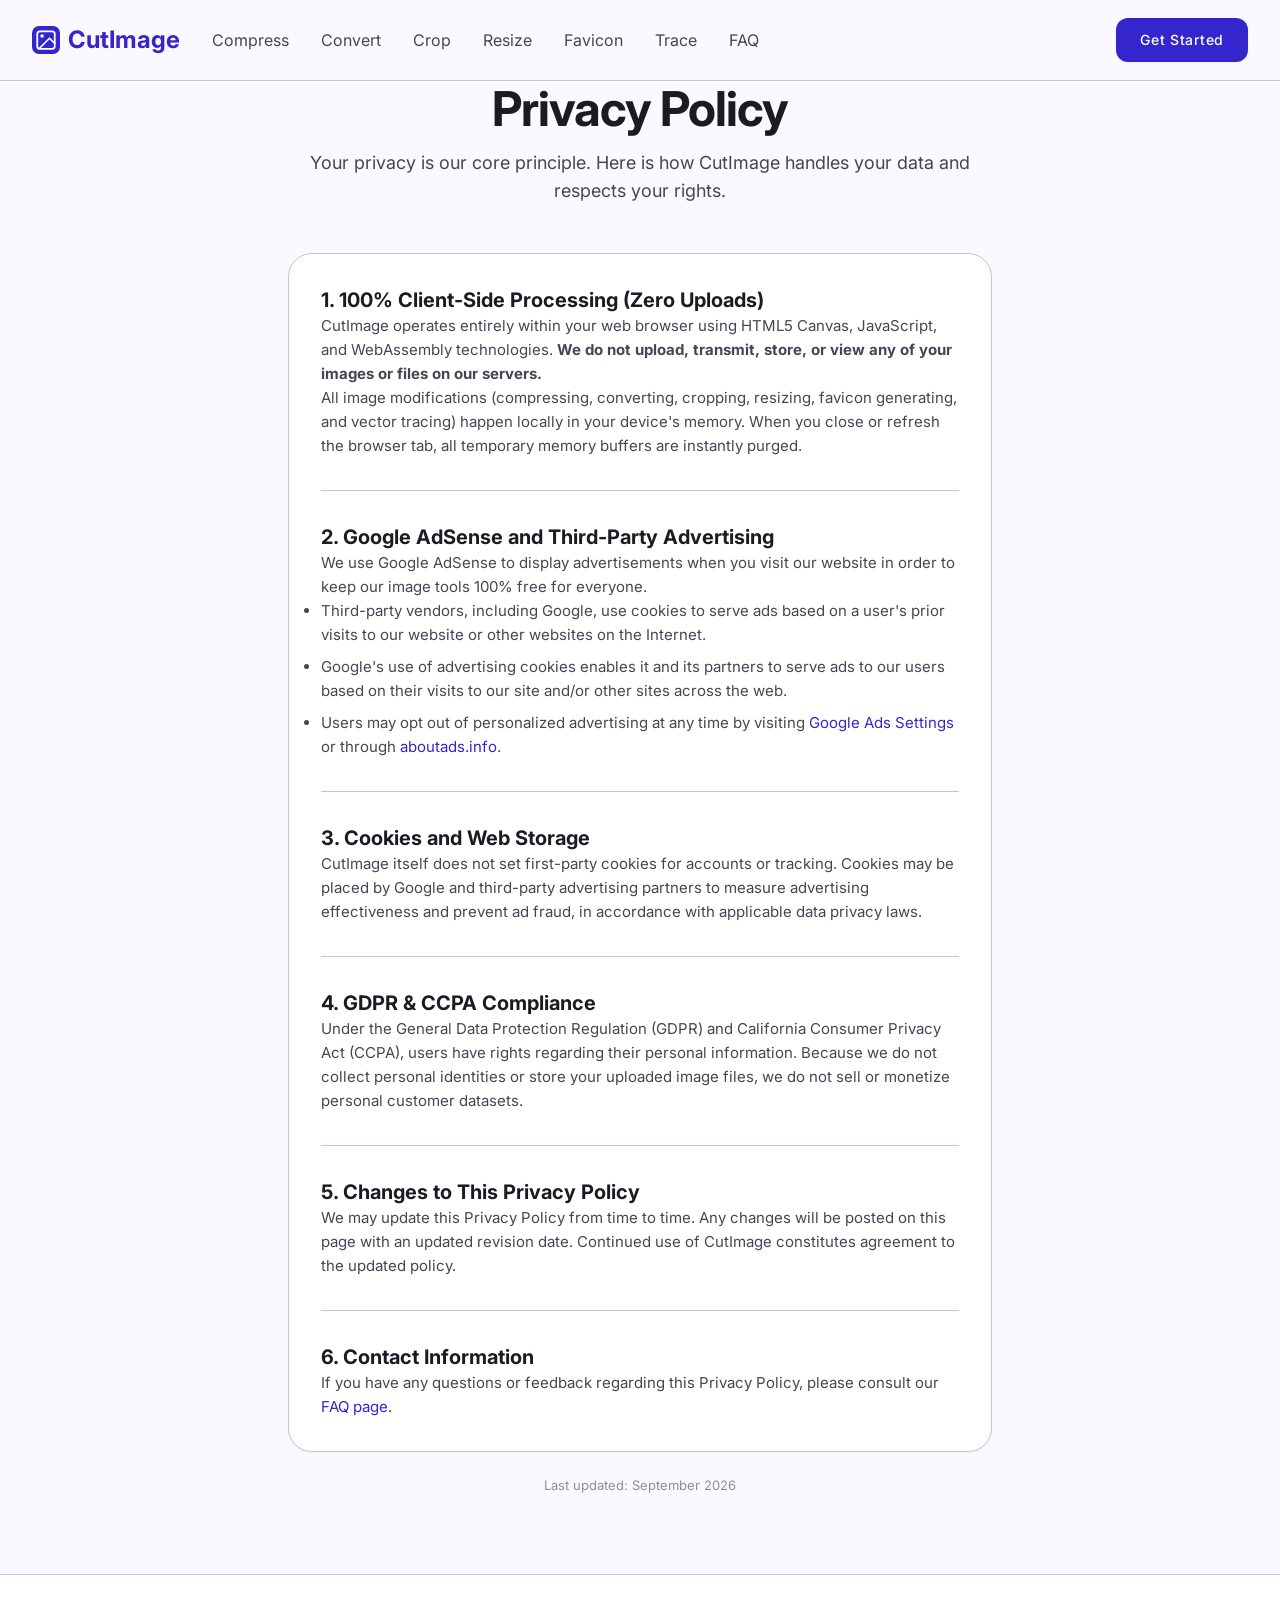
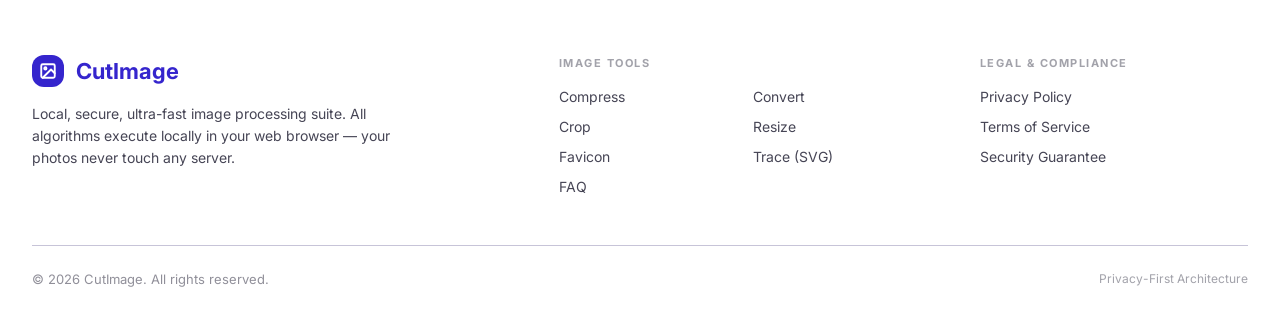
<file: privacy.html>
<!DOCTYPE html>
<html lang="en" dir="ltr">
<head>
  <meta charset="utf-8"/>
  <meta name="viewport" content="width=device-width, initial-scale=1"/>
  <title>Privacy Policy - CutImage Online Image Suite</title>
  <meta name="description" content="Privacy Policy for CutImage. Learn how your data is protected with our 100% client-side image processing architecture and our Google AdSense cookie disclosure."/>
  <meta name="robots" content="index, follow"/>
  <link rel="canonical" href="https://imagetools.suanss.com/privacy"/>

  <!-- Open Graph -->
  <meta property="og:type" content="website"/>
  <meta property="og:url" content="https://imagetools.suanss.com/privacy"/>
  <meta property="og:title" content="CutImage Privacy Policy"/>
  <meta property="og:description" content="Our commitment to 100% client-side privacy, zero server uploads, and compliant advertising practices."/>
  <meta property="og:image" content="https://imagetools.suanss.com/images/hero-illustration.svg"/>
  <meta property="og:site_name" content="CutImage"/>

  <link rel="icon" href="favicon.svg" type="image/svg+xml"/>
  <link rel="apple-touch-icon" href="apple-touch-icon.svg" type="image/svg+xml"/>

  <link rel="stylesheet" href="css/styles.css"/>
  <link rel="preconnect" href="https://fonts.googleapis.com"/>
  <link rel="preconnect" href="https://fonts.gstatic.com" crossorigin="anonymous"/>
  <link href="https://fonts.googleapis.com/css2?family=Inter:wght@400;500;600;700;800&display=swap" rel="stylesheet"/>

  <!-- Google AdSense -->
  <script async src="https://pagead2.googlesyndication.com/pagead/js/adsbygoogle.js?client=ca-pub-1351402912518551" crossorigin="anonymous"></script>
</head>
<body>
  <div class="min-h-screen flex flex-col" dir="ltr">
    <!-- Header -->
    <header class="w-full top-0 sticky bg-surface-bright border-b border-outline-variant z-50 safe-area-top">
      <nav class="flex justify-between items-center h-20 px-margin-x-sm md:px-margin-x max-w-container-max mx-auto">
        <div class="flex items-center gap-stack-lg">
          <a class="font-bold text-[24px] leading-[32px] shrink-0 text-primary flex items-center gap-2" href="index.html">
            <svg width="28" height="28" viewBox="0 0 32 32" fill="none">
              <rect width="32" height="32" rx="8" fill="#3525cd"/>
              <rect x="6" y="6" width="20" height="20" rx="3" stroke="#ffffff" stroke-width="2"/>
              <circle cx="11.5" cy="11.5" r="2" fill="#ffffff"/>
              <polyline points="26 20 20 14 8 26" stroke="#ffffff" stroke-width="2" stroke-linecap="round" stroke-linejoin="round"/>
            </svg>
            CutImage
          </a>
          <div class="hidden md:flex items-center gap-8">
            <a class="text-[16px] leading-[24px] transition-colors text-on-surface-variant hover:text-primary" href="compress.html">Compress</a>
            <a class="text-[16px] leading-[24px] transition-colors text-on-surface-variant hover:text-primary" href="convert.html">Convert</a>
            <a class="text-[16px] leading-[24px] transition-colors text-on-surface-variant hover:text-primary" href="crop.html">Crop</a>
            <a class="text-[16px] leading-[24px] transition-colors text-on-surface-variant hover:text-primary" href="resize.html">Resize</a>
            <a class="text-[16px] leading-[24px] transition-colors text-on-surface-variant hover:text-primary" href="favicon.html">Favicon</a>
            <a class="text-[16px] leading-[24px] transition-colors text-on-surface-variant hover:text-primary" href="trace.html">Trace</a>
            <a class="text-[16px] leading-[24px] transition-colors text-on-surface-variant hover:text-primary" href="faq.html">FAQ</a>
          </div>
        </div>
        <div class="flex items-center gap-4">
          <a class="bg-primary text-on-primary px-6 py-3 rounded-lg text-[14px] font-medium tracking-[0.7px] leading-[20px] hover:bg-primary-container transition-all shadow-sm" href="compress.html">Get Started</a>
          <button class="md:hidden flex items-center justify-center w-10 h-10 rounded-lg text-on-surface-variant hover:text-primary hover:bg-surface-container-low transition-colors" aria-label="Open menu" aria-expanded="false">
            <svg width="24" height="24" viewBox="0 0 24 24" fill="none" stroke="currentColor" stroke-width="2" stroke-linecap="round" stroke-linejoin="round">
              <line x1="3" y1="6" x2="21" y2="6"/><line x1="3" y1="12" x2="21" y2="12"/><line x1="3" y1="18" x2="21" y2="18"/>
            </svg>
          </button>
        </div>
      </nav>
    </header>

    <!-- Main Content -->
    <main class="flex-1">
      <div class="flex flex-col items-center gap-12 pb-section-padding pt-16 md:pt-20">
        <div class="flex flex-col gap-3 items-center max-w-container-max px-margin-x-sm md:px-margin-x w-full text-center">
          <h1 class="text-[36px] md:text-[48px] font-bold text-on-surface tracking-[-0.96px] leading-[44px] md:leading-[56px]">
            Privacy Policy
          </h1>
          <div class="max-w-[672px]">
            <p class="text-[16px] md:text-[18px] leading-[24px] md:leading-[28px] text-on-surface-variant">
              Your privacy is our core principle. Here is how CutImage handles your data and respects your rights.
            </p>
          </div>
        </div>

        <div class="w-full max-w-[768px] px-margin-x-sm md:px-margin-x">
          <div class="bg-surface-container-lowest border border-outline-variant rounded-2xl p-8 md:p-12 flex flex-col gap-8 shadow-sm">
            <section class="space-y-3">
              <h2 class="text-[20px] font-bold text-on-surface leading-[28px]">1. 100% Client-Side Processing (Zero Uploads)</h2>
              <p class="text-[15px] leading-[24px] text-on-surface-variant">
                CutImage operates entirely within your web browser using HTML5 Canvas, JavaScript, and WebAssembly technologies. <strong>We do not upload, transmit, store, or view any of your images or files on our servers.</strong>
              </p>
              <p class="text-[15px] leading-[24px] text-on-surface-variant">
                All image modifications (compressing, converting, cropping, resizing, favicon generating, and vector tracing) happen locally in your device's memory. When you close or refresh the browser tab, all temporary memory buffers are instantly purged.
              </p>
            </section>

            <div class="border-t border-outline-variant"></div>

            <section class="space-y-3">
              <h2 class="text-[20px] font-bold text-on-surface leading-[28px]">2. Google AdSense and Third-Party Advertising</h2>
              <p class="text-[15px] leading-[24px] text-on-surface-variant">
                We use Google AdSense to display advertisements when you visit our website in order to keep our image tools 100% free for everyone.
              </p>
              <ul class="list-disc pl-5 text-[15px] leading-[24px] text-on-surface-variant space-y-2">
                <li>Third-party vendors, including Google, use cookies to serve ads based on a user's prior visits to our website or other websites on the Internet.</li>
                <li>Google's use of advertising cookies enables it and its partners to serve ads to our users based on their visits to our site and/or other sites across the web.</li>
                <li>Users may opt out of personalized advertising at any time by visiting <a href="https://adssettings.google.com/" target="_blank" rel="noopener noreferrer" class="text-primary underline">Google Ads Settings</a> or through <a href="https://www.aboutads.info/choices/" target="_blank" rel="noopener noreferrer" class="text-primary underline">aboutads.info</a>.</li>
              </ul>
            </section>

            <div class="border-t border-outline-variant"></div>

            <section class="space-y-3">
              <h2 class="text-[20px] font-bold text-on-surface leading-[28px]">3. Cookies and Web Storage</h2>
              <p class="text-[15px] leading-[24px] text-on-surface-variant">
                CutImage itself does not set first-party cookies for accounts or tracking. Cookies may be placed by Google and third-party advertising partners to measure advertising effectiveness and prevent ad fraud, in accordance with applicable data privacy laws.
              </p>
            </section>

            <div class="border-t border-outline-variant"></div>

            <section class="space-y-3">
              <h2 class="text-[20px] font-bold text-on-surface leading-[28px]">4. GDPR &amp; CCPA Compliance</h2>
              <p class="text-[15px] leading-[24px] text-on-surface-variant">
                Under the General Data Protection Regulation (GDPR) and California Consumer Privacy Act (CCPA), users have rights regarding their personal information. Because we do not collect personal identities or store your uploaded image files, we do not sell or monetize personal customer datasets.
              </p>
            </section>

            <div class="border-t border-outline-variant"></div>

            <section class="space-y-3">
              <h2 class="text-[20px] font-bold text-on-surface leading-[28px]">5. Changes to This Privacy Policy</h2>
              <p class="text-[15px] leading-[24px] text-on-surface-variant">
                We may update this Privacy Policy from time to time. Any changes will be posted on this page with an updated revision date. Continued use of CutImage constitutes agreement to the updated policy.
              </p>
            </section>

            <div class="border-t border-outline-variant"></div>

            <section class="space-y-3">
              <h2 class="text-[20px] font-bold text-on-surface leading-[28px]">6. Contact Information</h2>
              <p class="text-[15px] leading-[24px] text-on-surface-variant">
                If you have any questions or feedback regarding this Privacy Policy, please consult our <a href="faq.html" class="text-primary underline">FAQ page</a>.
              </p>
            </section>
          </div>
          <p class="text-[13px] leading-[18px] text-on-surface-variant/60 text-center mt-6">Last updated: September 2026</p>
        </div>
      </div>
    </main>

    <!-- Footer -->
    <footer class="w-full border-t border-outline-variant bg-surface-container-lowest">
      <div class="px-margin-x-sm md:px-margin-x max-w-container-max mx-auto pt-section-padding-sm md:pt-section-padding pb-12">
        <div class="grid grid-cols-1 md:grid-cols-12 gap-8 md:gap-12">
          <div class="md:col-span-5 flex flex-col gap-4">
            <div class="flex items-center gap-3">
              <div class="w-8 h-8 bg-primary rounded-lg flex items-center justify-center">
                <svg width="18" height="18" viewBox="0 0 24 24" fill="none" stroke="white" stroke-width="2.5" stroke-linecap="round" stroke-linejoin="round"><rect x="3" y="3" width="18" height="18" rx="2" ry="2"/><circle cx="8.5" cy="8.5" r="1.5"/><polyline points="21 15 16 10 5 21"/></svg>
              </div>
              <span class="font-bold text-[22px] leading-[28px] text-primary">CutImage</span>
            </div>
            <p class="text-[14px] leading-[22px] text-on-surface-variant max-w-[400px]">
              Local, secure, ultra-fast image processing suite. All algorithms execute locally in your web browser — your photos never touch any server.
            </p>
          </div>
          <div class="md:col-span-4 flex flex-col gap-4">
            <span class="text-[11px] font-bold text-on-surface-variant/50 tracking-[1.5px] uppercase leading-[16px]">Image Tools</span>
            <nav class="grid grid-cols-2 gap-x-4 gap-y-2.5">
              <a class="text-[14px] leading-[20px] text-on-surface-variant hover:text-primary transition-colors" href="compress.html">Compress</a>
              <a class="text-[14px] leading-[20px] text-on-surface-variant hover:text-primary transition-colors" href="convert.html">Convert</a>
              <a class="text-[14px] leading-[20px] text-on-surface-variant hover:text-primary transition-colors" href="crop.html">Crop</a>
              <a class="text-[14px] leading-[20px] text-on-surface-variant hover:text-primary transition-colors" href="resize.html">Resize</a>
              <a class="text-[14px] leading-[20px] text-on-surface-variant hover:text-primary transition-colors" href="favicon.html">Favicon</a>
              <a class="text-[14px] leading-[20px] text-on-surface-variant hover:text-primary transition-colors" href="trace.html">Trace (SVG)</a>
              <a class="text-[14px] leading-[20px] text-on-surface-variant hover:text-primary transition-colors" href="faq.html">FAQ</a>
            </nav>
          </div>
          <div class="md:col-span-3 flex flex-col gap-4">
            <span class="text-[11px] font-bold text-on-surface-variant/50 tracking-[1.5px] uppercase leading-[16px]">Legal & Compliance</span>
            <nav class="flex flex-col gap-2.5">
              <a class="text-[14px] leading-[20px] text-on-surface-variant hover:text-primary transition-colors" href="privacy.html">Privacy Policy</a>
              <a class="text-[14px] leading-[20px] text-on-surface-variant hover:text-primary transition-colors" href="terms.html">Terms of Service</a>
              <a class="text-[14px] leading-[20px] text-on-surface-variant hover:text-primary transition-colors" href="faq.html#privacy">Security Guarantee</a>
            </nav>
          </div>
        </div>
        <div class="mt-10 md:mt-12 pt-6 border-t border-outline-variant flex flex-col sm:flex-row items-center justify-between gap-4">
          <p class="text-[13px] leading-[18px] text-on-surface-variant/60">&copy; 2026 CutImage. All rights reserved.</p>
          <p class="text-[12px] leading-[16px] text-on-surface-variant/50">Privacy-First Architecture</p>
        </div>
      </div>
    </footer>
  </div>

  <script src="js/app.js"></script>
</body>
</html>
</file>
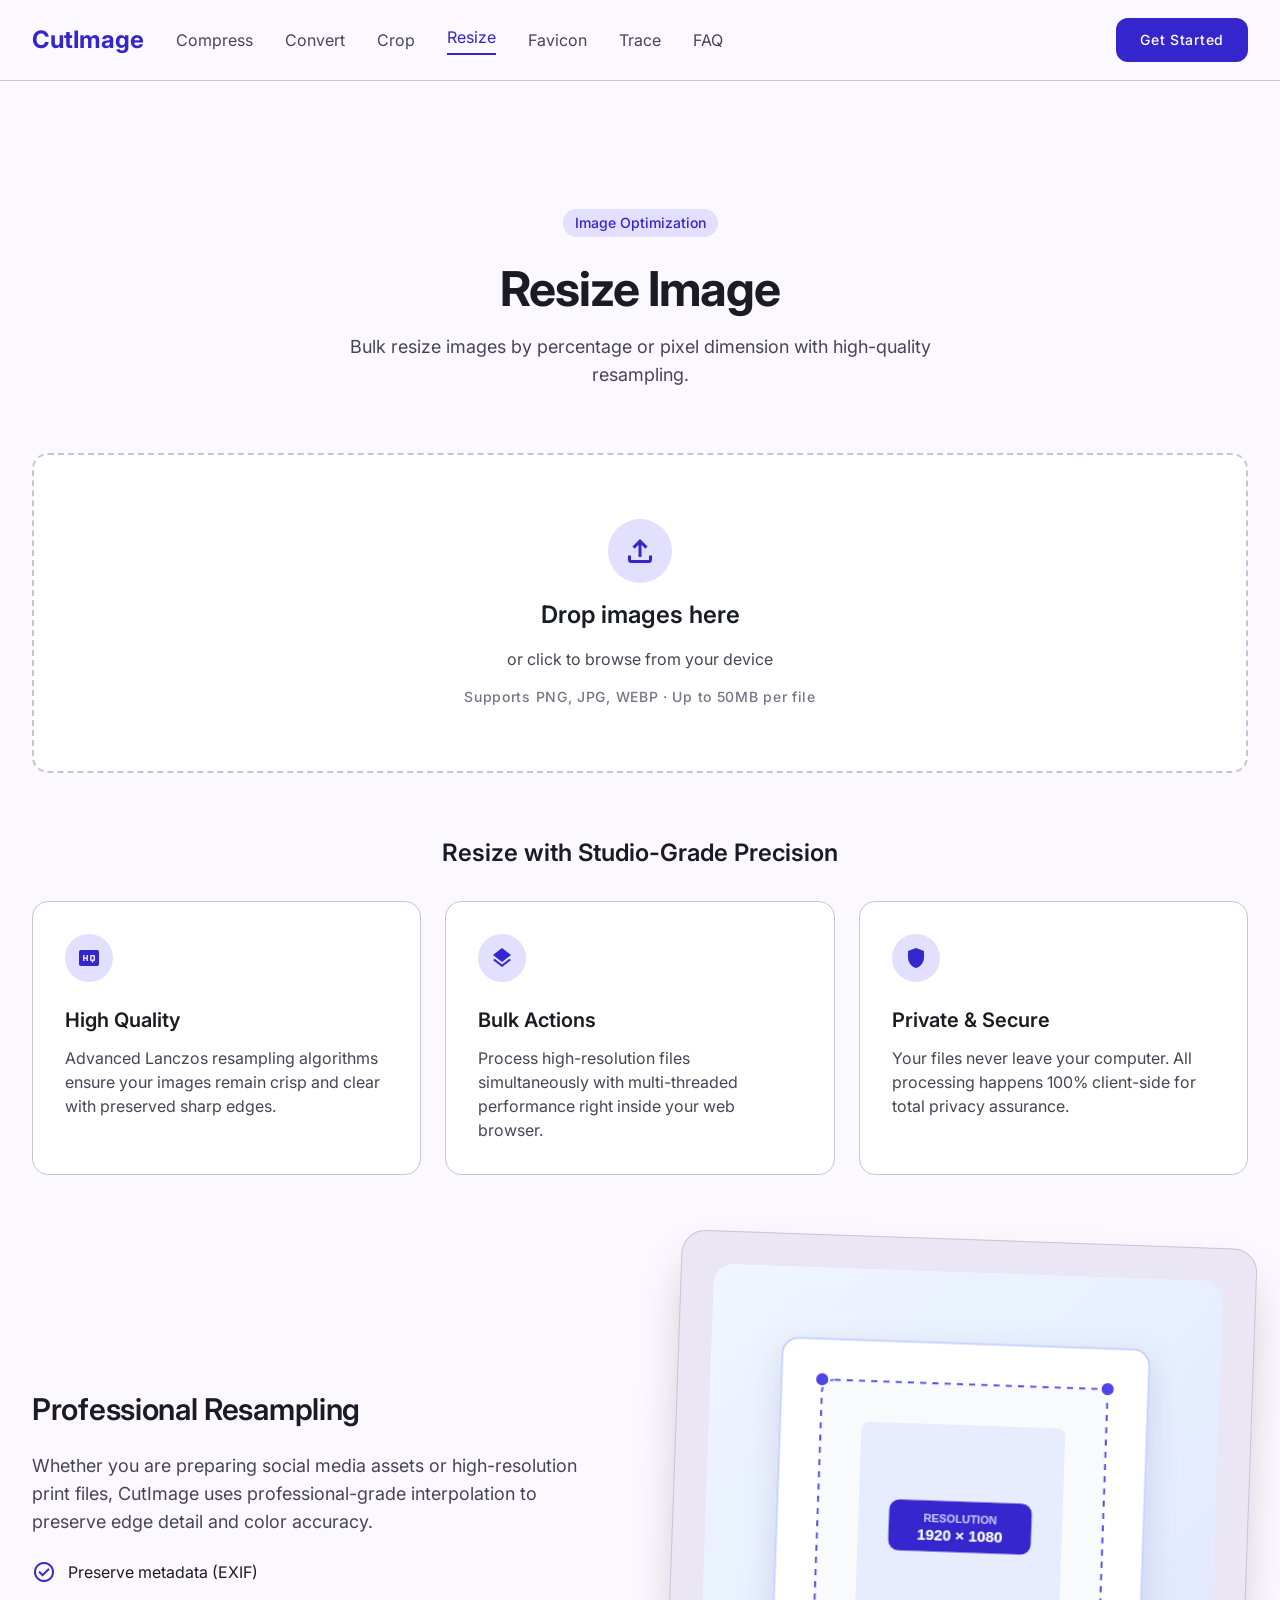
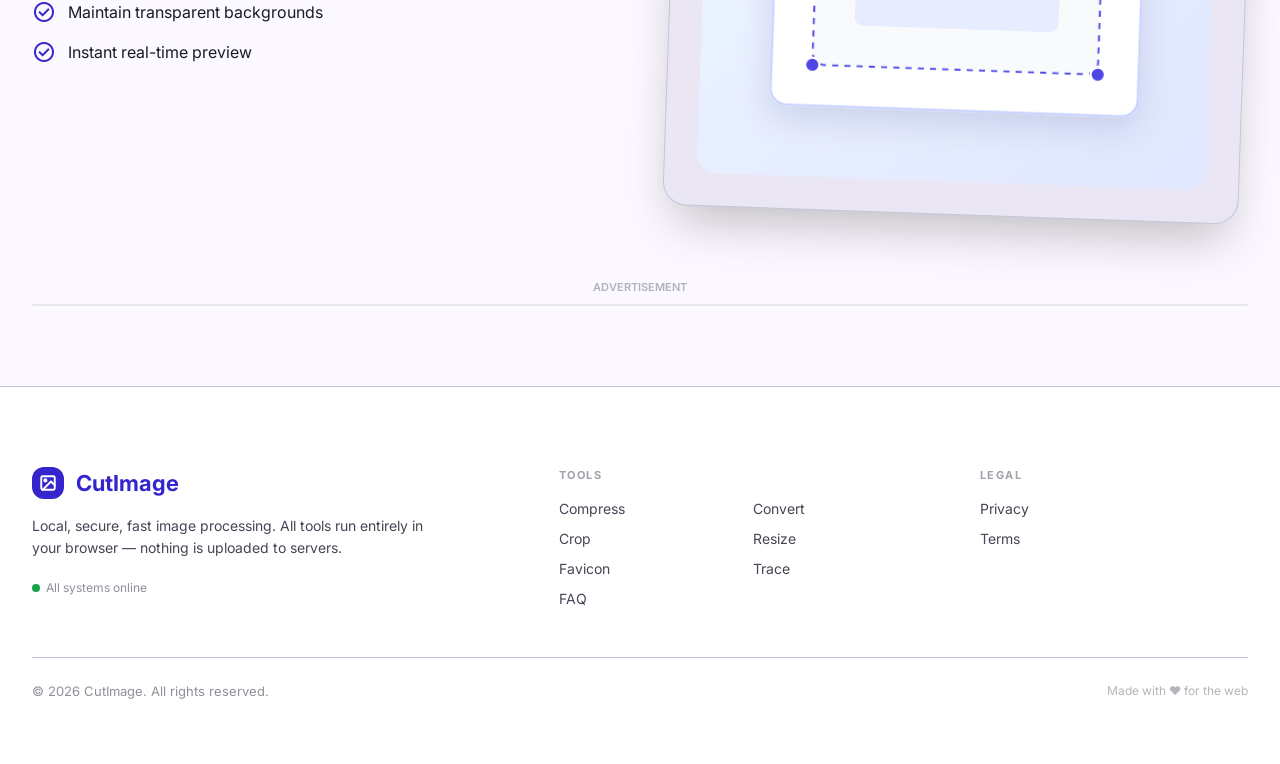
<file: resize.html>
<!DOCTYPE html>
<html lang="en" dir="ltr">
<head>
  <meta charset="utf-8"/>
  <meta name="viewport" content="width=device-width, initial-scale=1"/>
  <title>Free Image Resizer - Resize Images Online | CutImage</title>
  <meta name="description" content="Resize images online by dimensions or percentage while maintaining aspect ratio and quality. Free client-side image resizer for JPG, PNG, and WebP."/>
  <meta name="keywords" content="image resizer, resize image, resize photos online, change image dimensions, scale image, resize png, resize jpg"/>
  <meta name="robots" content="index, follow"/>
  <link rel="canonical" href="https://imagetools.suanss.com/resize"/>

  <!-- Alternate hreflangs -->
  <link rel="alternate" hreflang="en" href="https://imagetools.suanss.com/resize"/>
  <link rel="alternate" hreflang="x-default" href="https://imagetools.suanss.com/resize"/>

  <!-- Open Graph -->
  <meta property="og:type" content="website"/>
  <meta property="og:url" content="https://imagetools.suanss.com/resize"/>
  <meta property="og:title" content="Free Image Resizer - CutImage"/>
  <meta property="og:description" content="Bulk resize images by percentage or pixel dimensions with high-quality resampling."/>
  <meta property="og:image" content="https://imagetools.suanss.com/images/hero-illustration.svg"/>
  <meta property="og:site_name" content="CutImage"/>

  <!-- Twitter -->
  <meta name="twitter:card" content="summary_large_image"/>
  <meta name="twitter:title" content="Free Image Resizer - CutImage"/>
  <meta name="twitter:description" content="Precise dimension and percentage resizing in your browser without quality loss."/>
  <meta name="twitter:image" content="https://imagetools.suanss.com/images/hero-illustration.svg"/>

  <link rel="icon" href="favicon.svg" type="image/svg+xml"/>
  <link rel="apple-touch-icon" href="apple-touch-icon.svg" type="image/svg+xml"/>

  <link rel="stylesheet" href="css/styles.css"/>
  <link rel="preconnect" href="https://fonts.googleapis.com"/>
  <link rel="preconnect" href="https://fonts.gstatic.com" crossorigin="anonymous"/>
  <link href="https://fonts.googleapis.com/css2?family=Inter:wght@400;500;600;700;800&display=swap" rel="stylesheet"/>
  <link href="https://fonts.googleapis.com/css2?family=Material+Symbols+Outlined:opsz,wght,FILL,GRAD@20..48,100..700,0..1,-50..200" rel="stylesheet"/>

  <!-- Google AdSense -->
  <script async src="https://pagead2.googlesyndication.com/pagead/js/adsbygoogle.js?client=ca-pub-1351402912518551" crossorigin="anonymous"></script>

  <!-- WebApplication Structured Data -->
  <script type="application/ld+json">
  {
    "@context": "https://schema.org",
    "@type": "WebApplication",
    "name": "CutImage Image Resizer",
    "url": "https://imagetools.suanss.com/resize",
    "applicationCategory": "MultimediaApplication",
    "operatingSystem": "All",
    "offers": {
      "@type": "Offer",
      "price": "0",
      "priceCurrency": "USD"
    },
    "description": "Studio-grade client-side image resizing and resampling tool."
  }
  </script>
</head>
<body>
  <div class="min-h-screen flex flex-col" dir="ltr">
    <!-- Header -->
    <header class="w-full top-0 sticky bg-surface-bright border-b border-outline-variant z-50 safe-area-top">
      <nav class="flex justify-between items-center h-20 px-margin-x-sm md:px-margin-x max-w-container-max mx-auto">
        <div class="flex items-center gap-stack-lg">
          <a class="font-bold text-[24px] leading-[32px] shrink-0 text-primary" title="CutImage - Home" href="index.html">CutImage</a>
          <div class="hidden md:flex items-center gap-8">
            <a title="Compress images online - CutImage" class="text-[16px] leading-[24px] transition-colors text-on-surface-variant hover:text-primary" href="compress.html">Compress</a>
            <a title="Convert images online - CutImage" class="text-[16px] leading-[24px] transition-colors text-on-surface-variant hover:text-primary" href="convert.html">Convert</a>
            <a title="Crop images online - CutImage" class="text-[16px] leading-[24px] transition-colors text-on-surface-variant hover:text-primary" href="crop.html">Crop</a>
            <a title="Resize images online - CutImage" class="text-[16px] leading-[24px] transition-colors text-primary border-b-2 border-primary pb-1" href="resize.html">Resize</a>
            <a title="Favicon images online - CutImage" class="text-[16px] leading-[24px] transition-colors text-on-surface-variant hover:text-primary" href="favicon.html">Favicon</a>
            <a title="Trace images online - CutImage" class="text-[16px] leading-[24px] transition-colors text-on-surface-variant hover:text-primary" href="trace.html">Trace</a>
            <a title="FAQ images online - CutImage" class="text-[16px] leading-[24px] transition-colors text-on-surface-variant hover:text-primary" href="faq.html">FAQ</a>
          </div>
        </div>
        <div class="flex items-center gap-4">
          <a class="bg-primary text-on-primary px-6 py-3 rounded-lg text-[14px] font-medium tracking-[0.7px] leading-[20px] hover:bg-primary-container transition-all" title="Get Started - Compress Images Online Free" href="compress.html">Get Started</a>
          <button class="md:hidden flex items-center justify-center w-10 h-10 rounded-lg text-on-surface-variant hover:text-primary hover:bg-surface-container-low transition-colors" aria-label="Open menu" aria-expanded="false">
            <svg width="24" height="24" viewBox="0 0 24 24" fill="none" stroke="currentColor" stroke-width="2" stroke-linecap="round" stroke-linejoin="round">
              <line x1="3" y1="6" x2="21" y2="6"></line>
              <line x1="3" y1="12" x2="21" y2="12"></line>
              <line x1="3" y1="18" x2="21" y2="18"></line>
            </svg>
          </button>
        </div>
      </nav>
    </header>

    <!-- Main Content -->
    <main class="flex-1">
      <div class="flex flex-col items-center gap-16 pb-20 pt-32">
        <div class="flex flex-col gap-4 items-center max-w-[1280px] px-4 md:px-8 w-full">
          <div class="mb-2"><span class="inline-block py-1 px-3 bg-primary-fixed text-primary text-[14px] font-medium leading-[20px] rounded-full">Image Optimization</span></div>
          <h1 class="text-[48px] font-bold text-[#1b1b24] tracking-[-0.96px] leading-[56px] text-center">Resize Image</h1>
          <div class="max-w-[672px] text-center"><p class="text-[18px] leading-[28px] text-[#464555]">Bulk resize images by percentage or pixel dimension with high-quality resampling.</p></div>
        </div>

        <div class="w-full max-w-[1280px] px-4 md:px-8">
          <div class="relative group h-[240px] md:h-[320px] border-2 border-dashed border-outline-variant rounded-xl flex flex-col items-center justify-center bg-surface-container-lowest hover:border-primary hover:bg-surface-container-low transition-all cursor-pointer">
            <div class="text-center z-10 space-y-4">
              <div class="w-16 h-16 bg-primary-fixed text-primary rounded-full flex items-center justify-center mx-auto mb-4">
                <span class="material-symbols-outlined scale-150">upload</span>
              </div>
              <h3 class="text-[24px] font-semibold leading-[32px]">Drop images here</h3>
              <p class="text-[16px] leading-[24px] text-on-surface-variant">or click to browse from your device</p>
              <input type="file" id="resize-upload" accept="image/*" class="hidden"/>
              <label for="resize-upload" class="inline-block mt-4 text-[14px] font-medium tracking-[0.7px] leading-[20px] text-outline cursor-pointer">Supports PNG, JPG, WEBP · Up to 50MB per file</label>
            </div>
          </div>
        </div>

        <!-- Features -->
        <div class="w-full max-w-[1280px] px-4 md:px-8">
          <h2 class="text-[24px] font-semibold text-on-surface leading-[32px] text-center mb-8">Resize with Studio-Grade Precision</h2>
          <div class="grid grid-cols-1 md:grid-cols-3 gap-6">
            <div class="bg-surface-container-lowest p-8 rounded-xl border border-outline-variant hover:shadow-xl transition-all duration-300">
              <div class="w-12 h-12 bg-primary-fixed text-primary rounded-full flex items-center justify-center mb-6"><span class="material-symbols-outlined" style="font-variation-settings:'FILL' 1">high_quality</span></div>
              <h4 class="text-[20px] font-semibold leading-[28px] mb-3">High Quality</h4>
              <p class="text-[16px] leading-[24px] text-on-surface-variant">Advanced Lanczos resampling algorithms ensure your images remain crisp and clear with preserved sharp edges.</p>
            </div>
            <div class="bg-surface-container-lowest p-8 rounded-xl border border-outline-variant hover:shadow-xl transition-all duration-300">
              <div class="w-12 h-12 bg-primary-fixed text-primary rounded-full flex items-center justify-center mb-6"><span class="material-symbols-outlined" style="font-variation-settings:'FILL' 1">layers</span></div>
              <h4 class="text-[20px] font-semibold leading-[28px] mb-3">Bulk Actions</h4>
              <p class="text-[16px] leading-[24px] text-on-surface-variant">Process high-resolution files simultaneously with multi-threaded performance right inside your web browser.</p>
            </div>
            <div class="bg-surface-container-lowest p-8 rounded-xl border border-outline-variant hover:shadow-xl transition-all duration-300">
              <div class="w-12 h-12 bg-primary-fixed text-primary rounded-full flex items-center justify-center mb-6"><span class="material-symbols-outlined" style="font-variation-settings:'FILL' 1">shield</span></div>
              <h4 class="text-[20px] font-semibold leading-[28px] mb-3">Private &amp; Secure</h4>
              <p class="text-[16px] leading-[24px] text-on-surface-variant">Your files never leave your computer. All processing happens 100% client-side for total privacy assurance.</p>
            </div>
          </div>
        </div>

        <!-- Detail Section -->
        <div class="w-full max-w-[1280px] px-4 md:px-8">
          <div class="flex flex-col md:flex-row items-center gap-16">
            <div class="w-full md:w-1/2 space-y-6">
              <h2 class="text-[30px] font-semibold leading-[38px] tracking-[-0.3px]">Professional Resampling</h2>
              <p class="text-[18px] leading-[28px] text-on-surface-variant">Whether you are preparing social media assets or high-resolution print files, CutImage uses professional-grade interpolation to preserve edge detail and color accuracy.</p>
              <ul class="space-y-4">
                <li class="flex items-center gap-3 text-[16px] leading-[24px]"><span class="material-symbols-outlined text-primary">check_circle</span>Preserve metadata (EXIF)</li>
                <li class="flex items-center gap-3 text-[16px] leading-[24px]"><span class="material-symbols-outlined text-primary">check_circle</span>Maintain transparent backgrounds</li>
                <li class="flex items-center gap-3 text-[16px] leading-[24px]"><span class="material-symbols-outlined text-primary">check_circle</span>Instant real-time preview</li>
              </ul>
            </div>
            <div class="w-full md:w-1/2 relative">
              <div class="aspect-square rounded-2xl overflow-hidden border border-outline-variant shadow-2xl rotate-2 hover:rotate-0 transition-transform duration-500 bg-surface-container-high flex items-center justify-center p-8">
                <img src="images/resize-illustration.svg" alt="Resize illustration" class="w-full h-full object-contain"/>
              </div>
            </div>
          </div>
        </div>

        <!-- Ad Placement -->
        <div class="w-full max-w-container-max mx-auto px-margin-x-sm md:px-margin-x py-8">
          <div class="text-[11px] uppercase tracking-wider text-on-surface-variant/40 text-center mb-2 font-semibold">Advertisement</div>
          <div class="min-h-[90px] bg-surface-container-low/60 border border-outline-variant/40 rounded-xl flex items-center justify-center overflow-hidden">
            <ins class="adsbygoogle"
                 style="display:block"
                 data-ad-client="ca-pub-1351402912518551"
                 data-ad-slot="3456789012"
                 data-ad-format="auto"
                 data-full-width-responsive="true"></ins>
          </div>
        </div>
      </div>
    </main>

    <!-- Footer -->
    <footer class="w-full border-t border-outline-variant bg-surface-container-lowest">
      <div class="px-margin-x-sm md:px-margin-x max-w-container-max mx-auto pt-section-padding-sm md:pt-section-padding pb-12 md:pb-16">
        <div class="grid grid-cols-1 md:grid-cols-12 gap-8 md:gap-12">
          <div class="md:col-span-5 flex flex-col gap-4">
            <div class="flex items-center gap-3">
              <div class="w-8 h-8 bg-primary rounded-lg flex items-center justify-center">
                <svg width="18" height="18" viewBox="0 0 24 24" fill="none" stroke="white" stroke-width="2.5" stroke-linecap="round" stroke-linejoin="round">
                  <rect x="3" y="3" width="18" height="18" rx="2" ry="2"></rect>
                  <circle cx="8.5" cy="8.5" r="1.5"></circle>
                  <polyline points="21 15 16 10 5 21"></polyline>
                </svg>
              </div>
              <span class="font-bold text-[22px] leading-[28px] text-primary">CutImage</span>
            </div>
            <p class="text-[14px] leading-[22px] text-on-surface-variant max-w-[400px]">Local, secure, fast image processing. All tools run entirely in your browser — nothing is uploaded to servers.</p>
            <div class="flex items-center gap-3 pt-1">
              <span class="inline-flex items-center gap-1.5 text-[12px] text-on-surface-variant/60">
                <span class="w-2 h-2 rounded-full bg-success inline-block"></span>All systems online
              </span>
            </div>
          </div>
          <div class="md:col-span-4 flex flex-col gap-4">
            <span class="text-[11px] font-bold text-on-surface-variant/50 tracking-[1.5px] uppercase leading-[16px]">Tools</span>
            <nav class="grid grid-cols-2 gap-x-4 gap-y-2.5">
              <a class="text-[14px] leading-[20px] text-on-surface-variant hover:text-primary transition-colors w-fit" href="compress.html">Compress</a>
              <a class="text-[14px] leading-[20px] text-on-surface-variant hover:text-primary transition-colors w-fit" href="convert.html">Convert</a>
              <a class="text-[14px] leading-[20px] text-on-surface-variant hover:text-primary transition-colors w-fit" href="crop.html">Crop</a>
              <a class="text-[14px] leading-[20px] text-on-surface-variant hover:text-primary transition-colors w-fit" href="resize.html">Resize</a>
              <a class="text-[14px] leading-[20px] text-on-surface-variant hover:text-primary transition-colors w-fit" href="favicon.html">Favicon</a>
              <a class="text-[14px] leading-[20px] text-on-surface-variant hover:text-primary transition-colors w-fit" href="trace.html">Trace</a>
              <a class="text-[14px] leading-[20px] text-on-surface-variant hover:text-primary transition-colors w-fit" href="faq.html">FAQ</a>
            </nav>
          </div>
          <div class="md:col-span-3 flex flex-col gap-4">
            <span class="text-[11px] font-bold text-on-surface-variant/50 tracking-[1.5px] uppercase leading-[16px]">Legal</span>
            <nav class="flex flex-col gap-2.5">
              <a class="text-[14px] leading-[20px] text-on-surface-variant hover:text-primary transition-colors w-fit" href="privacy.html">Privacy</a>
              <a class="text-[14px] leading-[20px] text-on-surface-variant hover:text-primary transition-colors w-fit" href="terms.html">Terms</a>
            </nav>
          </div>
        </div>
        <div class="mt-10 md:mt-12 pt-6 border-t border-outline-variant flex flex-col sm:flex-row items-center justify-between gap-4">
          <p class="text-[13px] leading-[18px] text-on-surface-variant/60">&copy; 2026 CutImage. All rights reserved.</p>
          <p class="text-[12px] leading-[16px] text-on-surface-variant/40">Made with &hearts; for the web</p>
        </div>
      </div>
    </footer>
  </div>

  <script src="js/app.js"></script>
  <script src="js/resize.js"></script>
</body>
</html>
</file>
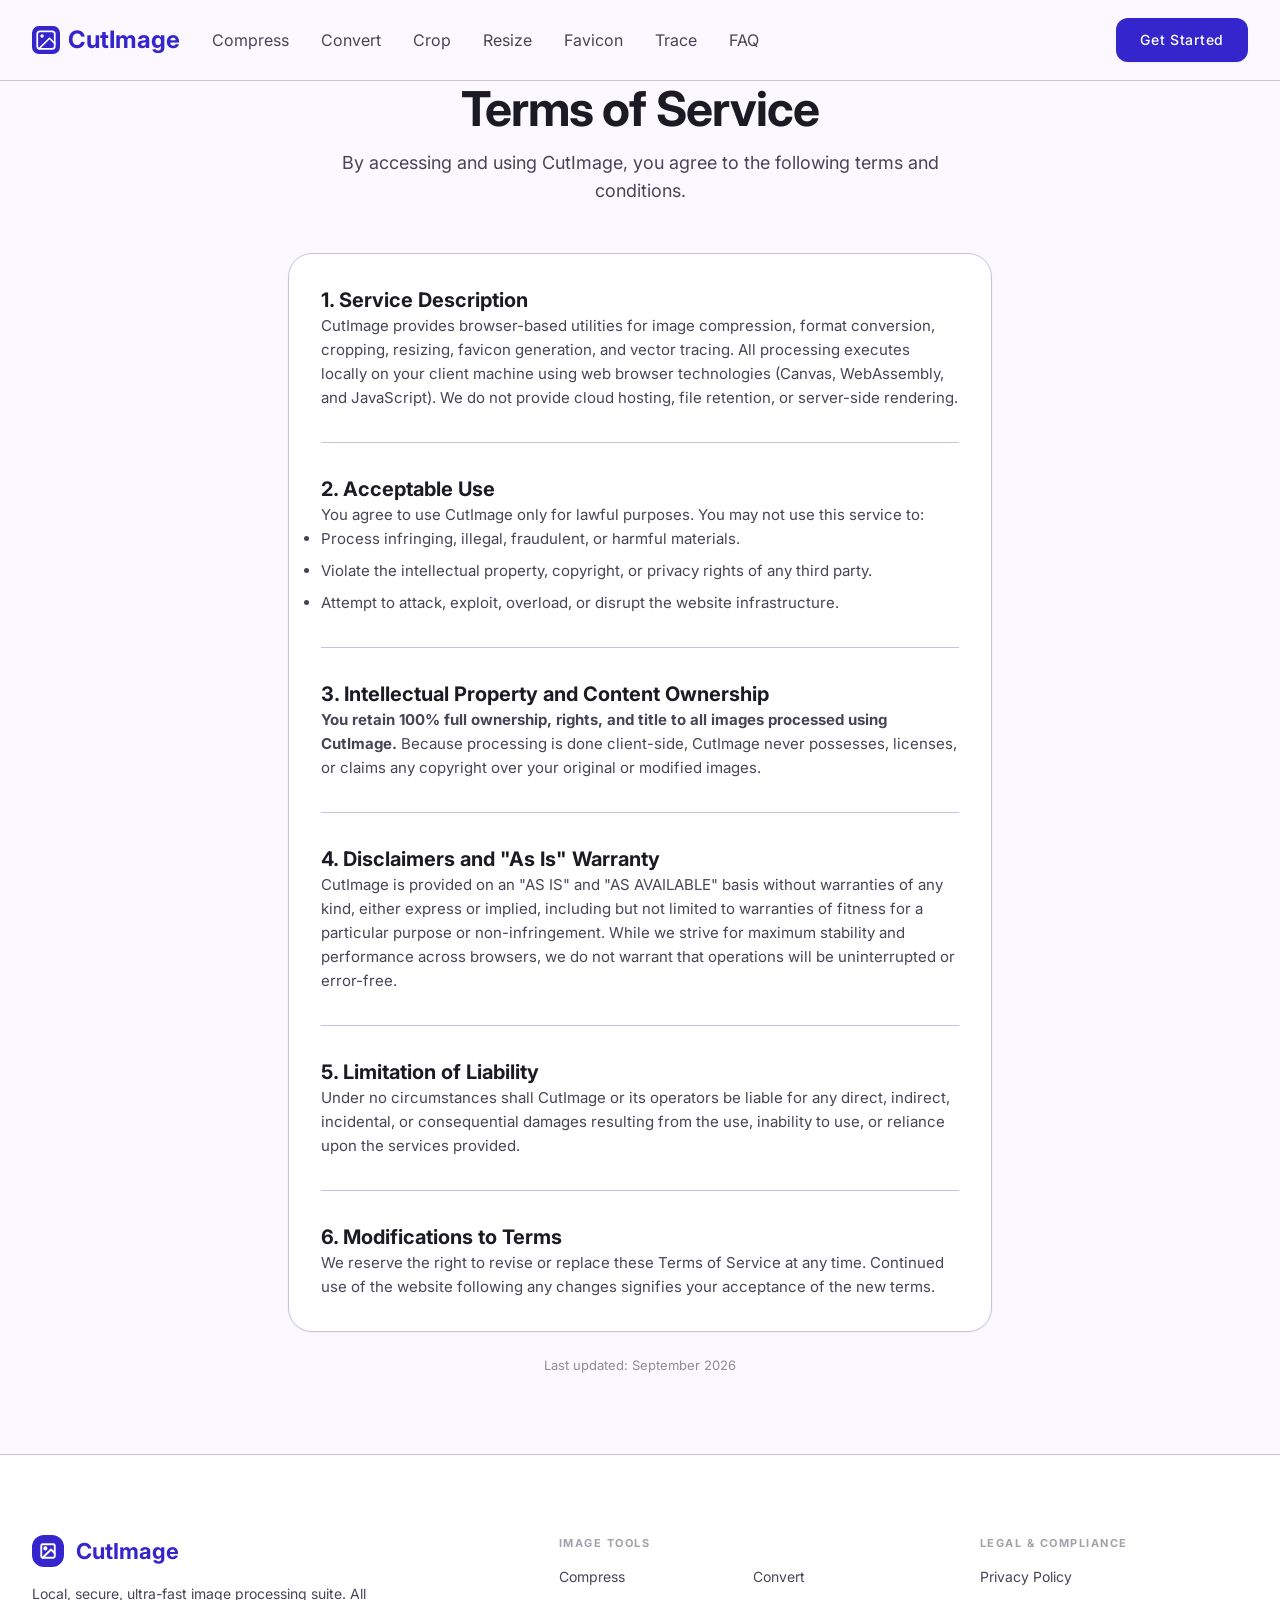
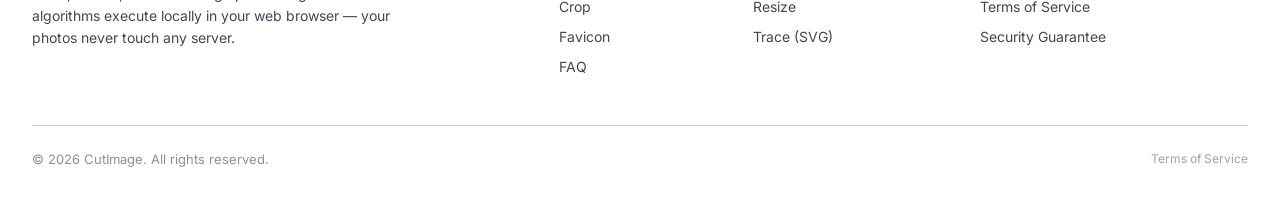
<file: terms.html>
<!DOCTYPE html>
<html lang="en" dir="ltr">
<head>
  <meta charset="utf-8"/>
  <meta name="viewport" content="width=device-width, initial-scale=1"/>
  <title>Terms of Service - CutImage Online Image Suite</title>
  <meta name="description" content="Terms of Service for CutImage. Rules, acceptable use, disclaimers, and user ownership for our free client-side image processing tools."/>
  <meta name="robots" content="index, follow"/>
  <link rel="canonical" href="https://imagetools.suanss.com/terms"/>

  <!-- Open Graph -->
  <meta property="og:type" content="website"/>
  <meta property="og:url" content="https://imagetools.suanss.com/terms"/>
  <meta property="og:title" content="CutImage Terms of Service"/>
  <meta property="og:description" content="Terms and conditions for utilizing the CutImage browser-based processing suite."/>
  <meta property="og:image" content="https://imagetools.suanss.com/images/hero-illustration.svg"/>
  <meta property="og:site_name" content="CutImage"/>

  <link rel="icon" href="favicon.svg" type="image/svg+xml"/>
  <link rel="apple-touch-icon" href="apple-touch-icon.svg" type="image/svg+xml"/>

  <link rel="stylesheet" href="css/styles.css"/>
  <link rel="preconnect" href="https://fonts.googleapis.com"/>
  <link rel="preconnect" href="https://fonts.gstatic.com" crossorigin="anonymous"/>
  <link href="https://fonts.googleapis.com/css2?family=Inter:wght@400;500;600;700;800&display=swap" rel="stylesheet"/>

  <!-- Google AdSense -->
  <script async src="https://pagead2.googlesyndication.com/pagead/js/adsbygoogle.js?client=ca-pub-1351402912518551" crossorigin="anonymous"></script>
</head>
<body>
  <div class="min-h-screen flex flex-col" dir="ltr">
    <!-- Header -->
    <header class="w-full top-0 sticky bg-surface-bright border-b border-outline-variant z-50 safe-area-top">
      <nav class="flex justify-between items-center h-20 px-margin-x-sm md:px-margin-x max-w-container-max mx-auto">
        <div class="flex items-center gap-stack-lg">
          <a class="font-bold text-[24px] leading-[32px] shrink-0 text-primary flex items-center gap-2" href="index.html">
            <svg width="28" height="28" viewBox="0 0 32 32" fill="none">
              <rect width="32" height="32" rx="8" fill="#3525cd"/>
              <rect x="6" y="6" width="20" height="20" rx="3" stroke="#ffffff" stroke-width="2"/>
              <circle cx="11.5" cy="11.5" r="2" fill="#ffffff"/>
              <polyline points="26 20 20 14 8 26" stroke="#ffffff" stroke-width="2" stroke-linecap="round" stroke-linejoin="round"/>
            </svg>
            CutImage
          </a>
          <div class="hidden md:flex items-center gap-8">
            <a class="text-[16px] leading-[24px] transition-colors text-on-surface-variant hover:text-primary" href="compress.html">Compress</a>
            <a class="text-[16px] leading-[24px] transition-colors text-on-surface-variant hover:text-primary" href="convert.html">Convert</a>
            <a class="text-[16px] leading-[24px] transition-colors text-on-surface-variant hover:text-primary" href="crop.html">Crop</a>
            <a class="text-[16px] leading-[24px] transition-colors text-on-surface-variant hover:text-primary" href="resize.html">Resize</a>
            <a class="text-[16px] leading-[24px] transition-colors text-on-surface-variant hover:text-primary" href="favicon.html">Favicon</a>
            <a class="text-[16px] leading-[24px] transition-colors text-on-surface-variant hover:text-primary" href="trace.html">Trace</a>
            <a class="text-[16px] leading-[24px] transition-colors text-on-surface-variant hover:text-primary" href="faq.html">FAQ</a>
          </div>
        </div>
        <div class="flex items-center gap-4">
          <a class="bg-primary text-on-primary px-6 py-3 rounded-lg text-[14px] font-medium tracking-[0.7px] leading-[20px] hover:bg-primary-container transition-all shadow-sm" href="compress.html">Get Started</a>
          <button class="md:hidden flex items-center justify-center w-10 h-10 rounded-lg text-on-surface-variant hover:text-primary hover:bg-surface-container-low transition-colors" aria-label="Open menu" aria-expanded="false">
            <svg width="24" height="24" viewBox="0 0 24 24" fill="none" stroke="currentColor" stroke-width="2" stroke-linecap="round" stroke-linejoin="round">
              <line x1="3" y1="6" x2="21" y2="6"/><line x1="3" y1="12" x2="21" y2="12"/><line x1="3" y1="18" x2="21" y2="18"/>
            </svg>
          </button>
        </div>
      </nav>
    </header>

    <!-- Main Content -->
    <main class="flex-1">
      <div class="flex flex-col items-center gap-12 pb-section-padding pt-16 md:pt-20">
        <div class="flex flex-col gap-3 items-center max-w-container-max px-margin-x-sm md:px-margin-x w-full text-center">
          <h1 class="text-[36px] md:text-[48px] font-bold text-on-surface tracking-[-0.96px] leading-[44px] md:leading-[56px]">
            Terms of Service
          </h1>
          <div class="max-w-[672px]">
            <p class="text-[16px] md:text-[18px] leading-[24px] md:leading-[28px] text-on-surface-variant">
              By accessing and using CutImage, you agree to the following terms and conditions.
            </p>
          </div>
        </div>

        <div class="w-full max-w-[768px] px-margin-x-sm md:px-margin-x">
          <div class="bg-surface-container-lowest border border-outline-variant rounded-2xl p-8 md:p-12 flex flex-col gap-8 shadow-sm">
            <section class="space-y-3">
              <h2 class="text-[20px] font-bold text-on-surface leading-[28px]">1. Service Description</h2>
              <p class="text-[15px] leading-[24px] text-on-surface-variant">
                CutImage provides browser-based utilities for image compression, format conversion, cropping, resizing, favicon generation, and vector tracing. All processing executes locally on your client machine using web browser technologies (Canvas, WebAssembly, and JavaScript). We do not provide cloud hosting, file retention, or server-side rendering.
              </p>
            </section>

            <div class="border-t border-outline-variant"></div>

            <section class="space-y-3">
              <h2 class="text-[20px] font-bold text-on-surface leading-[28px]">2. Acceptable Use</h2>
              <p class="text-[15px] leading-[24px] text-on-surface-variant">
                You agree to use CutImage only for lawful purposes. You may not use this service to:
              </p>
              <ul class="list-disc pl-5 text-[15px] leading-[24px] text-on-surface-variant space-y-2">
                <li>Process infringing, illegal, fraudulent, or harmful materials.</li>
                <li>Violate the intellectual property, copyright, or privacy rights of any third party.</li>
                <li>Attempt to attack, exploit, overload, or disrupt the website infrastructure.</li>
              </ul>
            </section>

            <div class="border-t border-outline-variant"></div>

            <section class="space-y-3">
              <h2 class="text-[20px] font-bold text-on-surface leading-[28px]">3. Intellectual Property and Content Ownership</h2>
              <p class="text-[15px] leading-[24px] text-on-surface-variant">
                <strong>You retain 100% full ownership, rights, and title to all images processed using CutImage.</strong> Because processing is done client-side, CutImage never possesses, licenses, or claims any copyright over your original or modified images.
              </p>
            </section>

            <div class="border-t border-outline-variant"></div>

            <section class="space-y-3">
              <h2 class="text-[20px] font-bold text-on-surface leading-[28px]">4. Disclaimers and "As Is" Warranty</h2>
              <p class="text-[15px] leading-[24px] text-on-surface-variant">
                CutImage is provided on an "AS IS" and "AS AVAILABLE" basis without warranties of any kind, either express or implied, including but not limited to warranties of fitness for a particular purpose or non-infringement. While we strive for maximum stability and performance across browsers, we do not warrant that operations will be uninterrupted or error-free.
              </p>
            </section>

            <div class="border-t border-outline-variant"></div>

            <section class="space-y-3">
              <h2 class="text-[20px] font-bold text-on-surface leading-[28px]">5. Limitation of Liability</h2>
              <p class="text-[15px] leading-[24px] text-on-surface-variant">
                Under no circumstances shall CutImage or its operators be liable for any direct, indirect, incidental, or consequential damages resulting from the use, inability to use, or reliance upon the services provided.
              </p>
            </section>

            <div class="border-t border-outline-variant"></div>

            <section class="space-y-3">
              <h2 class="text-[20px] font-bold text-on-surface leading-[28px]">6. Modifications to Terms</h2>
              <p class="text-[15px] leading-[24px] text-on-surface-variant">
                We reserve the right to revise or replace these Terms of Service at any time. Continued use of the website following any changes signifies your acceptance of the new terms.
              </p>
            </section>
          </div>
          <p class="text-[13px] leading-[18px] text-on-surface-variant/60 text-center mt-6">Last updated: September 2026</p>
        </div>
      </div>
    </main>

    <!-- Footer -->
    <footer class="w-full border-t border-outline-variant bg-surface-container-lowest">
      <div class="px-margin-x-sm md:px-margin-x max-w-container-max mx-auto pt-section-padding-sm md:pt-section-padding pb-12">
        <div class="grid grid-cols-1 md:grid-cols-12 gap-8 md:gap-12">
          <div class="md:col-span-5 flex flex-col gap-4">
            <div class="flex items-center gap-3">
              <div class="w-8 h-8 bg-primary rounded-lg flex items-center justify-center">
                <svg width="18" height="18" viewBox="0 0 24 24" fill="none" stroke="white" stroke-width="2.5" stroke-linecap="round" stroke-linejoin="round"><rect x="3" y="3" width="18" height="18" rx="2" ry="2"/><circle cx="8.5" cy="8.5" r="1.5"/><polyline points="21 15 16 10 5 21"/></svg>
              </div>
              <span class="font-bold text-[22px] leading-[28px] text-primary">CutImage</span>
            </div>
            <p class="text-[14px] leading-[22px] text-on-surface-variant max-w-[400px]">
              Local, secure, ultra-fast image processing suite. All algorithms execute locally in your web browser — your photos never touch any server.
            </p>
          </div>
          <div class="md:col-span-4 flex flex-col gap-4">
            <span class="text-[11px] font-bold text-on-surface-variant/50 tracking-[1.5px] uppercase leading-[16px]">Image Tools</span>
            <nav class="grid grid-cols-2 gap-x-4 gap-y-2.5">
              <a class="text-[14px] leading-[20px] text-on-surface-variant hover:text-primary transition-colors" href="compress.html">Compress</a>
              <a class="text-[14px] leading-[20px] text-on-surface-variant hover:text-primary transition-colors" href="convert.html">Convert</a>
              <a class="text-[14px] leading-[20px] text-on-surface-variant hover:text-primary transition-colors" href="crop.html">Crop</a>
              <a class="text-[14px] leading-[20px] text-on-surface-variant hover:text-primary transition-colors" href="resize.html">Resize</a>
              <a class="text-[14px] leading-[20px] text-on-surface-variant hover:text-primary transition-colors" href="favicon.html">Favicon</a>
              <a class="text-[14px] leading-[20px] text-on-surface-variant hover:text-primary transition-colors" href="trace.html">Trace (SVG)</a>
              <a class="text-[14px] leading-[20px] text-on-surface-variant hover:text-primary transition-colors" href="faq.html">FAQ</a>
            </nav>
          </div>
          <div class="md:col-span-3 flex flex-col gap-4">
            <span class="text-[11px] font-bold text-on-surface-variant/50 tracking-[1.5px] uppercase leading-[16px]">Legal & Compliance</span>
            <nav class="flex flex-col gap-2.5">
              <a class="text-[14px] leading-[20px] text-on-surface-variant hover:text-primary transition-colors" href="privacy.html">Privacy Policy</a>
              <a class="text-[14px] leading-[20px] text-on-surface-variant hover:text-primary transition-colors" href="terms.html">Terms of Service</a>
              <a class="text-[14px] leading-[20px] text-on-surface-variant hover:text-primary transition-colors" href="faq.html#privacy">Security Guarantee</a>
            </nav>
          </div>
        </div>
        <div class="mt-10 md:mt-12 pt-6 border-t border-outline-variant flex flex-col sm:flex-row items-center justify-between gap-4">
          <p class="text-[13px] leading-[18px] text-on-surface-variant/60">&copy; 2026 CutImage. All rights reserved.</p>
          <p class="text-[12px] leading-[16px] text-on-surface-variant/50">Terms of Service</p>
        </div>
      </div>
    </footer>
  </div>

  <script src="js/app.js"></script>
</body>
</html>
</file>
<file: css/styles.css>
*,:after,:before{--tw-border-spacing-x:0;--tw-border-spacing-y:0;--tw-translate-x:0;--tw-translate-y:0;--tw-rotate:0;--tw-skew-x:0;--tw-skew-y:0;--tw-scale-x:1;--tw-scale-y:1;--tw-pan-x: ;--tw-pan-y: ;--tw-pinch-zoom: ;--tw-scroll-snap-strictness:proximity;--tw-gradient-from-position: ;--tw-gradient-via-position: ;--tw-gradient-to-position: ;--tw-ordinal: ;--tw-slashed-zero: ;--tw-numeric-figure: ;--tw-numeric-spacing: ;--tw-numeric-fraction: ;--tw-ring-inset: ;--tw-ring-offset-width:0px;--tw-ring-offset-color:#fff;--tw-ring-color:rgb(59 130 246/0.5);--tw-ring-offset-shadow:0 0 #0000;--tw-ring-shadow:0 0 #0000;--tw-shadow:0 0 #0000;--tw-shadow-colored:0 0 #0000;--tw-blur: ;--tw-brightness: ;--tw-contrast: ;--tw-grayscale: ;--tw-hue-rotate: ;--tw-invert: ;--tw-saturate: ;--tw-sepia: ;--tw-drop-shadow: ;--tw-backdrop-blur: ;--tw-backdrop-brightness: ;--tw-backdrop-contrast: ;--tw-backdrop-grayscale: ;--tw-backdrop-hue-rotate: ;--tw-backdrop-invert: ;--tw-backdrop-opacity: ;--tw-backdrop-saturate: ;--tw-backdrop-sepia: ;--tw-contain-size: ;--tw-contain-layout: ;--tw-contain-paint: ;--tw-contain-style: }::backdrop{--tw-border-spacing-x:0;--tw-border-spacing-y:0;--tw-translate-x:0;--tw-translate-y:0;--tw-rotate:0;--tw-skew-x:0;--tw-skew-y:0;--tw-scale-x:1;--tw-scale-y:1;--tw-pan-x: ;--tw-pan-y: ;--tw-pinch-zoom: ;--tw-scroll-snap-strictness:proximity;--tw-gradient-from-position: ;--tw-gradient-via-position: ;--tw-gradient-to-position: ;--tw-ordinal: ;--tw-slashed-zero: ;--tw-numeric-figure: ;--tw-numeric-spacing: ;--tw-numeric-fraction: ;--tw-ring-inset: ;--tw-ring-offset-width:0px;--tw-ring-offset-color:#fff;--tw-ring-color:rgb(59 130 246/0.5);--tw-ring-offset-shadow:0 0 #0000;--tw-ring-shadow:0 0 #0000;--tw-shadow:0 0 #0000;--tw-shadow-colored:0 0 #0000;--tw-blur: ;--tw-brightness: ;--tw-contrast: ;--tw-grayscale: ;--tw-hue-rotate: ;--tw-invert: ;--tw-saturate: ;--tw-sepia: ;--tw-drop-shadow: ;--tw-backdrop-blur: ;--tw-backdrop-brightness: ;--tw-backdrop-contrast: ;--tw-backdrop-grayscale: ;--tw-backdrop-hue-rotate: ;--tw-backdrop-invert: ;--tw-backdrop-opacity: ;--tw-backdrop-saturate: ;--tw-backdrop-sepia: ;--tw-contain-size: ;--tw-contain-layout: ;--tw-contain-paint: ;--tw-contain-style: }/*
! tailwindcss v3.4.19 | MIT License | https://tailwindcss.com
*/*,:after,:before{box-sizing:border-box;border:0 solid #e5e7eb}:after,:before{--tw-content:""}:host,html{line-height:1.5;-webkit-text-size-adjust:100%;-moz-tab-size:4;-o-tab-size:4;tab-size:4;font-family:Inter,system-ui,sans-serif;font-feature-settings:normal;font-variation-settings:normal;-webkit-tap-highlight-color:transparent}body{line-height:inherit}hr{height:0;color:inherit;border-top-width:1px}abbr:where([title]){-webkit-text-decoration:underline dotted;text-decoration:underline dotted}h1,h2,h3,h4,h5,h6{font-size:inherit;font-weight:inherit}a{color:inherit;text-decoration:inherit}b,strong{font-weight:bolder}code,kbd,pre,samp{font-family:ui-monospace,SFMono-Regular,Menlo,Monaco,Consolas,Liberation Mono,Courier New,monospace;font-feature-settings:normal;font-variation-settings:normal;font-size:1em}small{font-size:80%}sub,sup{font-size:75%;line-height:0;position:relative;vertical-align:baseline}sub{bottom:-.25em}sup{top:-.5em}table{text-indent:0;border-color:inherit;border-collapse:collapse}button,input,optgroup,select,textarea{font-family:inherit;font-feature-settings:inherit;font-variation-settings:inherit;font-size:100%;font-weight:inherit;line-height:inherit;letter-spacing:inherit;color:inherit;margin:0;padding:0}button,select{text-transform:none}button,input:where([type=button]),input:where([type=reset]),input:where([type=submit]){-webkit-appearance:button;background-color:transparent;background-image:none}:-moz-focusring{outline:auto}:-moz-ui-invalid{box-shadow:none}progress{vertical-align:baseline}::-webkit-inner-spin-button,::-webkit-outer-spin-button{height:auto}[type=search]{-webkit-appearance:textfield;outline-offset:-2px}::-webkit-search-decoration{-webkit-appearance:none}::-webkit-file-upload-button{-webkit-appearance:button;font:inherit}summary{display:list-item}blockquote,dd,dl,figure,h1,h2,h3,h4,h5,h6,hr,p,pre{margin:0}fieldset{margin:0}fieldset,legend{padding:0}menu,ol,ul{list-style:none;margin:0;padding:0}dialog{padding:0}textarea{resize:vertical}input::-moz-placeholder,textarea::-moz-placeholder{opacity:1;color:#9ca3af}input::placeholder,textarea::placeholder{opacity:1;color:#9ca3af}[role=button],button{cursor:pointer}:disabled{cursor:default}audio,canvas,embed,iframe,img,object,svg,video{display:block;vertical-align:middle}img,video{max-width:100%;height:auto}[hidden]:where(:not([hidden=until-found])){display:none}.pointer-events-none{pointer-events:none}.visible{visibility:visible}.fixed{position:fixed}.absolute{position:absolute}.relative{position:relative}.sticky{position:sticky}.inset-0{inset:0}.bottom-0{bottom:0}.left-0{left:0}.left-1{left:.25rem}.left-1\/2{left:50%}.left-3{left:.75rem}.left-4{left:1rem}.left-\[26px\]{left:26px}.right-0{right:0}.right-3{right:.75rem}.right-4{right:1rem}.top-0{top:0}.top-1{top:.25rem}.top-1\/2{top:50%}.top-3{top:.75rem}.top-4{top:1rem}.top-full{top:100%}.z-10{z-index:10}.z-20{z-index:20}.z-50{z-index:50}.z-\[1\]{z-index:1}.z-\[2\]{z-index:2}.z-\[3\]{z-index:3}.order-1{order:1}.order-2{order:2}.col-span-2{grid-column:span 2/span 2}.m-2{margin:.5rem}.mx-auto{margin-left:auto;margin-right:auto}.mx-margin-x-sm{margin-left:16px;margin-right:16px}.-ml-2{margin-left:-.5rem}.-mr-2{margin-right:-.5rem}.mb-0{margin-bottom:0}.mb-2{margin-bottom:.5rem}.mb-3{margin-bottom:.75rem}.mb-4{margin-bottom:1rem}.mb-6{margin-bottom:1.5rem}.mb-8{margin-bottom:2rem}.ml-auto{margin-left:auto}.mt-1{margin-top:.25rem}.mt-10{margin-top:2.5rem}.mt-2{margin-top:.5rem}.mt-4{margin-top:1rem}.mt-6{margin-top:1.5rem}.mt-8{margin-top:2rem}.block{display:block}.inline-block{display:inline-block}.flex{display:flex}.inline-flex{display:inline-flex}.grid{display:grid}.hidden{display:none}.aspect-\[3\/2\]{aspect-ratio:3/2}.aspect-\[4\/3\]{aspect-ratio:4/3}.aspect-square{aspect-ratio:1/1}.h-10{height:2.5rem}.h-12{height:3rem}.h-14{height:3.5rem}.h-16{height:4rem}.h-2{height:.5rem}.h-20{height:5rem}.h-4{height:1rem}.h-5{height:1.25rem}.h-6{height:1.5rem}.h-8{height:2rem}.h-80{height:20rem}.h-\[18px\]{height:18px}.h-\[240px\]{height:240px}.h-\[48px\]{height:48px}.h-\[500px\]{height:500px}.h-\[96px\]{height:96px}.h-auto{height:auto}.h-full{height:100%}.h-px{height:1px}.max-h-0{max-height:0}.max-h-\[800px\]{max-height:800px}.max-h-\[90vh\]{max-height:90vh}.max-h-full{max-height:100%}.min-h-\[200px\]{min-height:200px}.min-h-\[320px\]{min-height:320px}.min-h-\[400px\]{min-height:400px}.min-h-\[580px\]{min-height:580px}.min-h-\[600px\]{min-height:600px}.min-h-screen{min-height:100vh}.w-0\.5{width:.125rem}.w-1{width:.25rem}.w-10{width:2.5rem}.w-12{width:3rem}.w-14{width:3.5rem}.w-16{width:4rem}.w-2{width:.5rem}.w-20{width:5rem}.w-24{width:6rem}.w-4{width:1rem}.w-5{width:1.25rem}.w-8{width:2rem}.w-\[18px\]{width:18px}.w-\[48px\]{width:48px}.w-fit{width:-moz-fit-content;width:fit-content}.w-full{width:100%}.min-w-0{min-width:0}.min-w-\[160px\]{min-width:160px}.max-w-\[1024px\]{max-width:1024px}.max-w-\[1216px\]{max-width:1216px}.max-w-\[1280px\]{max-width:1280px}.max-w-\[400px\]{max-width:400px}.max-w-\[480px\]{max-width:480px}.max-w-\[576px\]{max-width:576px}.max-w-\[640px\]{max-width:640px}.max-w-\[672px\]{max-width:672px}.max-w-\[768px\]{max-width:768px}.max-w-\[896px\]{max-width:896px}.max-w-container-max{max-width:1280px}.max-w-container-narrow{max-width:900px}.max-w-full{max-width:100%}.max-w-md{max-width:28rem}.max-w-none{max-width:none}.flex-1{flex:1 1 0%}.flex-\[2\]{flex:2}.shrink-0{flex-shrink:0}.-translate-x-1\/2{--tw-translate-x:-50%}.-translate-x-1\/2,.-translate-y-1\/2{transform:translate(var(--tw-translate-x),var(--tw-translate-y)) rotate(var(--tw-rotate)) skewX(var(--tw-skew-x)) skewY(var(--tw-skew-y)) scaleX(var(--tw-scale-x)) scaleY(var(--tw-scale-y))}.-translate-y-1\/2{--tw-translate-y:-50%}.rotate-12{--tw-rotate:12deg}.rotate-12,.rotate-180{transform:translate(var(--tw-translate-x),var(--tw-translate-y)) rotate(var(--tw-rotate)) skewX(var(--tw-skew-x)) skewY(var(--tw-skew-y)) scaleX(var(--tw-scale-x)) scaleY(var(--tw-scale-y))}.rotate-180{--tw-rotate:180deg}.rotate-2{--tw-rotate:2deg}.rotate-2,.rotate-3{transform:translate(var(--tw-translate-x),var(--tw-translate-y)) rotate(var(--tw-rotate)) skewX(var(--tw-skew-x)) skewY(var(--tw-skew-y)) scaleX(var(--tw-scale-x)) scaleY(var(--tw-scale-y))}.rotate-3{--tw-rotate:3deg}.scale-150{--tw-scale-x:1.5;--tw-scale-y:1.5;transform:translate(var(--tw-translate-x),var(--tw-translate-y)) rotate(var(--tw-rotate)) skewX(var(--tw-skew-x)) skewY(var(--tw-skew-y)) scaleX(var(--tw-scale-x)) scaleY(var(--tw-scale-y))}@keyframes fade-in{0%{opacity:0;transform:translateY(8px)}to{opacity:1;transform:translateY(0)}}.animate-fade-in{animation:fade-in .2s ease-out}@keyframes spin{to{transform:rotate(1turn)}}.animate-spin{animation:spin 1s linear infinite}.cursor-ew-resize{cursor:ew-resize}.cursor-pointer{cursor:pointer}.select-none{-webkit-user-select:none;-moz-user-select:none;user-select:none}.resize{resize:both}.list-disc{list-style-type:disc}.appearance-none{-webkit-appearance:none;-moz-appearance:none;appearance:none}.grid-cols-1{grid-template-columns:repeat(1,minmax(0,1fr))}.grid-cols-2{grid-template-columns:repeat(2,minmax(0,1fr))}.grid-cols-3{grid-template-columns:repeat(3,minmax(0,1fr))}.grid-cols-6{grid-template-columns:repeat(6,minmax(0,1fr))}.grid-rows-6{grid-template-rows:repeat(6,minmax(0,1fr))}.flex-row-reverse{flex-direction:row-reverse}.flex-col{flex-direction:column}.flex-wrap{flex-wrap:wrap}.items-start{align-items:flex-start}.items-end{align-items:flex-end}.items-center{align-items:center}.items-stretch{align-items:stretch}.justify-end{justify-content:flex-end}.justify-center{justify-content:center}.justify-between{justify-content:space-between}.gap-0{gap:0}.gap-1{gap:.25rem}.gap-1\.5{gap:.375rem}.gap-12{gap:3rem}.gap-16{gap:4rem}.gap-2{gap:.5rem}.gap-2\.5{gap:.625rem}.gap-3{gap:.75rem}.gap-4{gap:1rem}.gap-5{gap:1.25rem}.gap-6{gap:1.5rem}.gap-8{gap:2rem}.gap-stack-lg{gap:32px}.gap-x-2{-moz-column-gap:.5rem;column-gap:.5rem}.gap-x-4{-moz-column-gap:1rem;column-gap:1rem}.gap-y-2{row-gap:.5rem}.gap-y-2\.5{row-gap:.625rem}.space-y-1>:not([hidden])~:not([hidden]){--tw-space-y-reverse:0;margin-top:calc(.25rem * calc(1 - var(--tw-space-y-reverse)));margin-bottom:calc(.25rem * var(--tw-space-y-reverse))}.space-y-2>:not([hidden])~:not([hidden]){--tw-space-y-reverse:0;margin-top:calc(.5rem * calc(1 - var(--tw-space-y-reverse)));margin-bottom:calc(.5rem * var(--tw-space-y-reverse))}.space-y-4>:not([hidden])~:not([hidden]){--tw-space-y-reverse:0;margin-top:calc(1rem * calc(1 - var(--tw-space-y-reverse)));margin-bottom:calc(1rem * var(--tw-space-y-reverse))}.space-y-5>:not([hidden])~:not([hidden]){--tw-space-y-reverse:0;margin-top:calc(1.25rem * calc(1 - var(--tw-space-y-reverse)));margin-bottom:calc(1.25rem * var(--tw-space-y-reverse))}.space-y-6>:not([hidden])~:not([hidden]){--tw-space-y-reverse:0;margin-top:calc(1.5rem * calc(1 - var(--tw-space-y-reverse)));margin-bottom:calc(1.5rem * var(--tw-space-y-reverse))}.space-y-8>:not([hidden])~:not([hidden]){--tw-space-y-reverse:0;margin-top:calc(2rem * calc(1 - var(--tw-space-y-reverse)));margin-bottom:calc(2rem * var(--tw-space-y-reverse))}.overflow-auto{overflow:auto}.overflow-hidden,.truncate{overflow:hidden}.truncate{text-overflow:ellipsis}.truncate,.whitespace-nowrap{white-space:nowrap}.break-all{word-break:break-all}.rounded{border-radius:.5rem}.rounded-2xl,.rounded-3xl{border-radius:1.5rem}.rounded-\[12px\]{border-radius:12px}.rounded-\[4px\]{border-radius:4px}.rounded-full{border-radius:9999px}.rounded-lg{border-radius:.75rem}.rounded-md{border-radius:.375rem}.rounded-xl{border-radius:1rem}.rounded-t-2xl{border-top-left-radius:1.5rem;border-top-right-radius:1.5rem}.border{border-width:1px}.border-0{border-width:0}.border-2{border-width:2px}.border-b{border-bottom-width:1px}.border-b-2{border-bottom-width:2px}.border-l{border-left-width:1px}.border-r{border-right-width:1px}.border-t{border-top-width:1px}.border-dashed{border-style:dashed}.border-\[\#3525cd\]{--tw-border-opacity:1;border-color:rgb(53 37 205/var(--tw-border-opacity,1))}.border-\[\#c7c4d8\]{--tw-border-opacity:1;border-color:rgb(199 196 216/var(--tw-border-opacity,1))}.border-\[rgba\(79\2c 70\2c 229\2c 0\.3\)\]{border-color:rgba(79,70,229,.3)}.border-error{--tw-border-opacity:1;border-color:rgb(186 26 26/var(--tw-border-opacity,1))}.border-error\/20{border-color:rgb(186 26 26/.2)}.border-outline-variant{--tw-border-opacity:1;border-color:rgb(199 196 216/var(--tw-border-opacity,1))}.border-outline-variant\/80{border-color:rgb(199 196 216/.8)}.border-primary{--tw-border-opacity:1;border-color:rgb(53 37 205/var(--tw-border-opacity,1))}.border-primary-fixed-dim{--tw-border-opacity:1;border-color:rgb(195 192 255/var(--tw-border-opacity,1))}.border-primary\/30{border-color:rgb(53 37 205/.3)}.border-red-200{--tw-border-opacity:1;border-color:rgb(254 202 202/var(--tw-border-opacity,1))}.border-surface-container-lowest,.border-white{--tw-border-opacity:1;border-color:rgb(255 255 255/var(--tw-border-opacity,1))}.bg-\[\#302f39\]{--tw-bg-opacity:1;background-color:rgb(48 47 57/var(--tw-bg-opacity,1))}.bg-\[\#3525cd\]{--tw-bg-opacity:1;background-color:rgb(53 37 205/var(--tw-bg-opacity,1))}.bg-\[\#4f46e5\]{--tw-bg-opacity:1;background-color:rgb(79 70 229/var(--tw-bg-opacity,1))}.bg-\[\#e0e3e5\]{--tw-bg-opacity:1;background-color:rgb(224 227 229/var(--tw-bg-opacity,1))}.bg-\[\#e2dfff\]{--tw-bg-opacity:1;background-color:rgb(226 223 255/var(--tw-bg-opacity,1))}.bg-\[\#e4e1ee\]{--tw-bg-opacity:1;background-color:rgb(228 225 238/var(--tw-bg-opacity,1))}.bg-\[\#eae6f4\]{--tw-bg-opacity:1;background-color:rgb(234 230 244/var(--tw-bg-opacity,1))}.bg-\[\#f0ecf9\]{--tw-bg-opacity:1;background-color:rgb(240 236 249/var(--tw-bg-opacity,1))}.bg-\[\#f0f0f5\]{--tw-bg-opacity:1;background-color:rgb(240 240 245/var(--tw-bg-opacity,1))}.bg-\[\#f5f2ff\]{--tw-bg-opacity:1;background-color:rgb(245 242 255/var(--tw-bg-opacity,1))}.bg-\[rgba\(255\2c 255\2c 255\2c 0\.8\)\]{background-color:rgba(255,255,255,.8)}.bg-\[rgba\(27\2c 27\2c 36\2c 0\.6\)\]{background-color:rgba(27,27,36,.6)}.bg-\[rgba\(53\2c 37\2c 205\2c 0\.05\)\]{background-color:rgba(53,37,205,.05)}.bg-\[rgba\(53\2c 37\2c 205\2c 0\.8\)\]{background-color:rgba(53,37,205,.8)}.bg-\[rgba\(53\2c 37\2c 205\2c 0\.9\)\]{background-color:rgba(53,37,205,.9)}.bg-\[rgba\(79\2c 70\2c 229\2c 0\.1\)\]{background-color:rgba(79,70,229,.1)}.bg-\[rgba\(79\2c 70\2c 229\2c 0\.2\)\]{background-color:rgba(79,70,229,.2)}.bg-\[rgba\(79\2c 70\2c 229\2c 0\.3\)\]{background-color:rgba(79,70,229,.3)}.bg-\[rgba\(79\2c 70\2c 229\2c 0\.4\)\]{background-color:rgba(79,70,229,.4)}.bg-\[rgba\(79\2c 70\2c 229\2c 0\.5\)\]{background-color:rgba(79,70,229,.5)}.bg-\[rgba\(79\2c 70\2c 229\2c 0\.6\)\]{background-color:rgba(79,70,229,.6)}.bg-black\/30{background-color:rgb(0 0 0/.3)}.bg-error-container{--tw-bg-opacity:1;background-color:rgb(255 218 214/var(--tw-bg-opacity,1))}.bg-indigo-600{--tw-bg-opacity:1;background-color:rgb(79 70 229/var(--tw-bg-opacity,1))}.bg-info-container{--tw-bg-opacity:1;background-color:rgb(219 234 254/var(--tw-bg-opacity,1))}.bg-outline-variant{--tw-bg-opacity:1;background-color:rgb(199 196 216/var(--tw-bg-opacity,1))}.bg-primary{--tw-bg-opacity:1;background-color:rgb(53 37 205/var(--tw-bg-opacity,1))}.bg-primary-container{--tw-bg-opacity:1;background-color:rgb(79 70 229/var(--tw-bg-opacity,1))}.bg-primary-fixed{--tw-bg-opacity:1;background-color:rgb(226 223 255/var(--tw-bg-opacity,1))}.bg-primary-fixed-dim{--tw-bg-opacity:1;background-color:rgb(195 192 255/var(--tw-bg-opacity,1))}.bg-primary-fixed\/30{background-color:rgb(226 223 255/.3)}.bg-primary\/5{background-color:rgb(53 37 205/.05)}.bg-red-50{--tw-bg-opacity:1;background-color:rgb(254 242 242/var(--tw-bg-opacity,1))}.bg-red-500{--tw-bg-opacity:1;background-color:rgb(239 68 68/var(--tw-bg-opacity,1))}.bg-secondary-container{--tw-bg-opacity:1;background-color:rgb(224 227 229/var(--tw-bg-opacity,1))}.bg-success{--tw-bg-opacity:1;background-color:rgb(22 163 74/var(--tw-bg-opacity,1))}.bg-surface-bright{--tw-bg-opacity:1;background-color:rgb(252 248 255/var(--tw-bg-opacity,1))}.bg-surface-container{--tw-bg-opacity:1;background-color:rgb(240 236 249/var(--tw-bg-opacity,1))}.bg-surface-container-high{--tw-bg-opacity:1;background-color:rgb(234 230 244/var(--tw-bg-opacity,1))}.bg-surface-container-highest{--tw-bg-opacity:1;background-color:rgb(228 225 238/var(--tw-bg-opacity,1))}.bg-surface-container-low{--tw-bg-opacity:1;background-color:rgb(245 242 255/var(--tw-bg-opacity,1))}.bg-surface-container-lowest{--tw-bg-opacity:1;background-color:rgb(255 255 255/var(--tw-bg-opacity,1))}.bg-tertiary-fixed{--tw-bg-opacity:1;background-color:rgb(255 219 204/var(--tw-bg-opacity,1))}.bg-white{--tw-bg-opacity:1;background-color:rgb(255 255 255/var(--tw-bg-opacity,1))}.bg-white\/70{background-color:rgb(255 255 255/.7)}.bg-gradient-to-l{background-image:linear-gradient(to left,var(--tw-gradient-stops))}.bg-gradient-to-t{background-image:linear-gradient(to top,var(--tw-gradient-stops))}.from-\[rgba\(53\2c 37\2c 205\2c 0\.2\)\]{--tw-gradient-from:rgba(53,37,205,0.2) var(--tw-gradient-from-position);--tw-gradient-to:rgba(53,37,205,0) var(--tw-gradient-to-position);--tw-gradient-stops:var(--tw-gradient-from),var(--tw-gradient-to)}.from-black\/60{--tw-gradient-from:rgb(0 0 0/0.6) var(--tw-gradient-from-position);--tw-gradient-to:rgb(0 0 0/0) var(--tw-gradient-to-position);--tw-gradient-stops:var(--tw-gradient-from),var(--tw-gradient-to)}.to-transparent{--tw-gradient-to:transparent var(--tw-gradient-to-position)}.object-contain{-o-object-fit:contain;object-fit:contain}.object-cover{-o-object-fit:cover;object-fit:cover}.p-0{padding:0}.p-1{padding:.25rem}.p-10{padding:2.5rem}.p-12{padding:3rem}.p-16{padding:4rem}.p-3{padding:.75rem}.p-4{padding:1rem}.p-5{padding:1.25rem}.p-6{padding:1.5rem}.p-8{padding:2rem}.p-\[25px\]{padding:25px}.px-2{padding-left:.5rem;padding-right:.5rem}.px-3{padding-left:.75rem;padding-right:.75rem}.px-4{padding-left:1rem;padding-right:1rem}.px-6{padding-left:1.5rem;padding-right:1.5rem}.px-8{padding-left:2rem;padding-right:2rem}.px-\[17px\]{padding-left:17px;padding-right:17px}.px-\[34px\]{padding-left:34px;padding-right:34px}.px-\[9px\]{padding-left:9px;padding-right:9px}.px-margin-x-sm{padding-left:16px;padding-right:16px}.py-0\.5{padding-top:.125rem;padding-bottom:.125rem}.py-1{padding-top:.25rem;padding-bottom:.25rem}.py-1\.5{padding-top:.375rem;padding-bottom:.375rem}.py-10{padding-top:2.5rem;padding-bottom:2.5rem}.py-12{padding-top:3rem;padding-bottom:3rem}.py-16{padding-top:4rem;padding-bottom:4rem}.py-2{padding-top:.5rem;padding-bottom:.5rem}.py-2\.5{padding-top:.625rem;padding-bottom:.625rem}.py-3{padding-top:.75rem;padding-bottom:.75rem}.py-4{padding-top:1rem;padding-bottom:1rem}.py-5{padding-top:1.25rem;padding-bottom:1.25rem}.py-6{padding-top:1.5rem;padding-bottom:1.5rem}.py-\[11\.5px\]{padding-top:11.5px;padding-bottom:11.5px}.py-\[11px\]{padding-top:11px;padding-bottom:11px}.py-\[12px\]{padding-top:12px;padding-bottom:12px}.py-\[13\.5px\]{padding-top:13.5px;padding-bottom:13.5px}.py-\[14px\]{padding-top:14px;padding-bottom:14px}.py-\[18px\]{padding-top:18px;padding-bottom:18px}.py-\[38\.5px\]{padding-top:38.5px;padding-bottom:38.5px}.py-\[72px\]{padding-top:72px;padding-bottom:72px}.py-\[9px\]{padding-top:9px;padding-bottom:9px}.py-section-padding-sm{padding-top:48px;padding-bottom:48px}.py-stack-md{padding-top:16px;padding-bottom:16px}.pb-1{padding-bottom:.25rem}.pb-12{padding-bottom:3rem}.pb-2{padding-bottom:.5rem}.pb-20{padding-bottom:5rem}.pb-4{padding-bottom:1rem}.pb-6{padding-bottom:1.5rem}.pb-section-padding{padding-bottom:80px}.pl-12{padding-left:3rem}.pl-6{padding-left:1.5rem}.pr-4{padding-right:1rem}.pt-0\.5{padding-top:.125rem}.pt-1{padding-top:.25rem}.pt-2{padding-top:.5rem}.pt-28{padding-top:7rem}.pt-32{padding-top:8rem}.pt-4{padding-top:1rem}.pt-6{padding-top:1.5rem}.pt-8{padding-top:2rem}.pt-\[36px\]{padding-top:36px}.pt-section-padding-sm{padding-top:48px}.text-left{text-align:left}.text-center{text-align:center}.text-right{text-align:right}.font-\[\'Inter\'\]{font-family:Inter}.text-4xl{font-size:2.25rem;line-height:2.5rem}.text-\[10px\]{font-size:10px}.text-\[11px\]{font-size:11px}.text-\[12px\]{font-size:12px}.text-\[13px\]{font-size:13px}.text-\[14px\]{font-size:14px}.text-\[15px\]{font-size:15px}.text-\[16px\]{font-size:16px}.text-\[18px\]{font-size:18px}.text-\[20px\]{font-size:20px}.text-\[22px\]{font-size:22px}.text-\[24px\]{font-size:24px}.text-\[30px\]{font-size:30px}.text-\[32px\]{font-size:32px}.text-\[36px\]{font-size:36px}.text-\[40px\]{font-size:40px}.text-\[48px\]{font-size:48px}.text-sm{font-size:.875rem;line-height:1.25rem}.font-bold{font-weight:700}.font-medium{font-weight:500}.font-normal{font-weight:400}.font-semibold{font-weight:600}.uppercase{text-transform:uppercase}.italic{font-style:italic}.leading-\[15px\]{line-height:15px}.leading-\[16px\]{line-height:16px}.leading-\[18px\]{line-height:18px}.leading-\[20px\]{line-height:20px}.leading-\[22px\]{line-height:22px}.leading-\[24px\]{line-height:24px}.leading-\[26px\]{line-height:26px}.leading-\[28px\]{line-height:28px}.leading-\[30px\]{line-height:30px}.leading-\[32px\]{line-height:32px}.leading-\[38px\]{line-height:38px}.leading-\[40px\]{line-height:40px}.leading-\[44px\]{line-height:44px}.leading-\[56px\]{line-height:56px}.tracking-\[-0\.3px\]{letter-spacing:-.3px}.tracking-\[-0\.96px\]{letter-spacing:-.96px}.tracking-\[-1\.2px\]{letter-spacing:-1.2px}.tracking-\[0\.5px\]{letter-spacing:.5px}.tracking-\[0\.7px\]{letter-spacing:.7px}.tracking-\[1\.5px\]{letter-spacing:1.5px}.tracking-\[1px\]{letter-spacing:1px}.text-\[\#1b1b24\]{--tw-text-opacity:1;color:rgb(27 27 36/var(--tw-text-opacity,1))}.text-\[\#3525cd\]{--tw-text-opacity:1;color:rgb(53 37 205/var(--tw-text-opacity,1))}.text-\[\#444749\]{--tw-text-opacity:1;color:rgb(68 71 73/var(--tw-text-opacity,1))}.text-\[\#464555\]{--tw-text-opacity:1;color:rgb(70 69 85/var(--tw-text-opacity,1))}.text-\[\#777587\]{--tw-text-opacity:1;color:rgb(119 117 135/var(--tw-text-opacity,1))}.text-\[\#c7c4d8\]{--tw-text-opacity:1;color:rgb(199 196 216/var(--tw-text-opacity,1))}.text-amber-600{--tw-text-opacity:1;color:rgb(217 119 6/var(--tw-text-opacity,1))}.text-on-error-container{--tw-text-opacity:1;color:rgb(147 0 10/var(--tw-text-opacity,1))}.text-on-primary{--tw-text-opacity:1;color:rgb(255 255 255/var(--tw-text-opacity,1))}.text-on-primary\/90{color:rgb(255 255 255/.9)}.text-on-surface{--tw-text-opacity:1;color:rgb(27 27 36/var(--tw-text-opacity,1))}.text-on-surface-variant{--tw-text-opacity:1;color:rgb(70 69 85/var(--tw-text-opacity,1))}.text-on-surface-variant\/40{color:rgb(70 69 85/.4)}.text-on-surface-variant\/50{color:rgb(70 69 85/.5)}.text-on-surface-variant\/60{color:rgb(70 69 85/.6)}.text-on-tertiary-fixed{--tw-text-opacity:1;color:rgb(53 16 0/var(--tw-text-opacity,1))}.text-outline{--tw-text-opacity:1;color:rgb(119 117 135/var(--tw-text-opacity,1))}.text-primary{--tw-text-opacity:1;color:rgb(53 37 205/var(--tw-text-opacity,1))}.text-primary-container{--tw-text-opacity:1;color:rgb(79 70 229/var(--tw-text-opacity,1))}.text-primary-fixed-dim{--tw-text-opacity:1;color:rgb(195 192 255/var(--tw-text-opacity,1))}.text-red-600{--tw-text-opacity:1;color:rgb(220 38 38/var(--tw-text-opacity,1))}.text-success{--tw-text-opacity:1;color:rgb(22 163 74/var(--tw-text-opacity,1))}.text-white{--tw-text-opacity:1;color:rgb(255 255 255/var(--tw-text-opacity,1))}.text-white\/80{color:rgb(255 255 255/.8)}.accent-primary{accent-color:#3525cd}.opacity-0{opacity:0}.opacity-100{opacity:1}.opacity-20{opacity:.2}.opacity-25{opacity:.25}.opacity-40{opacity:.4}.opacity-75{opacity:.75}.opacity-80{opacity:.8}.shadow-2xl{--tw-shadow:0 25px 50px -12px rgb(0 0 0/0.25);--tw-shadow-colored:0 25px 50px -12px var(--tw-shadow-color)}.shadow-2xl,.shadow-\[0px_0px_2px_0px_rgba\(0\2c 0\2c 0\2c 0\.2\)\]{box-shadow:var(--tw-ring-offset-shadow,0 0 #0000),var(--tw-ring-shadow,0 0 #0000),var(--tw-shadow)}.shadow-\[0px_0px_2px_0px_rgba\(0\2c 0\2c 0\2c 0\.2\)\]{--tw-shadow:0px 0px 2px 0px rgba(0,0,0,0.2);--tw-shadow-colored:0px 0px 2px 0px var(--tw-shadow-color)}.shadow-\[0px_1px_1px_0px_rgba\(0\2c 0\2c 0\2c 0\.05\)\]{--tw-shadow:0px 1px 1px 0px rgba(0,0,0,0.05);--tw-shadow-colored:0px 1px 1px 0px var(--tw-shadow-color);box-shadow:var(--tw-ring-offset-shadow,0 0 #0000),var(--tw-ring-shadow,0 0 #0000),var(--tw-shadow)}.shadow-\[0px_1px_2px_0px_rgba\(0\2c 0\2c 0\2c 0\.05\)\]{--tw-shadow:0px 1px 2px 0px rgba(0,0,0,0.05);--tw-shadow-colored:0px 1px 2px 0px var(--tw-shadow-color);box-shadow:var(--tw-ring-offset-shadow,0 0 #0000),var(--tw-ring-shadow,0 0 #0000),var(--tw-shadow)}.shadow-\[0px_20px_25px_-5px_rgba\(0\2c 0\2c 0\2c 0\.1\)\2c 0px_8px_10px_-6px_rgba\(0\2c 0\2c 0\2c 0\.1\)\]{--tw-shadow:0px 20px 25px -5px rgba(0,0,0,0.1),0px 8px 10px -6px rgba(0,0,0,0.1);--tw-shadow-colored:0px 20px 25px -5px var(--tw-shadow-color),0px 8px 10px -6px var(--tw-shadow-color);box-shadow:var(--tw-ring-offset-shadow,0 0 #0000),var(--tw-ring-shadow,0 0 #0000),var(--tw-shadow)}.shadow-\[0px_4px_6px_-1px_rgba\(0\2c 0\2c 0\2c 0\.1\)\2c 0px_2px_4px_-2px_rgba\(0\2c 0\2c 0\2c 0\.1\)\]{--tw-shadow:0px 4px 6px -1px rgba(0,0,0,0.1),0px 2px 4px -2px rgba(0,0,0,0.1);--tw-shadow-colored:0px 4px 6px -1px var(--tw-shadow-color),0px 2px 4px -2px var(--tw-shadow-color);box-shadow:var(--tw-ring-offset-shadow,0 0 #0000),var(--tw-ring-shadow,0 0 #0000),var(--tw-shadow)}.shadow-lg{--tw-shadow:0 10px 15px -3px rgb(0 0 0/0.1),0 4px 6px -4px rgb(0 0 0/0.1);--tw-shadow-colored:0 10px 15px -3px var(--tw-shadow-color),0 4px 6px -4px var(--tw-shadow-color)}.shadow-lg,.shadow-md{box-shadow:var(--tw-ring-offset-shadow,0 0 #0000),var(--tw-ring-shadow,0 0 #0000),var(--tw-shadow)}.shadow-md{--tw-shadow:0 4px 6px -1px rgb(0 0 0/0.1),0 2px 4px -2px rgb(0 0 0/0.1);--tw-shadow-colored:0 4px 6px -1px var(--tw-shadow-color),0 2px 4px -2px var(--tw-shadow-color)}.shadow-sm{--tw-shadow:0 1px 2px 0 rgb(0 0 0/0.05);--tw-shadow-colored:0 1px 2px 0 var(--tw-shadow-color)}.shadow-sm,.shadow-xl{box-shadow:var(--tw-ring-offset-shadow,0 0 #0000),var(--tw-ring-shadow,0 0 #0000),var(--tw-shadow)}.shadow-xl{--tw-shadow:0 20px 25px -5px rgb(0 0 0/0.1),0 8px 10px -6px rgb(0 0 0/0.1);--tw-shadow-colored:0 20px 25px -5px var(--tw-shadow-color),0 8px 10px -6px var(--tw-shadow-color)}.outline-none{outline:2px solid transparent;outline-offset:2px}.blur{--tw-blur:blur(8px)}.blur,.filter{filter:var(--tw-blur) var(--tw-brightness) var(--tw-contrast) var(--tw-grayscale) var(--tw-hue-rotate) var(--tw-invert) var(--tw-saturate) var(--tw-sepia) var(--tw-drop-shadow)}.backdrop-blur-\[10px\]{--tw-backdrop-blur:blur(10px)}.backdrop-blur-\[10px\],.backdrop-blur-\[2px\]{backdrop-filter:var(--tw-backdrop-blur) var(--tw-backdrop-brightness) var(--tw-backdrop-contrast) var(--tw-backdrop-grayscale) var(--tw-backdrop-hue-rotate) var(--tw-backdrop-invert) var(--tw-backdrop-opacity) var(--tw-backdrop-saturate) var(--tw-backdrop-sepia)}.backdrop-blur-\[2px\]{--tw-backdrop-blur:blur(2px)}.backdrop-blur-\[4px\]{--tw-backdrop-blur:blur(4px)}.backdrop-blur-\[4px\],.backdrop-blur-\[6px\]{backdrop-filter:var(--tw-backdrop-blur) var(--tw-backdrop-brightness) var(--tw-backdrop-contrast) var(--tw-backdrop-grayscale) var(--tw-backdrop-hue-rotate) var(--tw-backdrop-invert) var(--tw-backdrop-opacity) var(--tw-backdrop-saturate) var(--tw-backdrop-sepia)}.backdrop-blur-\[6px\]{--tw-backdrop-blur:blur(6px)}.transition-all{transition-property:all;transition-timing-function:cubic-bezier(.4,0,.2,1);transition-duration:.15s}.transition-colors{transition-property:color,background-color,border-color,text-decoration-color,fill,stroke;transition-timing-function:cubic-bezier(.4,0,.2,1);transition-duration:.15s}.transition-opacity{transition-property:opacity;transition-timing-function:cubic-bezier(.4,0,.2,1);transition-duration:.15s}.transition-shadow{transition-property:box-shadow;transition-timing-function:cubic-bezier(.4,0,.2,1);transition-duration:.15s}.transition-transform{transition-property:transform;transition-timing-function:cubic-bezier(.4,0,.2,1);transition-duration:.15s}.duration-200{transition-duration:.2s}.duration-300{transition-duration:.3s}.duration-500{transition-duration:.5s}.ease-in-out{transition-timing-function:cubic-bezier(.4,0,.2,1)}:root{--primary:#3525cd;--primary-container:#4f46e5;--primary-fixed:#e2dfff;--primary-fixed-dim:#c3c0ff;--surface-bright:#fcf8ff;--surface-container-lowest:#ffffff;--surface-container-low:#f5f2ff;--surface-container:#f0ecf9;--surface-container-high:#eae6f4;--on-surface:#1b1b24;--on-surface-variant:#464555;--outline:#777587;--outline-variant:#c7c4d8;--secondary:#5c5f61;--secondary-container:#e0e3e5;--tertiary:#7e3000;--tertiary-fixed:#ffdbcc;--on-tertiary-fixed:#351000;--error:#ba1a1a;--error-container:#ffdad6;--on-error-container:#93000a;--success:#16a34a;--success-container:#dcfce7}body{background:var(--surface-bright);color:var(--on-surface);font-family:Inter,system-ui,sans-serif;margin:0;-webkit-font-smoothing:antialiased;-moz-osx-font-smoothing:grayscale}:focus-visible{outline:2px solid var(--primary);outline-offset:2px;border-radius:4px}:focus:not(:focus-visible){outline:none}@supports (padding-top:env(safe-area-inset-top)){.safe-area-top{padding-top:env(safe-area-inset-top)}.safe-area-bottom{padding-bottom:env(safe-area-inset-bottom)}}.glass-card{background:rgba(255,255,255,.8);backdrop-filter:blur(12px);-webkit-backdrop-filter:blur(12px);border:1px solid var(--outline-variant);border-radius:1rem}.glass-dropzone{border:2px dashed var(--outline-variant);border-radius:1rem;background:var(--surface-container-low);transition:all .2s ease}.glass-dropzone.dragging,.glass-dropzone:hover{border-color:var(--primary);background:var(--primary-fixed)}input[type=range]{-webkit-appearance:none;-moz-appearance:none;appearance:none;height:8px;border-radius:8px;outline:none;background:var(--secondary-container)}input[type=range]::-webkit-slider-thumb{-webkit-appearance:none;height:20px;width:20px;border-radius:50%;background:var(--primary);cursor:pointer;border:2px solid white;box-shadow:0 1px 3px rgba(0,0,0,.2)}input[type=range]::-moz-range-thumb{height:20px;width:20px;border-radius:50%;background:var(--primary);cursor:pointer;border:2px solid white;box-shadow:0 1px 3px rgba(0,0,0,.2)}::-webkit-scrollbar{width:8px}::-webkit-scrollbar-track{background:transparent}::-webkit-scrollbar-thumb{background:var(--outline-variant);border-radius:4px}::-webkit-scrollbar-thumb:hover{background:var(--outline)}.placeholder\:text-on-surface-variant\/60::-moz-placeholder{color:rgb(70 69 85/.6)}.placeholder\:text-on-surface-variant\/60::placeholder{color:rgb(70 69 85/.6)}.hover\:rotate-0:hover{--tw-rotate:0deg;transform:translate(var(--tw-translate-x),var(--tw-translate-y)) rotate(var(--tw-rotate)) skewX(var(--tw-skew-x)) skewY(var(--tw-skew-y)) scaleX(var(--tw-scale-x)) scaleY(var(--tw-scale-y))}.hover\:border-\[\#3525cd\]:hover,.hover\:border-primary:hover{--tw-border-opacity:1;border-color:rgb(53 37 205/var(--tw-border-opacity,1))}.hover\:border-primary-fixed-dim:hover{--tw-border-opacity:1;border-color:rgb(195 192 255/var(--tw-border-opacity,1))}.hover\:bg-\[\#2e1fb0\]:hover{--tw-bg-opacity:1;background-color:rgb(46 31 176/var(--tw-bg-opacity,1))}.hover\:bg-\[\#ddd8eb\]:hover{--tw-bg-opacity:1;background-color:rgb(221 216 235/var(--tw-bg-opacity,1))}.hover\:bg-\[\#f5f2ff\]:hover{--tw-bg-opacity:1;background-color:rgb(245 242 255/var(--tw-bg-opacity,1))}.hover\:bg-\[rgba\(53\2c 37\2c 205\2c 0\.03\)\]:hover{background-color:rgba(53,37,205,.03)}.hover\:bg-gray-100:hover{--tw-bg-opacity:1;background-color:rgb(243 244 246/var(--tw-bg-opacity,1))}.hover\:bg-gray-50:hover{--tw-bg-opacity:1;background-color:rgb(249 250 251/var(--tw-bg-opacity,1))}.hover\:bg-primary:hover{--tw-bg-opacity:1;background-color:rgb(53 37 205/var(--tw-bg-opacity,1))}.hover\:bg-primary-container:hover{--tw-bg-opacity:1;background-color:rgb(79 70 229/var(--tw-bg-opacity,1))}.hover\:bg-primary-fixed:hover{--tw-bg-opacity:1;background-color:rgb(226 223 255/var(--tw-bg-opacity,1))}.hover\:bg-primary\/90:hover{background-color:rgb(53 37 205/.9)}.hover\:bg-surface-bright:hover{--tw-bg-opacity:1;background-color:rgb(252 248 255/var(--tw-bg-opacity,1))}.hover\:bg-surface-container-high:hover{--tw-bg-opacity:1;background-color:rgb(234 230 244/var(--tw-bg-opacity,1))}.hover\:bg-surface-container-low:hover{--tw-bg-opacity:1;background-color:rgb(245 242 255/var(--tw-bg-opacity,1))}.hover\:text-on-surface:hover{--tw-text-opacity:1;color:rgb(27 27 36/var(--tw-text-opacity,1))}.hover\:text-on-surface-variant:hover{--tw-text-opacity:1;color:rgb(70 69 85/var(--tw-text-opacity,1))}.hover\:text-primary:hover{--tw-text-opacity:1;color:rgb(53 37 205/var(--tw-text-opacity,1))}.hover\:text-primary-container:hover{--tw-text-opacity:1;color:rgb(79 70 229/var(--tw-text-opacity,1))}.hover\:opacity-90:hover{opacity:.9}.hover\:shadow-lg:hover{--tw-shadow:0 10px 15px -3px rgb(0 0 0/0.1),0 4px 6px -4px rgb(0 0 0/0.1);--tw-shadow-colored:0 10px 15px -3px var(--tw-shadow-color),0 4px 6px -4px var(--tw-shadow-color)}.hover\:shadow-lg:hover,.hover\:shadow-sm:hover{box-shadow:var(--tw-ring-offset-shadow,0 0 #0000),var(--tw-ring-shadow,0 0 #0000),var(--tw-shadow)}.hover\:shadow-sm:hover{--tw-shadow:0 1px 2px 0 rgb(0 0 0/0.05);--tw-shadow-colored:0 1px 2px 0 var(--tw-shadow-color)}.hover\:shadow-xl:hover{--tw-shadow:0 20px 25px -5px rgb(0 0 0/0.1),0 8px 10px -6px rgb(0 0 0/0.1);--tw-shadow-colored:0 20px 25px -5px var(--tw-shadow-color),0 8px 10px -6px var(--tw-shadow-color);box-shadow:var(--tw-ring-offset-shadow,0 0 #0000),var(--tw-ring-shadow,0 0 #0000),var(--tw-shadow)}.hover\:shadow-primary-container\/25:hover{--tw-shadow-color:rgb(79 70 229/0.25);--tw-shadow:var(--tw-shadow-colored)}.hover\:shadow-primary\/20:hover{--tw-shadow-color:rgb(53 37 205/0.2);--tw-shadow:var(--tw-shadow-colored)}.hover\:shadow-primary\/25:hover{--tw-shadow-color:rgb(53 37 205/0.25);--tw-shadow:var(--tw-shadow-colored)}.focus\:border-primary:focus{--tw-border-opacity:1;border-color:rgb(53 37 205/var(--tw-border-opacity,1))}.focus\:border-primary-container:focus{--tw-border-opacity:1;border-color:rgb(79 70 229/var(--tw-border-opacity,1))}.focus\:outline-none:focus{outline:2px solid transparent;outline-offset:2px}.focus\:ring-2:focus{--tw-ring-offset-shadow:var(--tw-ring-inset) 0 0 0 var(--tw-ring-offset-width) var(--tw-ring-offset-color);--tw-ring-shadow:var(--tw-ring-inset) 0 0 0 calc(2px + var(--tw-ring-offset-width)) var(--tw-ring-color);box-shadow:var(--tw-ring-offset-shadow),var(--tw-ring-shadow),var(--tw-shadow,0 0 #0000)}.focus\:ring-primary:focus{--tw-ring-opacity:1;--tw-ring-color:rgb(53 37 205/var(--tw-ring-opacity,1))}.focus\:ring-primary\/10:focus{--tw-ring-color:rgb(53 37 205/0.1)}.disabled\:cursor-not-allowed:disabled{cursor:not-allowed}.disabled\:opacity-50:disabled{opacity:.5}.group:hover .group-hover\:scale-110{--tw-scale-x:1.1;--tw-scale-y:1.1;transform:translate(var(--tw-translate-x),var(--tw-translate-y)) rotate(var(--tw-rotate)) skewX(var(--tw-skew-x)) skewY(var(--tw-skew-y)) scaleX(var(--tw-scale-x)) scaleY(var(--tw-scale-y))}.group:hover .group-hover\:bg-primary-fixed-dim{--tw-bg-opacity:1;background-color:rgb(195 192 255/var(--tw-bg-opacity,1))}@media (min-width:640px){.sm\:inline{display:inline}.sm\:grid-cols-6{grid-template-columns:repeat(6,minmax(0,1fr))}.sm\:flex-row{flex-direction:row}.sm\:flex-row-reverse{flex-direction:row-reverse}}@media (min-width:768px){.md\:order-1{order:1}.md\:order-2{order:2}.md\:col-span-3{grid-column:span 3/span 3}.md\:col-span-4{grid-column:span 4/span 4}.md\:col-span-5{grid-column:span 5/span 5}.md\:mx-margin-x{margin-left:32px;margin-right:32px}.md\:mt-12{margin-top:3rem}.md\:flex{display:flex}.md\:hidden{display:none}.md\:h-14{height:3.5rem}.md\:h-\[128px\]{height:128px}.md\:h-\[320px\]{height:320px}.md\:min-h-\[716px\]{min-height:716px}.md\:w-1\/2{width:50%}.md\:w-14{width:3.5rem}.md\:grid-cols-12{grid-template-columns:repeat(12,minmax(0,1fr))}.md\:grid-cols-2{grid-template-columns:repeat(2,minmax(0,1fr))}.md\:grid-cols-3{grid-template-columns:repeat(3,minmax(0,1fr))}.md\:flex-row{flex-direction:row}.md\:items-center{align-items:center}.md\:gap-12{gap:3rem}.md\:gap-16{gap:4rem}.md\:gap-2{gap:.5rem}.md\:gap-20{gap:5rem}.md\:gap-6{gap:1.5rem}.md\:gap-8{gap:2rem}.md\:p-10{padding:2.5rem}.md\:p-14{padding:3.5rem}.md\:p-24{padding:6rem}.md\:p-8{padding:2rem}.md\:px-10{padding-left:2.5rem;padding-right:2.5rem}.md\:px-12{padding-left:3rem;padding-right:3rem}.md\:px-8{padding-left:2rem;padding-right:2rem}.md\:px-margin-x{padding-left:32px;padding-right:32px}.md\:py-12{padding-top:3rem;padding-bottom:3rem}.md\:py-8{padding-top:2rem;padding-bottom:2rem}.md\:py-\[14px\]{padding-top:14px;padding-bottom:14px}.md\:py-section-padding{padding-top:80px;padding-bottom:80px}.md\:pb-16{padding-bottom:4rem}.md\:pt-32{padding-top:8rem}.md\:pt-section-padding{padding-top:80px}.md\:text-\[16px\]{font-size:16px}.md\:text-\[18px\]{font-size:18px}.md\:text-\[20px\]{font-size:20px}.md\:text-\[24px\]{font-size:24px}.md\:text-\[30px\]{font-size:30px}.md\:text-\[48px\]{font-size:48px}.md\:text-lg{font-size:1.125rem;line-height:1.75rem}.md\:leading-\[24px\]{line-height:24px}.md\:leading-\[26px\]{line-height:26px}.md\:leading-\[28px\]{line-height:28px}.md\:leading-\[30px\]{line-height:30px}.md\:leading-\[32px\]{line-height:32px}.md\:leading-\[38px\]{line-height:38px}.md\:leading-\[56px\]{line-height:56px}}@media (min-width:1024px){.lg\:col-span-3{grid-column:span 3/span 3}.lg\:col-span-4{grid-column:span 4/span 4}.lg\:col-span-8{grid-column:span 8/span 8}.lg\:col-span-9{grid-column:span 9/span 9}.lg\:grid-cols-12{grid-template-columns:repeat(12,minmax(0,1fr))}.lg\:grid-cols-2{grid-template-columns:repeat(2,minmax(0,1fr))}.lg\:grid-cols-3{grid-template-columns:repeat(3,minmax(0,1fr))}.lg\:flex-row{flex-direction:row}}
</file>
